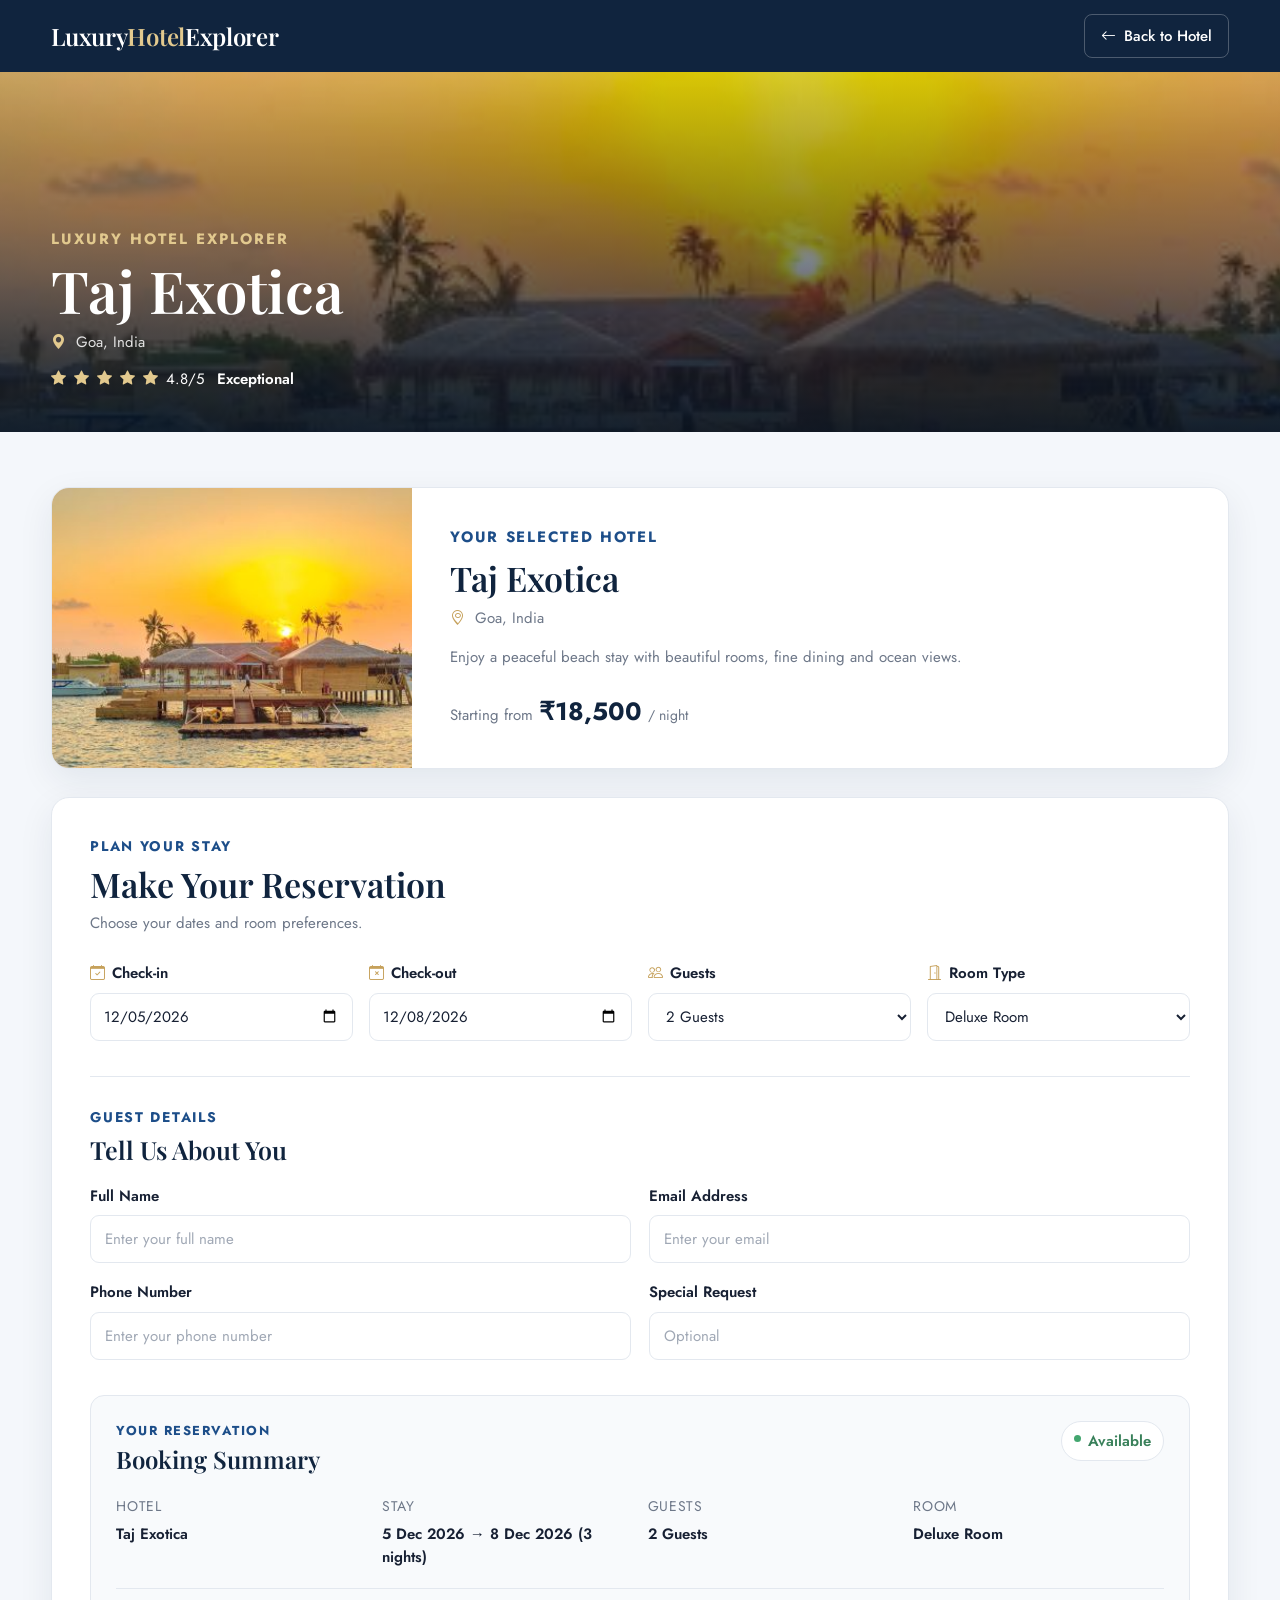
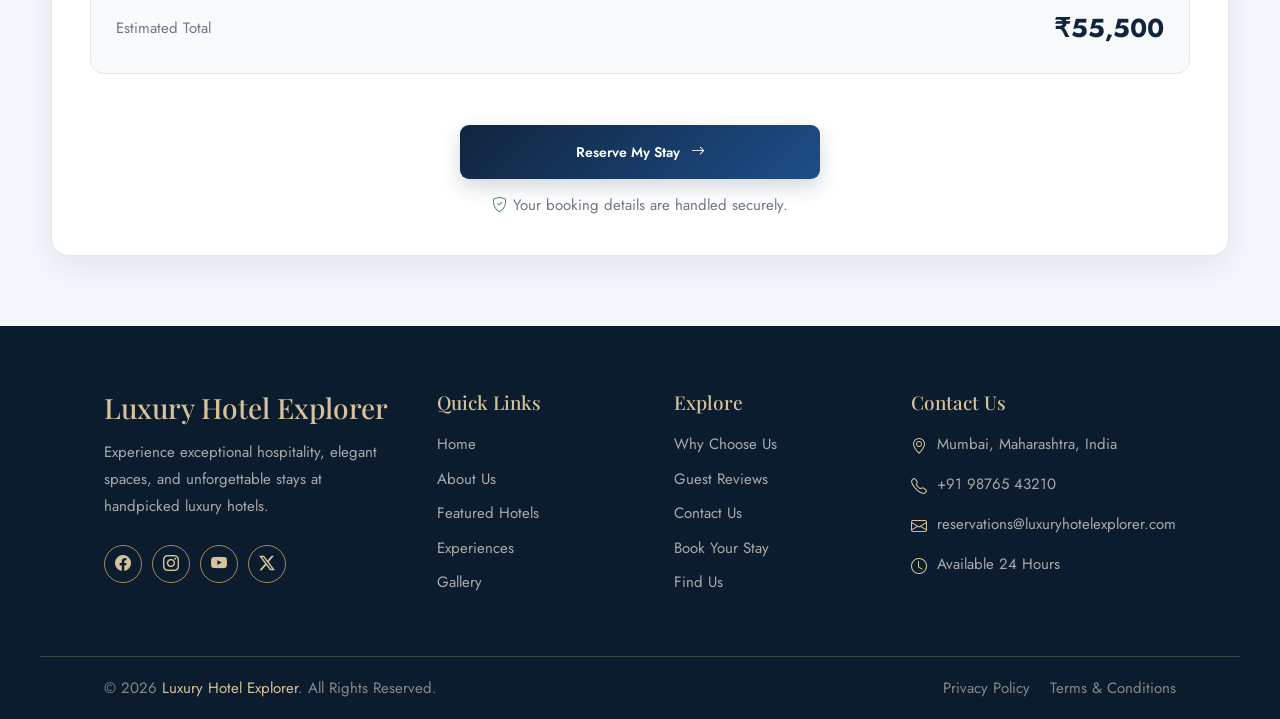
<file: booking.html>
<!DOCTYPE html>
<html lang="en">

<head>
    <meta charset="UTF-8">
    <meta name="viewport" content="width=device-width, initial-scale=1.0">

    <title>Luxury Hotel Explorer</title>

    <!-- Bootstrap -->
    <link href="https://cdn.jsdelivr.net/npm/bootstrap@5.3.3/dist/css/bootstrap.min.css" rel="stylesheet">

    <!-- Bootstrap Icons -->
    <link href="https://cdn.jsdelivr.net/npm/bootstrap-icons@1.11.3/font/bootstrap-icons.css" rel="stylesheet">

   <!-- fonts      -->
 <link rel="preconnect" href="https://fonts.googleapis.com">
<link rel="preconnect" href="https://fonts.gstatic.com" crossorigin>

<link href="https://fonts.googleapis.com/css2?family=Jost:wght@100;200;300;400;500;600;700;800;900&family=Playfair+Display:ital,wght@0,400;0,500;0,600;0,700;0,800;0,900;1,400;1,500;1,600;1,700;1,800;1,900&display=swap" rel="stylesheet">

    <!-- Main Website CSS -->
    <link rel="stylesheet" href="style.css">

    <!-- Booking Page CSS -->
    <link rel="stylesheet" href="booking.css">
</head>

<body>

<!-- =========================================================
     BOOKING PAGE
     ========================================================= -->

<div class="booking-page">

    <!-- HEADER -->
    <header class="booking-header" id="bookingHeader">

        <div class="booking-header-inner">

            <a href="index.html" class="booking-logo"> Luxury<span>Hotel</span>Explorer  </a>
            <a href="hotel-details.html?hotel=1" class="back-hotel" id="backHotel">
                <i class="bi bi-arrow-left"></i>
                Back to Hotel </a>
        </div>

    </header>


    <!-- HERO -->
    <section class="booking-hero">

    <div
        class="booking-hero-image"
        style="background-image: url('images/Taj-Exotica.jpg');">
    </div>

    <div class="booking-hero-overlay"></div>

    <div class="booking-hero-content">

        <span class="booking-eyebrow">
            Luxury Hotel Explorer
        </span>

        <h1 id="bookingHotelName"> </h1>

        <p>
            <i class="bi bi-geo-alt-fill"></i> <span id="bookingHotelLocation"></span> </p>

        <div class="booking-rating">

            <i class="bi bi-star-fill"></i>
            <i class="bi bi-star-fill"></i>
            <i class="bi bi-star-fill"></i>
            <i class="bi bi-star-fill"></i>
            <i class="bi bi-star-fill"></i>

            <span id="bookingHotelRating"></span>

            <strong>
                Exceptional
            </strong>

        </div>

    </div>

</section>


    <!-- MAIN BOOKING AREA -->
    <main class="booking-main">
        <div class="booking-container">
            <!-- HOTEL PREVIEW -->
            <section class="hotel-preview-card">

    <div class="hotel-preview-image">

        <img id="previewHotelImage" src="" alt="">
       </div>

    <div class="hotel-preview-content">

        <span class="preview-label"> YOUR SELECTED HOTEL  </span>
        <h2 id="previewHotelName"></h2>
        <p class="preview-location">
            <i class="bi bi-geo-alt"></i>
            <span id="previewHotelLocation"></span>
        </p>
        <p class="preview-description" id="previewHotelDescription">
            <!-- Enjoy a peaceful beach stay with beautiful rooms,
            fine dining and ocean views. -->
        </p>

        <div class="preview-price">
            <span> Starting from </span>
            <strong id="previewHotelPrice">
                <!-- ₹18,500 --> </strong>
            <small> / night</small>
        </div>
    </div>
</section>

            <!-- BOOKING FORM -->
            <section class="booking-card">
                <div class="booking-card-header">
                    <span> PLAN YOUR STAY </span>
                    <h2>Make Your Reservation </h2>
                    <p> Choose your dates and room preferences. </p>
                </div>

                <form action="" id="bookingForm" >
        <!-- BOOKING OPTIONS -->
                    <div class="booking-options">
         <!-- CHECK IN -->
                   <div class="booking-input">
                            <label for="checkIn"> <i class="bi bi-calendar-check"></i> Check-in </label>
                    <input type="date" id="checkIn" name="check_in" required>
                </div>
         <!-- CHECK OUT -->
                        <div class="booking-input">
                            <label for="checkOut"> <i class="bi bi-calendar-x"></i> Check-out </label>
                        <input type="date" id="checkOut" name="check_out" required>
                        </div>

                        <!-- GUESTS -->
                        <div class="booking-input">
                         <label for="guests"> <i class="bi bi-people"></i>  Guests </label>
                        <select id="guests" name="guests" required>
                               <option value="1"> 1 Guest</option>
                                <option value="2" selected> 2 Guests</option>
                                <option value="3">3 Guests</option>    
                                <option value="4">4 Guests </option>
                            </select>
                        </div>

                        <!-- ROOM -->
                        <div class="booking-input">
                            <label for="roomType"><i class="bi bi-door-open"></i> Room Type</label>
                            <select id="roomType" name="room_type" required>
                                <option value="Deluxe Room"> Deluxe Room </option>
                                <option value="Executive Room">Executive Room</option>
                                <option value="Luxury Suite"> Luxury Suite </option>
                            </select>
                        </div>

                    </div>


                    <!-- GUEST DETAILS -->
                    <div class="guest-details">
                        <div class="booking-card-header small">
                            <span> GUEST DETAILS </span>
                            <h3> Tell Us About You</h3>
                        </div>
                        <div class="guest-grid">
                            <div class="guest-input">
                                <label for="fullName">Full Name</label>
                                <input type="text" id="fullName" name="full_name" placeholder="Enter your full name" required>
                            </div>
                            <div class="guest-input">
                                <label for="email"> Email Address</label>
                                <input type="email" id="email" name="email" placeholder="Enter your email" required>
                            </div>
                            <div class="guest-input">
                                <label for="phone"> Phone Number </label>
                                <input type="tel" id="phone" name="phone" placeholder="Enter your phone number">
                            </div>
                            <div class="guest-input">
                                <label for="specialRequest"> Special Request </label>
                                <input type="text" id="specialRequest" name="special_request" placeholder="Optional">
                            </div>
                        </div>
                    </div>


                    <!-- SUMMARY -->
                    <div class="reservation-summary">

                        <div class="summary-header">

                            <div>

                                <span>
                                    YOUR RESERVATION
                                </span>

                                <h3>
                                    Booking Summary
                                </h3>

                            </div>

                            <div class="availability">

                                <span class="availability-dot"></span>

                                Available

                            </div>

                        </div>


                        <div class="summary-details">

                            <div class="summary-item">

                                <span>
                                    Hotel
                                </span>

                                <strong id="summaryHotelName">
                                    <!-- Taj Exotica -->
                                </strong>

                            </div>


                            <div class="summary-item">

                                <span>
                                    Stay
                                </span>

                                <strong id="summaryDates">
                                    Select your dates
                                </strong>

                            </div>


                            <div class="summary-item">

                                <span>
                                    Guests
                                </span>

                                <strong id="summaryGuests">
                                    2 Guests
                                </strong>

                            </div>


                            <div class="summary-item">

                                <span>
                                    Room
                                </span>

                                <strong id="summaryRoom">
                                    Deluxe Room
                                </strong>

                            </div>

                        </div>


                        <div class="summary-total">

                            <span>
                                Estimated Total
                            </span>

                            <strong id="summaryTotal">
                                ₹0
                            </strong>

                        </div>

                    </div>


                    <!-- ERROR -->
                    <div class="form-error" id="formError"></div>


                    <!-- RESERVE BUTTON -->
                    <div class="reserve-area">

                        <button
                            type="submit"
                            id="reserveBtn"
                            class="reserve-btn">

                            <span class="btn-text">
                                Reserve My Stay
                                <i class="bi bi-arrow-right"></i>
                            </span>

                            <span class="btn-loading">
                                Processing...
                            </span>

                            <span class="btn-done">
                                Reservation Sent
                                <i class="bi bi-check-circle"></i>
                            </span>

                        </button>

                    </div>


                    <p class="secure-note">
                        <i class="bi bi-shield-check"></i>
                        Your booking details are handled securely.
                    </p>

                </form>

            </section>


        </div>

    </main>


    <!-- CONFIRMATION -->
    <section
        class="confirmation-section"
        id="confirmationSection">

        <div class="confirmation-card">

            <div class="confirmation-icon">
                <i class="bi bi-check-lg"></i>
            </div>

            <span>
                RESERVATION RECEIVED
            </span>

            <h2>
                Your Stay Is Ready
            </h2>

            <p>
                Thank you, <strong id="confirmName">Guest</strong>.
                Your reservation request for
                <strong id="confirmHotelName"></strong>
                has been received.
            </p>

            <a
                href="index.html"
                class="confirmation-home">
                Back to Home
            </a>

        </div>

    </section>


<!-- FOOTER -->
<!-- <footer class="booking-footer">

    <div class="booking-footer-inner">

        <div class="footer-brand">
            <h3>Luxury Hotel Explorer</h3>
            <p>
                Discover exceptional stays, beautiful destinations,
                and unforgettable luxury experiences.
            </p>
        </div>


        <div class="footer-links">

            <a href="index.html">Home</a>
            <a href="hotels.html">Hotels</a>
            <a href="destinations.html">Destinations</a>
            <a href="experiences.html">Experiences</a>
            <a href="about.html">About</a>
            <a href="contact.html">Contact</a>

        </div>

    </div>

    <div class="footer-bottom">

        <p>
            © 2026 Luxury Hotel Explorer.
            All Rights Reserved.
        </p>

        <span>
            Luxury stays. Memorable journeys.
        </span>

    </div>

</footer> -->

<footer class="luxury-footer">
    <div class="luxury-footer-main">
        <div class="luxury-footer-brand">
            <h2>Luxury Hotel Explorer</h2>
            <p>Experience exceptional hospitality, elegant spaces, and unforgettable stays at handpicked luxury hotels.</p>
            <div class="luxury-footer-social">
                <a href="#"><i class="bi bi-facebook"></i></a>
                <a href="#"><i class="bi bi-instagram"></i></a>
                <a href="#"><i class="bi bi-youtube"></i></a>
                <a href="#"><i class="bi bi-twitter-x"></i></a>
            </div>
        </div>
        <div class="luxury-footer-column">
            <h3 style="color:#d7c29a">Quick Links</h3>
            <a href="#home">Home</a>
            <a href="#about">About Us</a>
            <a href="#featured">Featured Hotels</a>
            <a href="#experiences">Experiences</a>
            <a href="#gallery">Gallery</a>
        </div>
        <div class="luxury-footer-column">
            <h3 style="color:#d7c29a">Explore</h3>
            <a href="#why-us">Why Choose Us</a>
            <a href="#reviews">Guest Reviews</a>
            <a href="#contact">Contact Us</a>
            <a href="#booking">Book Your Stay</a>
            <a href="#location">Find Us</a>
        </div>
        <div class="luxury-footer-column luxury-footer-contact">
            <h3 style="color:#d7c29a">Contact Us</h3>
            <p><i class="bi bi-geo-alt"></i> Mumbai, Maharashtra, India</p>
            <p><i class="bi bi-telephone"></i> +91 98765 43210</p>
            <p><i class="bi bi-envelope"></i> reservations@luxuryhotelexplorer.com</p>
            <p><i class="bi bi-clock"></i> Available 24 Hours</p>
        </div>
    </div>
    <div class="luxury-footer-bottom">
        <p>© 2026 <span>Luxury Hotel Explorer</span>. All Rights Reserved.</p>
        <div>
            <a href="#">Privacy Policy</a>
            <a href="#">Terms & Conditions</a>
        </div>
    </div>
</footer>


</div>


<!-- BOOTSTRAP -->
<script src="https://cdn.jsdelivr.net/npm/bootstrap@5.3.3/dist/js/bootstrap.bundle.min.js"></script>


<!-- HOTEL PRICE FOR JAVASCRIPT -->
<!-- <script>
    const HOTEL_PRICE = 18500;
</script> -->
<script>
    const hotels = {
        1: {
            name: "Taj Exotica",
            location: "Goa, India",
            image: "images/Taj-Exotica.jpg",
            rating: "4.8/5",
            description: "Enjoy a peaceful beach stay with beautiful rooms, fine dining and ocean views.",
            price: 18500
        },

        2: {
            name: "The Leela Palace",
            location: "New Delhi, India",
            image: "images/Leela-Palace.jpg",
            rating: "4.9/5",
            description: "A beautiful luxury hotel with royal interiors, delicious food and excellent service.",
            price: 22000
        },

        3: {
            name: "The Oberoi",
            location: "Mumbai, India",
            image: "images/Oberoi.jpg",
            rating: "4.8/5",
            description: "A stylish city hotel offering comfortable rooms and a relaxing luxury experience.",
            price: 20500
        },

        4: {
            name: "ITC Grand Chola",
            location: "Chennai, India",
            image: "images/Grand-Chola.jpg",
            rating: "4.7/5",
            description: "Experience grand architecture, spacious rooms and world-class dining facilities.",
            price: 16500
        },

        5: {
            name: "Rambagh Palace",
            location: "Jaipur, India",
            image: "images/Rambagh-Palace.jpg",
            rating: "4.9/5",
            description: "Stay in a royal atmosphere surrounded by beautiful gardens and historic charm.",
            price: 25000
        },

        6: {
            name: "Taj Lake Palace",
            location: "Udaipur, India",
            image: "images/Taj-Lake-Palace.jpg",
            rating: "4.9/5",
            description: "Enjoy a peaceful luxury escape surrounded by water, heritage and beautiful views.",
            price: 28000
        },

         7: {
            name:"Park Hyatt Seoul",
            location:"Seoul, South Korea",
            image:"images/Park-Seoul.jpg",
            rating:"4.8/5",
            description:"Enjoy refined urban luxury with stunning city views, elegant rooms, exceptional dining, and relaxing experiences in the heart of Seoul.",
            price:"₹23,500",

        },

        8: {
            name:"Capella Bangkok",
            location:"Bangkok, Thailand",
            image:"images/Bangkok.jpg",
            rating:"4.7/5",
            description:"Experience riverside luxury with elegant rooms, beautiful Chao Phraya River views, fine dining, and personalized hospitality.",
            price:"₹32,000",
        },

        9: {
            name:"Raffles Singapore",
            location:"Singapore",
            image:"images/raffles.jpg",
            rating:"4.7/5",
            description:"Discover timeless luxury with elegant suites, historic charm, exceptional dining, and warm hospitality in the heart of Singapore.",
            price:"₹35,000",
        },

        10: {
            name:"Aman Tokyo",
            location:"Tokyo, Japan",
            image:"images/aman.jpg",
            rating:"4.8/5",
            description:"Enjoy serene Japanese-inspired luxury with spacious rooms, breathtaking city views, refined dining, and peaceful wellness experiences.",
            price:"₹45,000",
        },

        11: {
            name:"Soneva Fushi",
            location:"Baa Atoll, Maldives",
            image:"images/Baa Atoll.jpg",
            rating:"4.9/5",
            description:"Escape to a private island paradise with beautiful villas, pristine beaches, ocean adventures, and unforgettable tropical experiences.",
            price:"₹55,000",
        },

        12: {
            name:"Capella Ubud",
            location:"Ubud, Bali, Indonesia",
            image:"images/Capella.jpg",
            rating:"4.7/5",
            description:"Experience a unique jungle retreat surrounded by lush forests, luxurious tented stays, wellness experiences, and Balinese-inspired hospitality.",
            price:"₹38,000",
        },
    };

    const urlParams = new URLSearchParams(window.location.search);
    const hotelId = urlParams.get("hotel") || "1";
    const hotel = hotels[hotelId] || hotels[1];

    const HOTEL_PRICE = hotel.price;
</script>

<script>
    document.getElementById("bookingHotelName").textContent = hotel.name;
    document.getElementById("bookingHotelLocation").textContent = hotel.location;
    document.getElementById("bookingHotelRating").textContent = hotel.rating;

    document.getElementById("previewHotelImage").src = hotel.image;
    document.getElementById("previewHotelImage").alt = hotel.name;
    document.getElementById("previewHotelName").textContent = hotel.name;
    document.getElementById("previewHotelLocation").textContent = hotel.location;
    document.getElementById("previewHotelDescription").textContent = hotel.description;
    document.getElementById("previewHotelPrice").textContent =
        "₹" + hotel.price.toLocaleString("en-IN");

    document.getElementById("summaryHotelName").textContent = hotel.name;
    document.getElementById("confirmHotelName").textContent = hotel.name;

    document.getElementById("backHotel").href =
    "hotel-details.html?hotel=" + hotelId;
</script>


<!-- BOOKING JS -->
<script src="booking.js"></script>

</body>
</html>
</file>
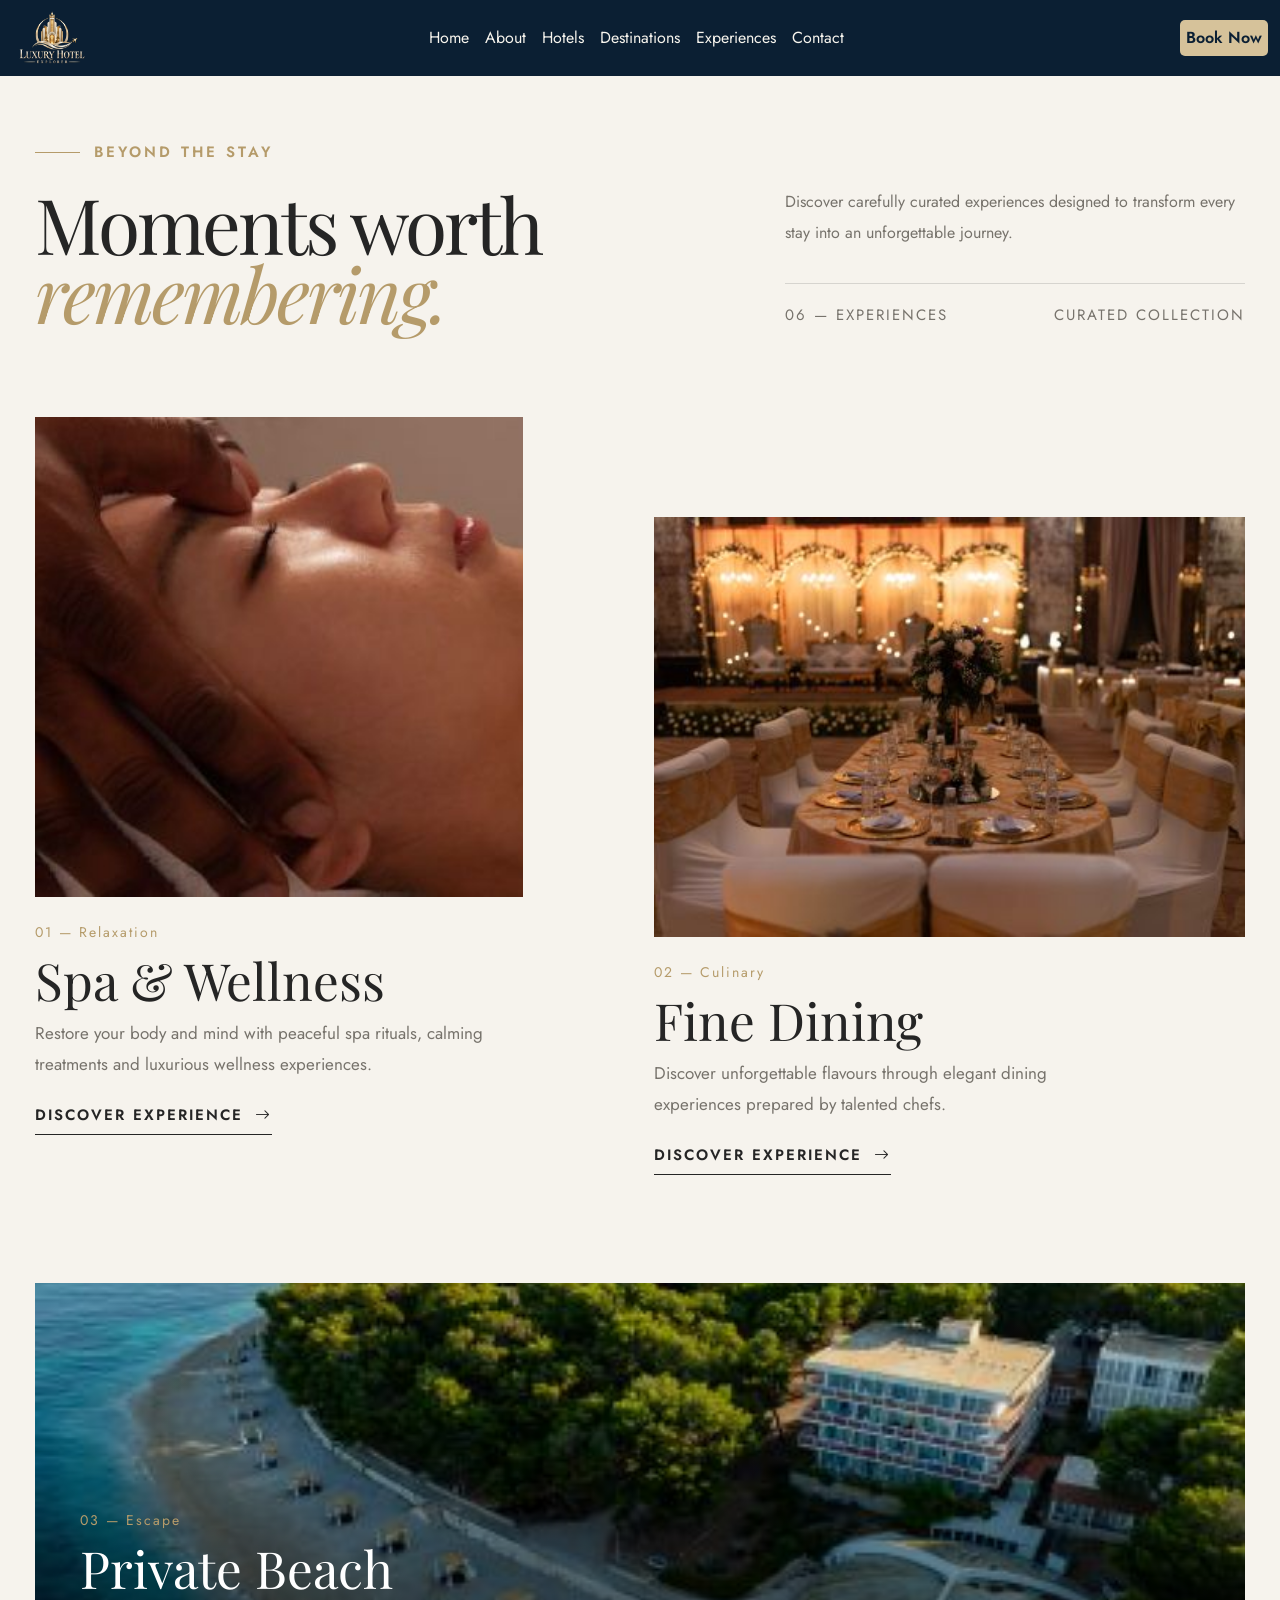
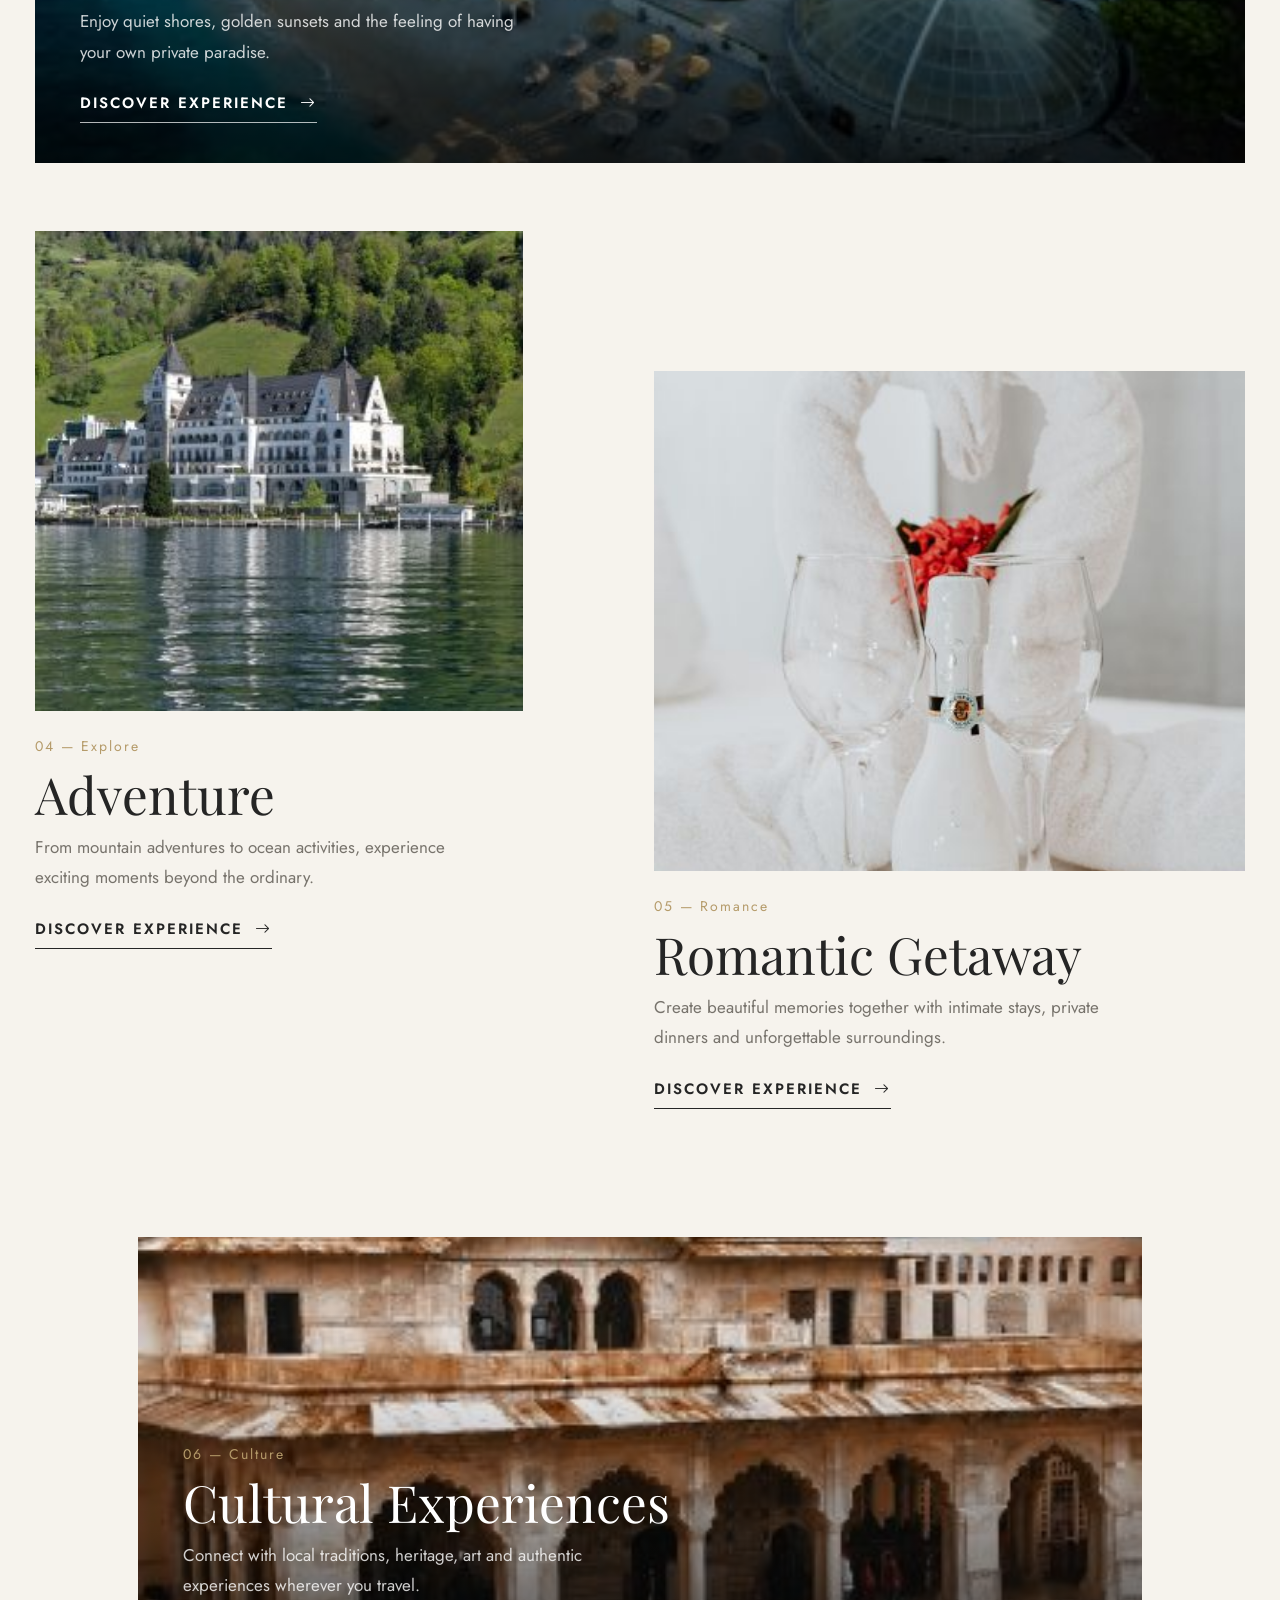
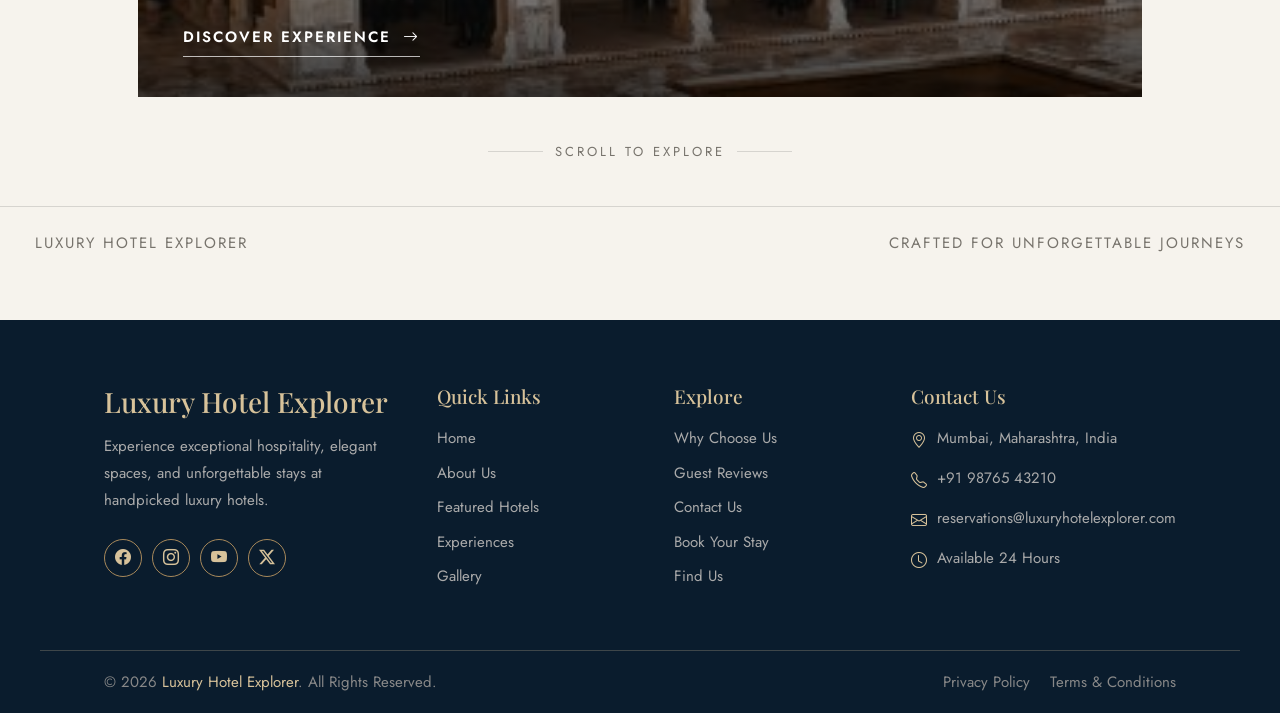
<file: experiences.html>
<!DOCTYPE html>
<html lang="en">

<head>

    <meta charset="UTF-8">
    <meta name="viewport" content="width=device-width, initial-scale=1.0">

    <title>Experiences | Luxury Hotel Explorer</title>

    <!-- Bootstrap CSS -->
    <link
        href="https://cdn.jsdelivr.net/npm/bootstrap@5.3.8/dist/css/bootstrap.min.css"
        rel="stylesheet"
    >

    <!-- Bootstrap Icons -->
    <link
        rel="stylesheet"
        href="https://cdn.jsdelivr.net/npm/bootstrap-icons@1.11.3/font/bootstrap-icons.css"
    >

    <!-- Google Fonts -->
      <link rel="preconnect" href="https://fonts.googleapis.com">
<link rel="preconnect" href="https://fonts.gstatic.com" crossorigin>

<link href="https://fonts.googleapis.com/css2?family=Jost:wght@100;200;300;400;500;600;700;800;900&family=Playfair+Display:ital,wght@0,400;0,500;0,600;0,700;0,800;0,900;1,400;1,500;1,600;1,700;1,800;1,900&display=swap" rel="stylesheet">


    <!-- Main CSS -->
    <link rel="stylesheet" href="style.css">

</head>

<body>


<!-- NAVBAR -->

<nav class="navbar navbar-expand-lg ">
  <div class="container-fluid">
    <!-- <a class="navbar-brand" href="index.html">Luxury Hotel Explorer</a> -->
     <img src="images/logo.png" alt="logo" width="80px" height="60px">
    <button class="navbar-toggler" type="button" data-bs-toggle="collapse" data-bs-target="#navbarSupportedContent" aria-controls="navbarSupportedContent" aria-expanded="false" aria-label="Toggle navigation">
      <span class="navbar-toggler-icon"></span>
    </button>
    <div class="collapse navbar-collapse" id="navbarSupportedContent">
      <ul class="navbar-nav mx-auto mb-2 mb-lg-0">
        <li class="nav-item">
          <a class="nav-link " aria-current="page" href="index.html">Home</a>
        </li>
        <li class="nav-item">
          <a class="nav-link " href="about.html">About</a>
        </li>
        <li class="nav-item">
          <a class="nav-link " href="hotels.html">Hotels</a>
        </li>
        <!-- <li class="nav-item dropdown">
          <a class="nav-link dropdown-toggle" href="#" role="button" data-bs-toggle="dropdown" aria-expanded="false">
            Dropdown
          </a>
          <ul class="dropdown-menu">
            <li><a class="dropdown-item" href="#">Action</a></li>
            <li><a class="dropdown-item" href="#">Another action</a></li>
            <li><hr class="dropdown-divider"></li>
            <li><a class="dropdown-item" href="#">Something else here</a></li>
          </ul>
        </li> -->
        <li class="nav-item">
          <a class="nav-link " href="destinations.html">Destinations</a>
        </li>
        <li class="nav-item">
          <a class="nav-link " href="experiences.html">Experiences</a>
        </li>
        <!-- <li class="nav-item">
          <a class="nav-link" href="about.html">About</a>
        </li> -->
        <li class="nav-item">
          <a class="nav-link " href="contact.html">Contact</a>
        </li>
      </ul>
      <a href="booking.html" class="btn book-btn book">Book Now</a>
      <!-- <form class="d-flex" role="search">
        <input class="form-control me-2" type="search" placeholder="Search" aria-label="Search"/>
        <button class="btn btn-outline-success" type="submit">Search</button>
      </form> -->
    </div>
  </div>
</nav>

<!-- EXPERIENCES SECTION -->


<section class="experience-section" id="experiences">
    <!-- CUSTOM CURSOR -->

    <div class="experience-cursor" id="experienceCursor">
            <div class="experience-cursor-inner">
              <span>View</span>
        </div>
    </div>
 <!-- HEADER -->

    <div class="experience-header">

        <div>

            <div class="experience-overline">
                Beyond the Stay
            </div>


            <h1 class="experience-title">

                Moments worth
                <em>remembering.</em>

            </h1>

        </div>


        <div>

            <p class="experience-intro">

                Discover carefully curated experiences designed
                to transform every stay into an unforgettable
                journey.

            </p>


            <div class="experience-index">

                <span>
                    06 — Experiences
                </span>

                <span>
                    Curated Collection
                </span>

            </div>

        </div>

    </div>

    <!-- EXPERIENCE GRID -->

    <div class="experience-grid">

    <!-- EXPERIENCE 01 -->
    <article class="experience-card experience-card-1">

        <div class="experience-media">
            <img
                src="images/spa.jpg"
                alt="Spa & Wellness"
                loading="lazy"
            >
        </div>

        <div class="experience-content">

            <div class="experience-number">
                01 — Relaxation
            </div>

            <h2 class="experience-name">
                Spa & Wellness
            </h2>

            <p class="experience-description">
                Restore your body and mind with peaceful spa rituals,
                calming treatments and luxurious wellness experiences.
            </p>

            <a href="contact.html" class="experience-link">
                Discover Experience
                <i class="bi bi-arrow-right"></i>
            </a>

        </div>

    </article>


    <!-- EXPERIENCE 02 -->
    <article class="experience-card experience-card-2">

        <div class="experience-media">
            <img
                src="images/dining.jpg"
                alt="Fine Dining"
                loading="lazy"
            >
        </div>

        <div class="experience-content">

            <div class="experience-number">
                02 — Culinary
            </div>

            <h2 class="experience-name">
                Fine Dining
            </h2>

            <p class="experience-description">
                Discover unforgettable flavours through elegant dining
                experiences prepared by talented chefs.
            </p>

            <a href="contact.html" class="experience-link">
                Discover Experience
                <i class="bi bi-arrow-right"></i>
            </a>

        </div>

    </article>


    <!-- EXPERIENCE 03 -->
    <article class="experience-card experience-card-3 experience-card--overlay">

        <div class="experience-media">

            <img
                src="images/beach.jpg"
                alt="Private Beach"
                loading="lazy"
            >

            <div class="experience-image-shade"></div>

        </div>

        <div class="experience-content">

            <div class="experience-number">
                03 — Escape
            </div>

            <h2 class="experience-name">
                Private Beach
            </h2>

            <p class="experience-description">
                Enjoy quiet shores, golden sunsets and the feeling
                of having your own private paradise.
            </p>

            <a href="contact.html" class="experience-link">
                Discover Experience
                <i class="bi bi-arrow-right"></i>
            </a>

        </div>

    </article>


    <!-- EXPERIENCE 04 -->
    <article class="experience-card experience-card-4">

        <div class="experience-media">
            <img
                src="images/adventure.jpg"
                alt="Adventure"
                loading="lazy"
            >
        </div>

        <div class="experience-content">

            <div class="experience-number">
                04 — Explore
            </div>

            <h2 class="experience-name">
                Adventure
            </h2>

            <p class="experience-description">
                From mountain adventures to ocean activities,
                experience exciting moments beyond the ordinary.
            </p>

            <a href="contact.html" class="experience-link">
                Discover Experience
                <i class="bi bi-arrow-right"></i>
            </a>

        </div>

    </article>


    <!-- EXPERIENCE 05 -->
    <article class="experience-card experience-card-5">

        <div class="experience-media">
            <img
                src="images/romantic.jpg"
                alt="Romantic Getaway"
                loading="lazy"
            >
        </div>

        <div class="experience-content">

            <div class="experience-number">
                05 — Romance
            </div>

            <h2 class="experience-name">
                Romantic Getaway
            </h2>

            <p class="experience-description">
                Create beautiful memories together with intimate stays,
                private dinners and unforgettable surroundings.
            </p>

            <a href="contact.html" class="experience-link">
                Discover Experience
                <i class="bi bi-arrow-right"></i>
            </a>

        </div>

    </article>


    <!-- EXPERIENCE 06 -->
    <article class="experience-card experience-card-6 experience-card--overlay">

        <div class="experience-media">

            <img
                src="images/culture.jpg"
                alt="Cultural Experiences"
                loading="lazy"
            >

            <div class="experience-image-shade"></div>

        </div>

        <div class="experience-content">

            <div class="experience-number">
                06 — Culture
            </div>

            <h2 class="experience-name">
                Cultural Experiences
            </h2>

            <p class="experience-description">
                Connect with local traditions, heritage, art and
                authentic experiences wherever you travel.
            </p>

            <a href="contact.html" class="experience-link">
                Discover Experience
                <i class="bi bi-arrow-right"></i>
            </a>

        </div>

    </article>

</div>



    <!-- SCROLL CUE -->

    <div class="experience-scroll-cue">

        <span class="experience-scroll-line"></span>

        Scroll to explore

        <span class="experience-scroll-line"></span>

    </div>



    <!-- FOOTNOTE -->

    <div class="experience-footnote">

        <span>
            Luxury Hotel Explorer
        </span>

        <span>
            Crafted for unforgettable journeys
        </span>

    </div>


</section>




     <!-- FOOTER -->
  <footer class="luxury-footer">
    <div class="luxury-footer-main">
        <div class="luxury-footer-brand">
            <h2>Luxury Hotel Explorer</h2>
            <p>Experience exceptional hospitality, elegant spaces, and unforgettable stays at handpicked luxury hotels.</p>
            <div class="luxury-footer-social">
                <a href="#"><i class="bi bi-facebook"></i></a>
                <a href="#"><i class="bi bi-instagram"></i></a>
                <a href="#"><i class="bi bi-youtube"></i></a>
                <a href="#"><i class="bi bi-twitter-x"></i></a>
            </div>
        </div>
        <div class="luxury-footer-column">
            <h3 style="color:#d7c29a">Quick Links</h3>
            <a href="#home">Home</a>
            <a href="#about">About Us</a>
            <a href="#featured">Featured Hotels</a>
            <a href="#experiences">Experiences</a>
            <a href="#gallery">Gallery</a>
        </div>
        <div class="luxury-footer-column">
            <h3 style="color:#d7c29a">Explore</h3>
            <a href="#why-us">Why Choose Us</a>
            <a href="#reviews">Guest Reviews</a>
            <a href="#contact">Contact Us</a>
            <a href="#booking">Book Your Stay</a>
            <a href="#location">Find Us</a>
        </div>
        <div class="luxury-footer-column luxury-footer-contact">
            <h3 style="color:#d7c29a">Contact Us</h3>
            <p><i class="bi bi-geo-alt"></i> Mumbai, Maharashtra, India</p>
            <p><i class="bi bi-telephone"></i> +91 98765 43210</p>
            <p><i class="bi bi-envelope"></i> reservations@luxuryhotelexplorer.com</p>
            <p><i class="bi bi-clock"></i> Available 24 Hours</p>
        </div>
    </div>
    <div class="luxury-footer-bottom">
        <p>© 2026 <span>Luxury Hotel Explorer</span>. All Rights Reserved.</p>
        <div>
            <a href="#">Privacy Policy</a>
            <a href="#">Terms & Conditions</a>
        </div>
    </div>
</footer>




<!-- Bootstrap JS -->

<script
    src="https://cdn.jsdelivr.net/npm/bootstrap@5.3.8/dist/js/bootstrap.bundle.min.js"
></script>


<!-- Main JavaScript -->

<script src="script.js"></script>


</body>

</html>
</file>
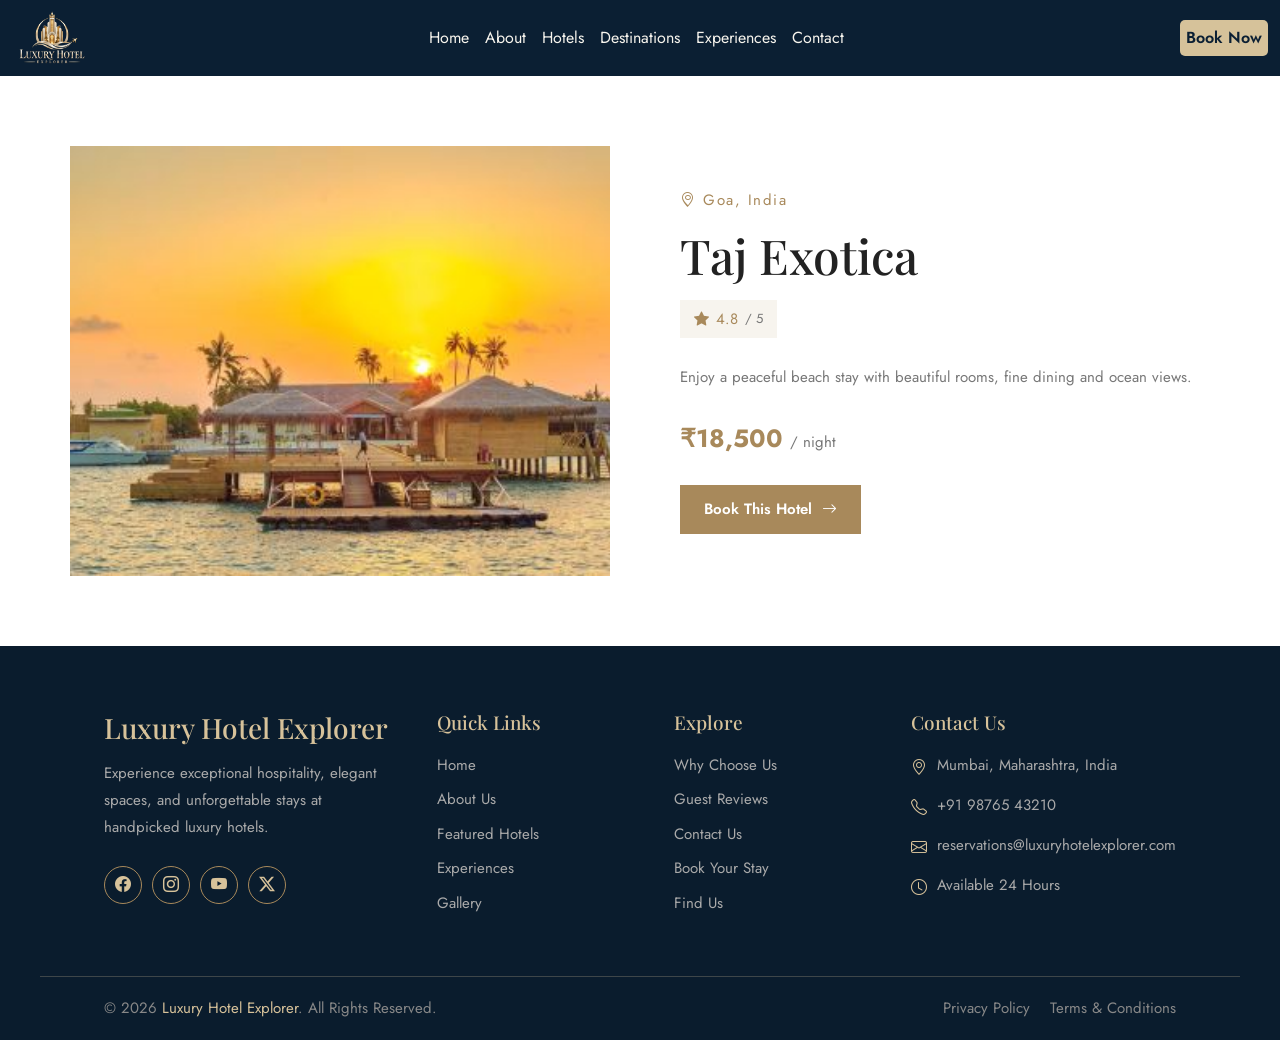
<file: hotel-details.html>
<!DOCTYPE html>
<html lang="en">
<head>
    <meta charset="UTF-8">
    <meta name="viewport" content="width=device-width, initial-scale=1.0">
    <title>Luxury Hotel Explorer</title>
    <link href="https://cdn.jsdelivr.net/npm/bootstrap@5.3.8/dist/css/bootstrap.min.css" rel="stylesheet">
    <link href="https://cdn.jsdelivr.net/npm/bootstrap-icons@1.11.3/font/bootstrap-icons.css" rel="stylesheet">
    <link rel="stylesheet" href="style.css">

    <!-- fonts      -->
 <link rel="preconnect" href="https://fonts.googleapis.com">
<link rel="preconnect" href="https://fonts.gstatic.com" crossorigin>

<link href="https://fonts.googleapis.com/css2?family=Jost:wght@100;200;300;400;500;600;700;800;900&family=Playfair+Display:ital,wght@0,400;0,500;0,600;0,700;0,800;0,900;1,400;1,500;1,600;1,700;1,800;1,900&display=swap" rel="stylesheet">

</head>
<body>
<nav class="navbar navbar-expand-lg ">
  <div class="container-fluid">
    <!-- <a class="navbar-brand" href="index.html">Luxury Hotel Explorer</a> -->
     <img src="images/logo.png" alt="logo" width="80px" height="60px">
    <button class="navbar-toggler" type="button" data-bs-toggle="collapse" data-bs-target="#navbarSupportedContent" aria-controls="navbarSupportedContent" aria-expanded="false" aria-label="Toggle navigation">
      <span class="navbar-toggler-icon"></span>
    </button>
    <div class="collapse navbar-collapse" id="navbarSupportedContent">
      <ul class="navbar-nav mx-auto mb-2 mb-lg-0">
        <li class="nav-item">
          <a class="nav-link" aria-current="page" href="index.html">Home</a>
        </li>
        <li class="nav-item">
          <a class="nav-link " href="about.html">About</a>
        </li>
        <li class="nav-item">
          <a class="nav-link " href="hotels.html">Hotels</a>
        </li>
        <!-- <li class="nav-item dropdown">
          <a class="nav-link dropdown-toggle" href="#" role="button" data-bs-toggle="dropdown" aria-expanded="false">
            Dropdown
          </a>
          <ul class="dropdown-menu">
            <li><a class="dropdown-item" href="#">Action</a></li>
            <li><a class="dropdown-item" href="#">Another action</a></li>
            <li><hr class="dropdown-divider"></li>
            <li><a class="dropdown-item" href="#">Something else here</a></li>
          </ul>
        </li> -->
        <li class="nav-item">
          <a class="nav-link " href="destinations.html">Destinations</a>
        </li>
        <li class="nav-item">
          <a class="nav-link " href="experiences.html">Experiences</a>
        </li>
        <!-- <li class="nav-item">
          <a class="nav-link" href="about.html">About</a>
        </li> -->
        <li class="nav-item">
          <a class="nav-link " href="contact.html">Contact</a>
        </li>
      </ul>
      <a href="booking.html" class="btn book-btn book">Book Now</a>
      <!-- <form class="d-flex" role="search">
        <input class="form-control me-2" type="search" placeholder="Search" aria-label="Search"/>
        <button class="btn btn-outline-success" type="submit">Search</button>
      </form> -->
    </div>
  </div>
</nav>

<!-- <section class="hotel-details">

    <div class="hotel-details-image">
        <img src="images/Taj-Exotica.jpg" alt="Taj Exotica">
    </div>

    <div class="hotel-details-info">

        <span class="hotel-details-location">
            <i class="bi bi-geo-alt"></i> Goa, India
        </span>

        <h1>Taj Exotica</h1>

        <div class="hotel-details-rating">
            <i class="bi bi-star-fill"></i>
            4.8 <small>/ 5</small>
        </div>

        <p>
            Enjoy a peaceful beach stay with beautiful rooms,
            fine dining and ocean views.
        </p>

        <div class="hotel-details-price">
            <strong>₹18,500</strong>
            <span>/ night</span>
        </div>

        <a href="booking.html" class="hotel-details-btn">
            Book This Hotel
            <i class="bi bi-arrow-right"></i>
        </a>

    </div>

</section> -->
<section class="hotel-details">

    <div class="hotel-details-image">
        <img id="hotelImage" src="" alt="">
    </div>

    <div class="hotel-details-info">

        <span class="hotel-details-location">
            <i class="bi bi-geo-alt"></i>
            <span id="hotelLocation"></span>
        </span>

        <h1 id="hotelName"></h1>

        <div class="hotel-details-rating">
            <i class="bi bi-star-fill"></i>
            <span id="hotelRating"></span>
            <small>/ 5</small>
        </div>

        <p id="hotelDescription"></p>

        <div class="hotel-details-price">
            <strong id="hotelPrice"></strong>
            <span>/ night</span>
        </div>

        <a href="#" id="bookHotelBtn" class="hotel-details-btn">
            Book This Hotel
            <i class="bi bi-arrow-right"></i>
        </a>

    </div>

</section>


<footer class="luxury-footer">
    <div class="luxury-footer-main">
        <div class="luxury-footer-brand">
            <h2>Luxury Hotel Explorer</h2>
            <p>Experience exceptional hospitality, elegant spaces, and unforgettable stays at handpicked luxury hotels.</p>
            <div class="luxury-footer-social">
                <a href="#"><i class="bi bi-facebook"></i></a>
                <a href="#"><i class="bi bi-instagram"></i></a>
                <a href="#"><i class="bi bi-youtube"></i></a>
                <a href="#"><i class="bi bi-twitter-x"></i></a>
            </div>
        </div>
        <div class="luxury-footer-column">
            <h3 style="color:#d7c29a">Quick Links</h3>
            <a href="#home">Home</a>
            <a href="#about">About Us</a>
            <a href="#featured">Featured Hotels</a>
            <a href="#experiences">Experiences</a>
            <a href="#gallery">Gallery</a>
        </div>
        <div class="luxury-footer-column">
            <h3 style="color:#d7c29a">Explore</h3>
            <a href="#why-us">Why Choose Us</a>
            <a href="#reviews">Guest Reviews</a>
            <a href="#contact">Contact Us</a>
            <a href="#booking">Book Your Stay</a>
            <a href="#location">Find Us</a>
        </div>
        <div class="luxury-footer-column luxury-footer-contact">
            <h3 style="color:#d7c29a">Contact Us</h3>
            <p><i class="bi bi-geo-alt"></i> Mumbai, Maharashtra, India</p>
            <p><i class="bi bi-telephone"></i> +91 98765 43210</p>
            <p><i class="bi bi-envelope"></i> reservations@luxuryhotelexplorer.com</p>
            <p><i class="bi bi-clock"></i> Available 24 Hours</p>
        </div>
    </div>
    <div class="luxury-footer-bottom">
        <p>© 2026 <span>Luxury Hotel Explorer</span>. All Rights Reserved.</p>
        <div>
            <a href="#">Privacy Policy</a>
            <a href="#">Terms & Conditions</a>
        </div>
    </div>
</footer>

<script src="https://cdn.jsdelivr.net/npm/bootstrap@5.3.8/dist/js/bootstrap.bundle.min.js"></script>
<script>
    const hotels = {
        1: {
            name: "Taj Exotica",
            location: "Goa, India",
            image: "images/Taj-Exotica.jpg",
            rating: "4.8",
            description: "Enjoy a peaceful beach stay with beautiful rooms, fine dining and ocean views.",
            price: "₹18,500"
        },

        2: {
            name: "The Leela Palace",
            location: "New Delhi, India",
            image: "images/Leela-Palace.jpg",
            rating: "4.9",
            description: "A beautiful luxury hotel with royal interiors, delicious food and excellent service.",
            price: "₹22,000"
        },

        3: {
            name: "The Oberoi",
            location: "Mumbai, India",
            image: "images/Oberoi.jpg",
            rating: "4.8",
            description: "A stylish city hotel offering comfortable rooms and a relaxing luxury experience.",
            price: "₹20,500"
        },

        4: {
            name: "ITC Grand Chola",
            location: "Chennai, India",
            image: "images/Grand-Chola.jpg",
            rating: "4.7",
            description: "Experience grand architecture, spacious rooms and world-class dining facilities.",
            price: "₹16,500"
        },

        5: {
            name: "Rambagh Palace",
            location: "Jaipur, India",
            image: "images/Rambagh-Palace.jpg",
            rating: "4.9",
            description: "Stay in a royal atmosphere surrounded by beautiful gardens and historic charm.",
            price: "₹25,000"
        },

        6: {
            name: "Taj Lake Palace",
            location: "Udaipur, India",
            image: "images/Taj-Lake-Palace.jpg",
            rating: "4.9",
            description: "Enjoy a peaceful luxury escape surrounded by water, heritage and beautiful views.",
            price: "₹28,000"
        },

       7: {
            name:"Park Hyatt Seoul",
            location:"Seoul, South Korea",
            image:"images/Park-Seoul.jpg",
            rating:"4.8/5",
            description:"Enjoy refined urban luxury with stunning city views, elegant rooms, exceptional dining, and relaxing experiences in the heart of Seoul.",
            price:"₹23,500",

        },

        8: {
            name:"Capella Bangkok",
            location:"Bangkok, Thailand",
            image:"images/Bangkok.jpg",
            rating:"4.7/5",
            description:"Experience riverside luxury with elegant rooms, beautiful Chao Phraya River views, fine dining, and personalized hospitality.",
            price:"₹32,000",
        },

        9: {
            name:"Raffles Singapore",
            location:"Singapore",
            image:"images/raffles.jpg",
            rating:"4.7/5",
            description:"Discover timeless luxury with elegant suites, historic charm, exceptional dining, and warm hospitality in the heart of Singapore.",
            price:"₹35,000",
        },

        10: {
            name:"Aman Tokyo",
            location:"Tokyo, Japan",
            image:"images/aman.jpg",
            rating:"4.8/5",
            description:"Enjoy serene Japanese-inspired luxury with spacious rooms, breathtaking city views, refined dining, and peaceful wellness experiences.",
            price:"₹45,000",
        },

        11: {
            name:"Soneva Fushi",
            location:"Baa Atoll, Maldives",
            image:"images/Baa Atoll.jpg",
            rating:"4.9/5",
            description:"Escape to a private island paradise with beautiful villas, pristine beaches, ocean adventures, and unforgettable tropical experiences.",
            price:"₹55,000",
        },

        12: {
            name:"Capella Ubud",
            location:"Ubud, Bali, Indonesia",
            image:"images/Capella.jpg",
            rating:"4.7/5",
            description:"Experience a unique jungle retreat surrounded by lush forests, luxurious tented stays, wellness experiences, and Balinese-inspired hospitality.",
            price:"₹38,000",
        },
    };


    const urlParams = new URLSearchParams(window.location.search);
    const hotelId = urlParams.get("hotel");

    const hotel = hotels[hotelId] || hotels[1];


    document.getElementById("hotelImage").src = hotel.image;
    document.getElementById("hotelImage").alt = hotel.name;

    document.getElementById("hotelName").textContent = hotel.name;
    document.getElementById("hotelLocation").textContent = hotel.location;
    document.getElementById("hotelRating").textContent = hotel.rating;
    document.getElementById("hotelDescription").textContent = hotel.description;
    document.getElementById("hotelPrice").textContent = hotel.price;

    document.getElementById("bookHotelBtn").href =
        "booking.html?hotel=" + hotelId;
</script>
</body>
</html>
</file>
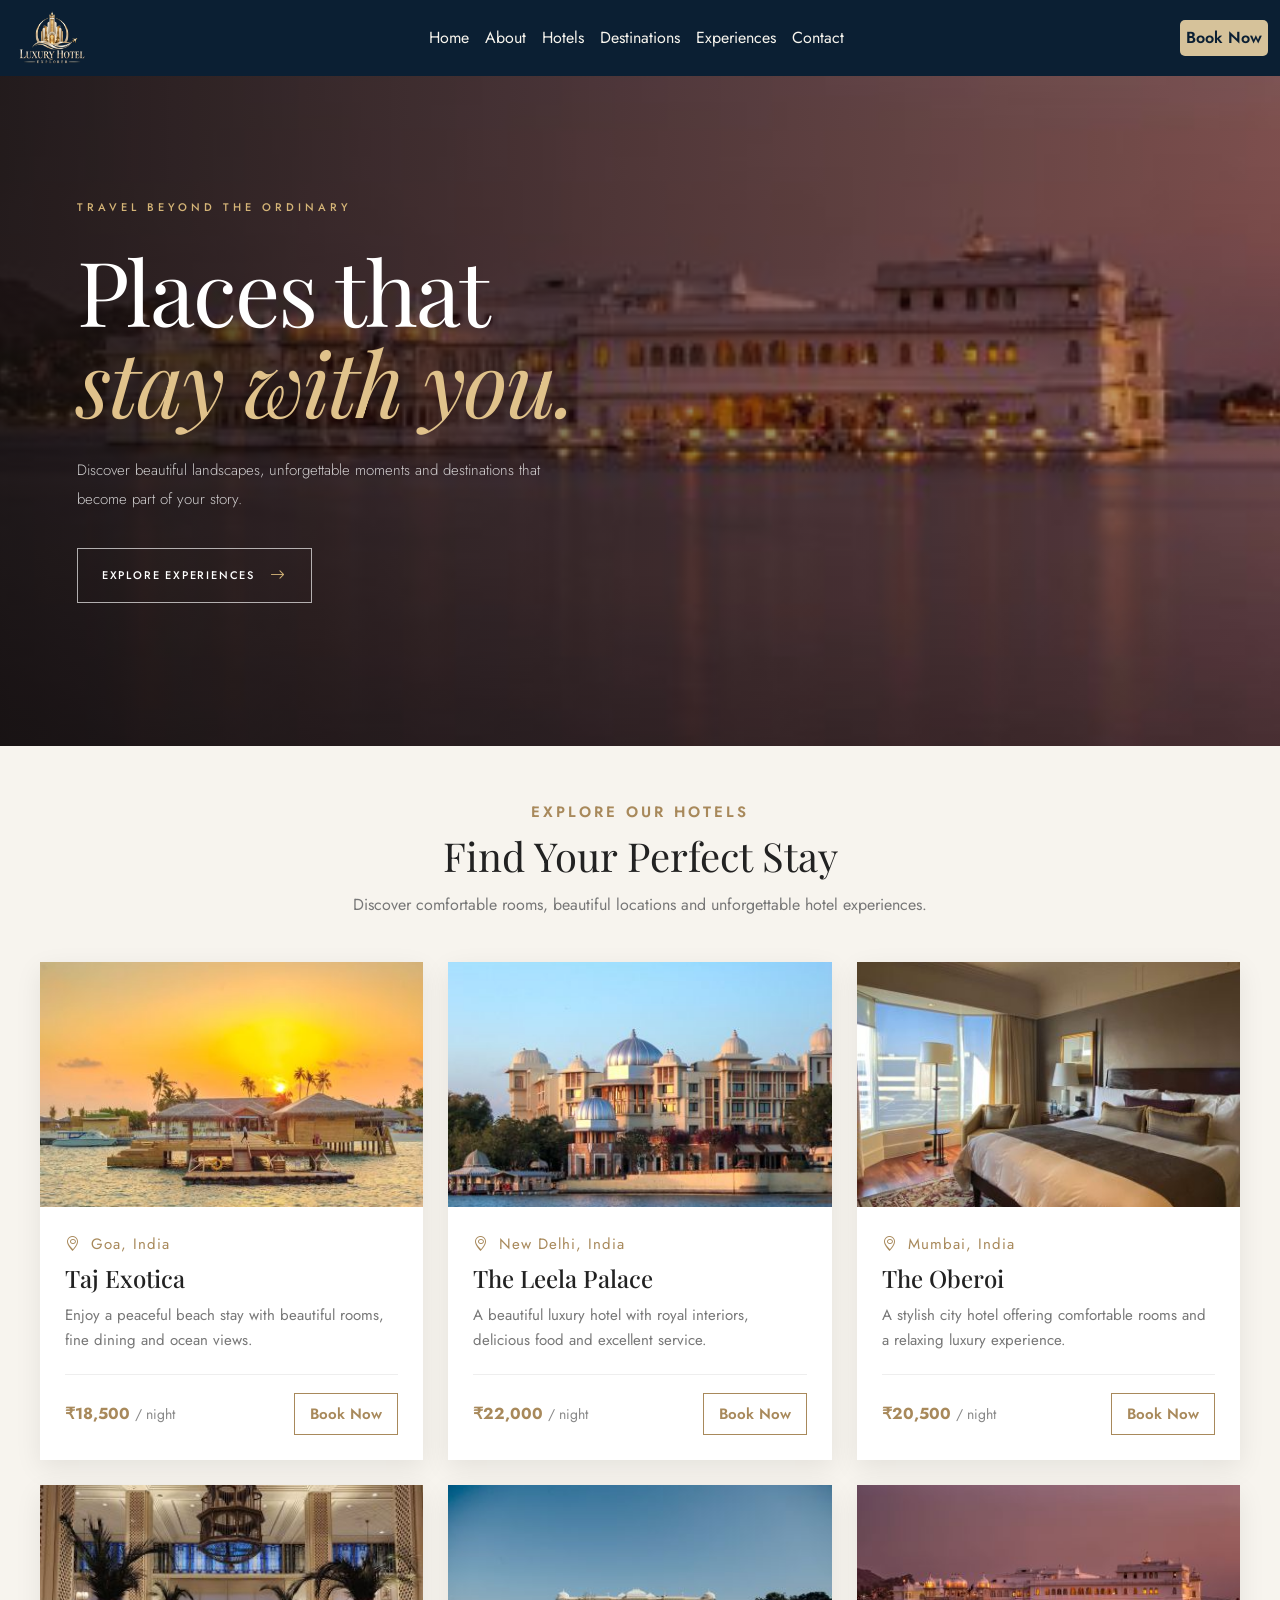
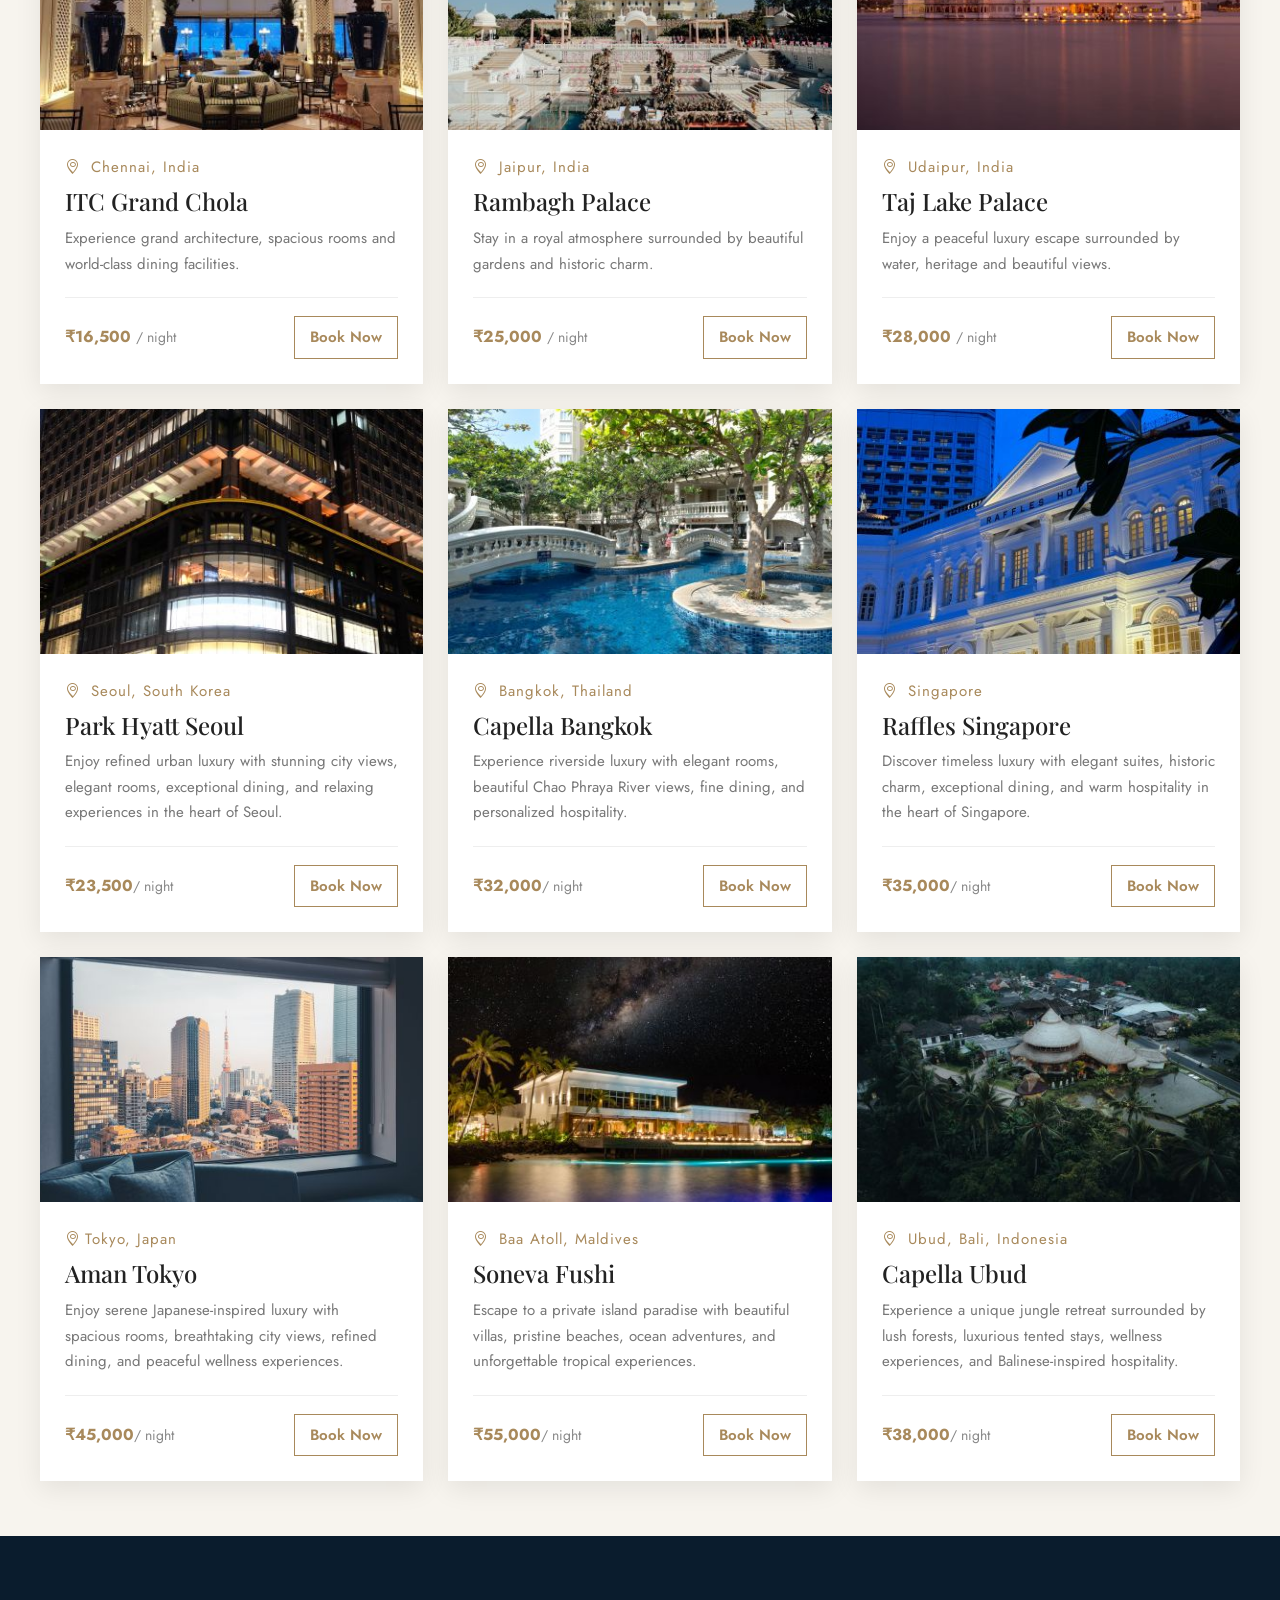
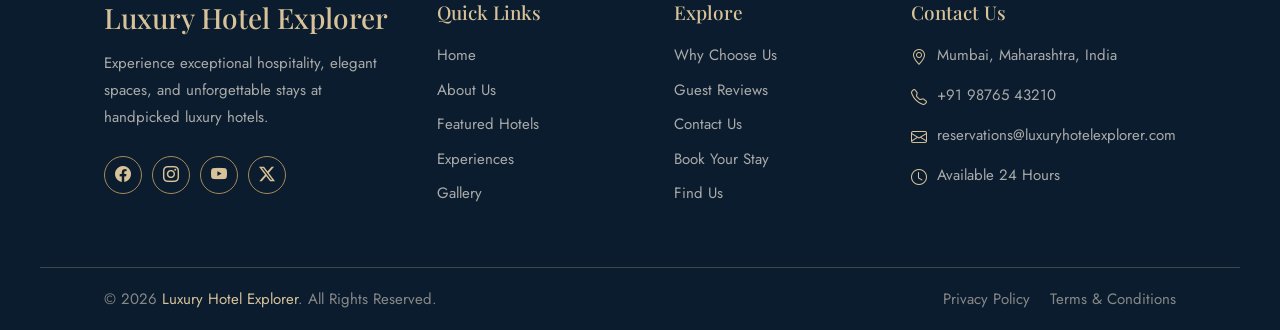
<file: hotels.html>
<!DOCTYPE html>
<html lang="en">
<head>
    <meta charset="UTF-8">
    <meta name="viewport" content="width=device-width, initial-scale=1.0">
    <title>Hotels - Luxury Hotel Explorer</title>

    <link href="https://cdn.jsdelivr.net/npm/bootstrap@5.3.8/dist/css/bootstrap.min.css" rel="stylesheet">
    <link href="https://cdn.jsdelivr.net/npm/bootstrap-icons@1.11.3/font/bootstrap-icons.css" rel="stylesheet">
    <link rel="stylesheet" href="style.css">
<!-- fonts      -->
 <link rel="preconnect" href="https://fonts.googleapis.com">
<link rel="preconnect" href="https://fonts.gstatic.com" crossorigin>

<link href="https://fonts.googleapis.com/css2?family=Jost:wght@100;200;300;400;500;600;700;800;900&family=Playfair+Display:ital,wght@0,400;0,500;0,600;0,700;0,800;0,900;1,400;1,500;1,600;1,700;1,800;1,900&display=swap" rel="stylesheet">


</head>

<body>
<nav class="navbar navbar-expand-lg ">
  <div class="container-fluid">
    <!-- <a class="navbar-brand" href="index.html">Luxury Hotel Explorer</a> -->
     <img src="images/logo.png" alt="logo" width="80px" height="60px">
    <button class="navbar-toggler" type="button" data-bs-toggle="collapse" data-bs-target="#navbarSupportedContent" aria-controls="navbarSupportedContent" aria-expanded="false" aria-label="Toggle navigation">
      <span class="navbar-toggler-icon"></span>
    </button>
    <div class="collapse navbar-collapse" id="navbarSupportedContent">
      <ul class="navbar-nav mx-auto mb-2 mb-lg-0">
        <li class="nav-item">
          <a class="nav-link " aria-current="page" href="index.html">Home</a>
        </li>
        <li class="nav-item">
          <a class="nav-link " href="about.html">About</a>
        </li>
        <li class="nav-item">
          <a class="nav-link " href="hotels.html">Hotels</a>
        </li>
        <!-- <li class="nav-item dropdown">
          <a class="nav-link dropdown-toggle" href="#" role="button" data-bs-toggle="dropdown" aria-expanded="false">
            Dropdown
          </a>
          <ul class="dropdown-menu">
            <li><a class="dropdown-item" href="#">Action</a></li>
            <li><a class="dropdown-item" href="#">Another action</a></li>
            <li><hr class="dropdown-divider"></li>
            <li><a class="dropdown-item" href="#">Something else here</a></li>
          </ul>
        </li> -->
        <li class="nav-item">
          <a class="nav-link " href="destinations.html">Destinations</a>
        </li>
        <li class="nav-item">
          <a class="nav-link " href="experiences.html">Experiences</a>
        </li>
        <!-- <li class="nav-item">
          <a class="nav-link" href="about.html">About</a>
        </li> -->
        <li class="nav-item">
          <a class="nav-link " href="contact.html">Contact</a>
        </li>
      </ul>
      <a href="booking.html" class="btn book-btn book">Book Now</a>
      <!-- <form class="d-flex" role="search">
        <input class="form-control me-2" type="search" placeholder="Search" aria-label="Search"/>
        <button class="btn btn-outline-success" type="submit">Search</button>
      </form> -->
    </div>
  </div>
</nav>


<!-- ============================================================
     SECTION 4 — CINEMATIC DESTINATION
     ============================================================ -->

<section class="destination-cinematic">

    <!-- BACKGROUND IMAGE -->
    <div class="destination-cinematic-image">
        <img
            src="images/Taj-Lake-Palace.jpg"
            alt="Luxury destination in Udaipur"
        >
    </div>

    <!-- DARK OVERLAY -->
    <div class="destination-cinematic-overlay"></div>


    <!-- CONTENT -->
    <div class="destination-cinematic-content">

        <p class="destination-cinematic-label">
            TRAVEL BEYOND THE ORDINARY
        </p>

        <h2>
            Places that<br>
            <em>stay with you.</em>
        </h2>

        <p class="destination-cinematic-description">
            Discover beautiful landscapes, unforgettable moments
            and destinations that become part of your story.
        </p>

        <a href="experiences.html" class="destination-cinematic-btn">
            <span>Explore Experiences</span>
            <i class="bi bi-arrow-right"></i>
        </a>

    </div>


    <!-- BOTTOM LOCATION -->
    <!-- <div class="destination-cinematic-location">

        <span class="location-line"></span>

        <span>Udaipur · Rajasthan · India</span>

    </div> -->

</section>




<section class="luxury-hotels">

    <div class="luxury-hotels-heading">

        <p>EXPLORE OUR HOTELS</p>

        <h1>Find Your Perfect Stay</h1>

        <span>
            Discover comfortable rooms, beautiful locations and unforgettable hotel experiences.
        </span>

    </div>


    <div class="luxury-hotel-grid">


        <!-- HOTEL 1 : TAJ EXOTICA -->
        <div class="luxury-hotel-card">

            <div class="luxury-hotel-image">

                <img src="images/Taj-Exotica.jpg" alt="Taj Exotica">

                <div class="luxury-hotel-overlay">

                    <a href="hotel-details.html?hotel=1">
                        View Details
                        <i class="bi bi-arrow-right"></i>
                    </a>

                </div>

            </div>


            <div class="luxury-hotel-info">

                <span class="luxury-hotel-location">
                    <i class="bi bi-geo-alt"></i> Goa, India
                </span>

                <h2>Taj Exotica</h2>

                <p>
                    Enjoy a peaceful beach stay with beautiful rooms, fine dining and ocean views.
                </p>

                <div class="luxury-hotel-bottom">

                    <strong>
                        ₹18,500 <small>/ night</small>
                    </strong>

                    <a href="booking.html?hotel=1">Book Now</a>

                </div>

            </div>

        </div>



        <!-- HOTEL 2 : THE LEELA PALACE -->
        <div class="luxury-hotel-card">

            <div class="luxury-hotel-image">

                <img src="images/Leela-Palace.jpg" alt="The Leela Palace">

                <div class="luxury-hotel-overlay">

                    <a href="hotel-details.html?hotel=2">
                        View Details
                        <i class="bi bi-arrow-right"></i>
                    </a>

                </div>

            </div>


            <div class="luxury-hotel-info">

                <span class="luxury-hotel-location">
                    <i class="bi bi-geo-alt"></i> New Delhi, India
                </span>

                <h2>The Leela Palace</h2>

                <p>
                    A beautiful luxury hotel with royal interiors, delicious food and excellent service.
                </p>

                <div class="luxury-hotel-bottom">

                    <strong>
                        ₹22,000 <small>/ night</small>
                    </strong>

                    <a href="booking.html?hotel=2">Book Now</a>

                </div>

            </div>

        </div>



        <!-- HOTEL 3 : THE OBEROI -->
        <div class="luxury-hotel-card">

            <div class="luxury-hotel-image">

                <img src="images/Oberoi.jpg" alt="The Oberoi">

                <div class="luxury-hotel-overlay">

                    <a href="hotel-details.html?hotel=3">
                        View Details
                        <i class="bi bi-arrow-right"></i>
                    </a>

                </div>

            </div>


            <div class="luxury-hotel-info">

                <span class="luxury-hotel-location">
                    <i class="bi bi-geo-alt"></i> Mumbai, India
                </span>

                <h2>The Oberoi</h2>

                <p>
                    A stylish city hotel offering comfortable rooms and a relaxing luxury experience.
                </p>

                <div class="luxury-hotel-bottom">

                    <strong>
                        ₹20,500 <small>/ night</small>
                    </strong>

                    <a href="booking.html?hotel=3">Book Now</a>

                </div>

            </div>

        </div>



        <!-- HOTEL 4 : ITC GRAND CHOLA -->
        <div class="luxury-hotel-card">

            <div class="luxury-hotel-image">

                <img src="images/Grand-Chola.jpg" alt="ITC Grand Chola">

                <div class="luxury-hotel-overlay">

                    <a href="hotel-details.html?hotel=4">
                        View Details
                        <i class="bi bi-arrow-right"></i>
                    </a>

                </div>

            </div>


            <div class="luxury-hotel-info">

                <span class="luxury-hotel-location">
                    <i class="bi bi-geo-alt"></i> Chennai, India
                </span>

                <h2>ITC Grand Chola</h2>

                <p>
                    Experience grand architecture, spacious rooms and world-class dining facilities.
                </p>

                <div class="luxury-hotel-bottom">

                    <strong>
                        ₹16,500 <small>/ night</small>
                    </strong>

                    <a href="booking.html?hotel=4">Book Now</a>

                </div>

            </div>

        </div>



        <!-- HOTEL 5 : RAMBAGH PALACE -->
        <div class="luxury-hotel-card">

            <div class="luxury-hotel-image">

                <img src="images/Rambagh-Palace.jpg" alt="Rambagh Palace">

                <div class="luxury-hotel-overlay">

                    <a href="hotel-details.html?hotel=5">
                        View Details
                        <i class="bi bi-arrow-right"></i>
                    </a>

                </div>

            </div>


            <div class="luxury-hotel-info">

                <span class="luxury-hotel-location">
                    <i class="bi bi-geo-alt"></i> Jaipur, India
                </span>

                <h2>Rambagh Palace</h2>

                <p>
                    Stay in a royal atmosphere surrounded by beautiful gardens and historic charm.
                </p>

                <div class="luxury-hotel-bottom">

                    <strong>
                        ₹25,000 <small>/ night</small>
                    </strong>

                    <a href="booking.html?hptel=5">Book Now</a>

                </div>

            </div>

        </div>



        <!-- HOTEL 6 : TAJ LAKE PALACE -->
        <div class="luxury-hotel-card">

            <div class="luxury-hotel-image">

                <img src="images/Taj-Lake-Palace.jpg" alt="Taj Lake Palace">

                <div class="luxury-hotel-overlay">

                    <a href="hotel-details.html?hotel=6">
                        View Details
                        <i class="bi bi-arrow-right"></i>
                    </a>

                </div>

            </div>


            <div class="luxury-hotel-info">

                <span class="luxury-hotel-location">
                    <i class="bi bi-geo-alt"></i> Udaipur, India
                </span>

                <h2>Taj Lake Palace</h2>

                <p>
                    Enjoy a peaceful luxury escape surrounded by water, heritage and beautiful views.
                </p>

                <div class="luxury-hotel-bottom">

                    <strong>
                        ₹28,000 <small>/ night</small>
                    </strong>

                    <a href="booking.html?hotel=6">Book Now</a>

                </div>

            </div>
        </div>

        <!-- HOTEL 7 :  -->
        <div class="luxury-hotel-card">

            <div class="luxury-hotel-image">

                <img src="images/Park-Seoul.jpg" alt="Park Hyatt Seoul">

                <div class="luxury-hotel-overlay">

                    <a href="hotel-details.html?hotel=7">
                        View Details
                        <i class="bi bi-arrow-right"></i>
                    </a>

                </div>

            </div>


            <div class="luxury-hotel-info">

                <span class="luxury-hotel-location">
                    <i class="bi bi-geo-alt"></i> Seoul, South Korea
                </span>

                <h2>Park Hyatt Seoul</h2>

                <p>Enjoy refined urban luxury with stunning city views, elegant rooms, exceptional dining, and relaxing experiences in the heart of Seoul.</p>
                
                <div class="luxury-hotel-bottom">

                    <strong>
                       ₹23,500<small>/ night</small>
                    </strong>

                    <a href="booking.html?hotel=7">Book Now</a>

                </div>

            </div>

    </div>
      <!-- HOTEL 8 :  -->
        <div class="luxury-hotel-card">

            <div class="luxury-hotel-image">

                <img src="images/Bangkok.jpg" alt="Capella Bangkok">

                <div class="luxury-hotel-overlay">

                    <a href="hotel-details.html?hotel=8">
                        View Details
                        <i class="bi bi-arrow-right"></i>
                    </a>

                </div>

            </div>


            <div class="luxury-hotel-info">

                <span class="luxury-hotel-location">
                    <i class="bi bi-geo-alt"></i> Bangkok, Thailand
                </span>

                <h2>Capella Bangkok</h2>

                <p>
                  Experience riverside luxury with elegant rooms, beautiful Chao Phraya River views, fine dining, and personalized hospitality.
                </p>

                <div class="luxury-hotel-bottom">

                    <strong>
                       ₹32,000<small>/ night</small>
                    </strong>

                    <a href="booking.html?hotel=8">Book Now</a>

                </div>

            </div>

    </div>
      <!-- HOTEL 9 :  -->
        <div class="luxury-hotel-card">

            <div class="luxury-hotel-image">

                <img src="images/raffles.jpg" alt="Raffles ">

                <div class="luxury-hotel-overlay">

                    <a href="hotel-details.html?hotel=9">
                        View Details
                        <i class="bi bi-arrow-right"></i>
                    </a>

                </div>

            </div>


            <div class="luxury-hotel-info">

                <span class="luxury-hotel-location">
                    <i class="bi bi-geo-alt"></i> Singapore
                </span>

                <h2>Raffles Singapore</h2>

                <p>
                    Discover timeless luxury with elegant suites, historic charm, exceptional dining, and warm hospitality in the heart of Singapore.
                </p>

                <div class="luxury-hotel-bottom">

                    <strong>
                       ₹35,000<small>/ night</small>
                    </strong>

                    <a href="booking.html?hotel=9">Book Now</a>

                </div>

            </div>

    </div>
      <!-- HOTEL 10 :  -->
        <div class="luxury-hotel-card">

            <div class="luxury-hotel-image">

                <img src="images/aman.jpg" alt="Aman Tokyo">

                <div class="luxury-hotel-overlay">

                    <a href="hotel-details.html?hotel=10">
                        View Details
                        <i class="bi bi-arrow-right"></i>
                    </a>

                </div>

            </div>


            <div class="luxury-hotel-info">

                <span class="luxury-hotel-location">
                    <i class="bi bi-geo-alt"></i>Tokyo, Japan
                </span>

                <h2>Aman Tokyo</h2>

                <p>
                  Enjoy serene Japanese-inspired luxury with spacious rooms, breathtaking city views, refined dining, and peaceful wellness experiences.
                </p>

                <div class="luxury-hotel-bottom">

                    <strong>
                       ₹45,000<small>/ night</small>
                    </strong>

                    <a href="booking.html?hotel=10">Book Now</a>

                </div>

            </div>

    </div>
      <!-- HOTEL 11 :  -->
        <div class="luxury-hotel-card">

            <div class="luxury-hotel-image">

                <img src="images/Baa Atoll.jpg" alt="Soneva Fushi">

                <div class="luxury-hotel-overlay">

                    <a href="hotel-details.html?hotel=11">
                        View Details
                        <i class="bi bi-arrow-right"></i>
                    </a>

                </div>

            </div>


            <div class="luxury-hotel-info">

                <span class="luxury-hotel-location">
                    <i class="bi bi-geo-alt"></i> Baa Atoll, Maldives
                </span>

                <h2>Soneva Fushi</h2>

                <p>
                   Escape to a private island paradise with beautiful villas, pristine beaches, ocean adventures, and unforgettable tropical experiences.
                </p>

                <div class="luxury-hotel-bottom">

                    <strong>
                       ₹55,000<small>/ night</small>
                    </strong>

                    <a href="booking.html?hotel=11">Book Now</a>

                </div>

            </div>

    </div>
      <!-- HOTEL 12 :  -->
        <div class="luxury-hotel-card">

            <div class="luxury-hotel-image">

                <img src="images/Capella.jpg" alt="Capella Ubud">

                <div class="luxury-hotel-overlay">

                    <a href="hotel-details.html?hotel=12">
                        View Details
                        <i class="bi bi-arrow-right"></i>
                    </a>

                </div>

            </div>


            <div class="luxury-hotel-info">

                <span class="luxury-hotel-location">
                    <i class="bi bi-geo-alt"></i> Ubud, Bali, Indonesia
                </span>

                <h2>Capella Ubud</h2>

                <p>
                   Experience a unique jungle retreat surrounded by lush forests, luxurious tented stays, wellness experiences, and Balinese-inspired hospitality.
                </p>

                <div class="luxury-hotel-bottom">

                    <strong>
                       ₹38,000<small>/ night</small>
                    </strong>

                    <a href="booking.html?hotel=12">Book Now</a>

                </div>

            </div>

    </div>

</section>


<footer class="luxury-footer">

    <div class="luxury-footer-main">

        <div class="luxury-footer-brand">

            <h2>Luxury Hotel Explorer</h2>

            <p>
                Experience exceptional hospitality, elegant spaces, and unforgettable stays at handpicked luxury hotels.
            </p>

            <div class="luxury-footer-social">

                <a href="#"><i class="bi bi-facebook"></i></a>
                <a href="#"><i class="bi bi-instagram"></i></a>
                <a href="#"><i class="bi bi-youtube"></i></a>
                <a href="#"><i class="bi bi-twitter-x"></i></a>

            </div>

        </div>


        <div class="luxury-footer-column">

            <h3 style="color:#d7c29a">Quick Links</h3>

            <a href="index.html">Home</a>
            <a href="about.html">About Us</a>
            <a href="hotels.html">Featured Hotels</a>
            <a href="experiences.html">Experiences</a>
            <a href="index.html">Gallery</a>

        </div>


        <div class="luxury-footer-column">

            <h3 style="color:#d7c29a">Explore</h3>

            <a href="index.html">Why Choose Us</a>
            <a href="index.html">Guest Reviews</a>
            <a href="contact.html">Contact Us</a>
            <a href="booking.html">Book Your Stay</a>
            <a href="index.html">Find Us</a>

        </div>


        <div class="luxury-footer-column luxury-footer-contact">

            <h3 style="color:#d7c29a">Contact Us</h3>

            <p>
                <i class="bi bi-geo-alt"></i> Mumbai, Maharashtra, India
            </p>

            <p>
                <i class="bi bi-telephone"></i> +91 98765 43210
            </p>

            <p>
                <i class="bi bi-envelope"></i> reservations@luxuryhotelexplorer.com
            </p>

            <p>
                <i class="bi bi-clock"></i> Available 24 Hours
            </p>

        </div>

    </div>


    <div class="luxury-footer-bottom">

        <p>
            © 2026 <span>Luxury Hotel Explorer</span>. All Rights Reserved.
        </p>

        <div>

            <a href="#">Privacy Policy</a>
            <a href="#">Terms & Conditions</a>

        </div>

    </div>

</footer>

<script src="https://cdn.jsdelivr.net/npm/bootstrap@5.3.8/dist/js/bootstrap.bundle.min.js"></script>

</body>
</html>
</file>
<file: style.css>
.navbar {
    background-color: #0b1f33 !important;
    display: flex;
    justify-content: space-around;
    position: sticky;
    top: 0;
    z-index: 1000;
}
.nav-link {
    color: #f8f5ee;
}
.nav-link:active {
    color: #d6c29a !important;
}
.nav-link:hover {
    color: #d6c29a !important;
}
.navbar .navbar-brand {
    color: #d6c29a !important;
}
.navbar-toggler {
    padding: var(--bs-navbar-toggler-padding-y) var(--bs-navbar-toggler-padding-x);
    font-size: var(--bs-navbar-toggler-font-size);
    line-height: 1;
    color: var(--bs-navbar-color);
    background-color: #d6c29ae0;
    border: var(--bs-border-width) solid var(--bs-navbar-toggler-border-color);
    border-radius: var(--bs-navbar-toggler-border-radius);
    transition: var(--bs-navbar-toggler-transition);
}
/* Book Now Button */
.book{
    background-color: #d6c29a;
    color: #0b1f33;
    padding: 5px ;
    border-radius: 5px;
    font-weight: 600;
    text-decoration: none;
    transition: 0.3s ease;
}

.book:hover {
    background-color: #f8f5ee;
    color: #0b1f33;
    transform: scale(1.1);
}


/* =========================================================
   HOTEL HERO CAROUSEL
   ========================================================= */

.hotel-hero {
    position: relative;
    width: 100%;
    height: 655px;
    overflow: hidden;
    background: #0b1f33;
}


/* SLIDER */

.hotel-slider {
    position: relative;
    width: 100%;
    height: 100%;
    margin: 0;
    padding: 0;
    list-style: none;
}


/* EACH SLIDE */

.hotel-slide {
    position: absolute;
    top: 50%;
    transform: translateY(-50%);

    width: 200px;
    height: 300px;

    list-style: none;

    background-position: center;
    background-size: cover;

    border-radius: 20px;

    box-shadow: 0 20px 30px rgba(0, 0, 0, 0.35);

    transition:
        left 0.75s ease,
        top 0.75s ease,
        width 0.75s ease,
        height 0.75s ease,
        border-radius 0.75s ease,
        opacity 0.75s ease;
}


/* MAIN IMAGE */

.hotel-slide:nth-child(1),
.hotel-slide:nth-child(2) {
    left: 0;
    top: 0;

    width: 100%;
    height: 100%;

    transform: none;

    border-radius: 0;

    box-shadow: none;
}


/* IMAGE DARK OVERLAY */

.hotel-slide:nth-child(1)::before,
.hotel-slide:nth-child(2)::before {
    content: "";
    position: absolute;

    inset: 0;

    background:
        linear-gradient(
            90deg,
            rgba(0, 0, 0, 0.72),
            rgba(0, 0, 0, 0.35),
            rgba(0, 0, 0, 0.15)
        );

    z-index: 0;
}


/* PREVIEW CARDS */

.hotel-slide:nth-child(3) {
    left: 50%;
}

.hotel-slide:nth-child(4) {
    left: calc(50% + 220px);
}

.hotel-slide:nth-child(5) {
    left: calc(50% + 440px);
}

.hotel-slide:nth-child(6) {
    left: calc(50% + 660px);

    opacity: 0;
}


/* CONTENT */

.hotel-content {
    width: min(600px, 45vw);

    position: absolute;

    top: 50%;
    left: 10%;

    transform: translateY(-50%);

    color: white;

    z-index: 2;

    opacity: 0;

    display: none;

    text-shadow: 0 3px 10px rgba(0, 0, 0, 0.55);
}


/* SHOW CONTENT OF CURRENT SLIDE */

.hotel-slide:nth-child(2) .hotel-content {
    display: block;

    animation:
        hotelContentShow 0.8s ease-in-out 0.25s forwards;
}


/* SMALL HEADING */

.hotel-subtitle {
    color: #d6c29a;
      font-family: "Jost", sans-serif;
    font-size: 16px;

    font-weight: 600;

    letter-spacing: 3px;

    margin-bottom: 15px;
}


/* MAIN HEADING */

.hotel-content h1 {
    font-size: 55px;
font-family: "Playfair Display", serif;
    line-height: 1.08;

    font-weight: 700;

    margin: 0 0 20px;
}


/* DESCRIPTION */

.hotel-description {
    max-width: 520px;
    font-size: 18px;
      font-family: "Jost", sans-serif;
    line-height: 1.7;

    margin-bottom: 30px;
}


/* BUTTONS */

.hotel-btn {
    display: inline-block;

    padding: 13px 25px;

    margin-right: 10px;

    border-radius: 6px;

    text-decoration: none;

    font-weight: 600;

    transition: 0.3s ease;
}


/* GOLD BUTTON */

.primary-btn {
    background-color: #d6c29a;

    color: #0b1f33;

    border: 2px solid #d6c29a;
}


/* OUTLINE BUTTON */

.secondary-btn {
    background-color: transparent;

    color: white;

    border: 2px solid white;
}


/* HOVER */

.primary-btn:hover {
    background-color: white;

    border-color: white;

    color: #0b1f33;

    transform: translateY(-3px);
}


.secondary-btn:hover {
    background-color: #d6c29a;

    border-color: #d6c29a;

    color: #0b1f33;

    transform: translateY(-3px);
}


/* CONTENT ANIMATION */

@keyframes hotelContentShow {

    0% {
        opacity: 0;

        filter: blur(8px);

        transform:
            translateY(calc(-50% + 60px));
    }

    100% {
        opacity: 1;

        filter: blur(0);

        transform: translateY(-50%);
    }

}


/* NAVIGATION */

.hotel-navigation {
    position: absolute;

    bottom: 30px;

    left: 50%;

    transform: translateX(-50%);

    display: flex;

    gap: 12px;

    z-index: 10;
}


/* ARROWS */

.hotel-arrow {
    width: 48px;
    height: 48px;
    border-radius: 50%;
    border: 2px solid rgba(255, 255, 255, 0.8);
    background: rgba(11, 31, 51, 0.65);
    color: white;
    font-size: 20px;
    cursor: pointer;
    transition: 0.3s ease;
}


/* ARROW HOVER */

.hotel-arrow:hover {
    background: #d6c29a;

    color: #0b1f33;

    border-color: #d6c29a;

    transform: scale(1.1);
}


/* TABLET */

@media (max-width: 900px) {

    .hotel-slide {
        width: 160px;
        height: 270px;
    }

    .hotel-slide:nth-child(3) {
        left: 50%;
    }

    .hotel-slide:nth-child(4) {
        left: calc(50% + 170px);
    }

    .hotel-slide:nth-child(5) {
        left: calc(50% + 340px);
    }

    .hotel-slide:nth-child(6) {
        left: calc(50% + 510px);
    }

    .hotel-content {
        left: 7%;
        width: 60vw;
    }

    .hotel-content h1 {
        font-size: 42px;
    }

    .hotel-description {
        font-size: 16px;
    }
}


/* MOBILE */

@media (max-width: 650px) {

    .hotel-hero {
        height: 600px;
    }

    .hotel-slide {
        width: 130px;
        height: 220px;
    }

    .hotel-slide:nth-child(3) {
        left: 50%;
    }

    .hotel-slide:nth-child(4) {
        left: calc(50% + 140px);
    }

    .hotel-slide:nth-child(5) {
        left: calc(50% + 280px);
    }

    .hotel-slide:nth-child(6) {
        left: calc(50% + 420px);
    }

    .hotel-content {
        left: 7%;
        width: 85vw;
    }

    .hotel-subtitle {
        font-size: 16px;
        letter-spacing: 2px;
    }

    .hotel-content h1 {
        font-size: 34px;
    }

    .hotel-description {
        font-size: 16px;
        line-height: 1.5;
    }

.hotel-btn {
      padding: 10px 15px;
        font-size: 16px;
        margin-bottom: 8px;
}

    .hotel-navigation {
        bottom: 20px;
    }

    .hotel-arrow {
        width: 42px;
        height: 42px;
        font-size: 17px;
    }
}

/* about us */
/* ABOUT SECTION */
/* ============================================================
   ABOUT EDITORIAL
   ============================================================ */

.about-editorial {
    --about-bg: #f6f2e9;
    --about-dark: #25231f;
    --about-soft: #706b62;
    --about-gold: #a88955;
    --about-line: rgba(37,35,31,.18);
    position: relative;
    padding: 60px 0;
    background: var(--about-bg);
    color: var(--about-dark);
    overflow: hidden;
}

.about-editorial-container {
    width: min(1380px, 90%);
    margin: auto;
}

.about-editorial-top {
    display: flex;
    align-items: center;
    gap: 25px;
    margin-bottom: 80px;
    font-family: "Jost", sans-serif;
    font-size: 16px;
    letter-spacing: 3px;
    text-transform: uppercase;
    color: var(--about-soft);
}

.about-editorial-top span:first-child {
    font-family: "Jost", sans-serif;
    font-size: 15px;
    font-style: italic;
    text-transform: none;
    letter-spacing: 0;
    color: var(--about-dark);
}

.about-editorial-top-line {
    flex: 1;
    height: 1px;
    background: var(--about-line);
    transform: scaleX(0);
    transform-origin: left;
    animation: aboutLineDraw 1.5s ease forwards;
    font-family: "Jost", sans-serif;
}

@keyframes aboutLineDraw {
    to {
        transform: scaleX(1);
    }
}

.about-editorial-grid {
    display: grid;
    grid-template-columns: 1fr 1.05fr .95fr;
    gap: 65px;
    align-items: start;
}

/* INTRO */

.about-editorial-intro {
    position: relative;
    padding-top: 75px;
}

.about-editorial-vertical {
    position: absolute;
    left: 0;
    top: 75px;
    display: flex;
    flex-direction: column;
    align-items: center;
    gap: 18px;
    writing-mode: vertical-rl;
    font-family: "Jost", sans-serif;
    font-size: 14px;
    font-weight: 600;
    letter-spacing: 3px;
    color: var(--about-gold);
}

.about-editorial-vertical span {
    width: 1px;
    height: 65px;
    background: var(--about-gold);
}

.about-editorial-est {
    margin: 0 0 25px 55px;
    font-family: "Jost", sans-serif;
    font-size: 14px;
    letter-spacing: 3px;
    color: var(--about-soft);
}

.about-editorial-title {
    margin: 0 0 0 55px;
    font-family: "Playfair Display", serif;
    font-size: clamp(48px, 4.5vw, 72px);
    font-weight: 400;
    line-height: .98;
    letter-spacing: -2px;
}

.about-editorial-title span {
    display: block;
    overflow: hidden;
    opacity: 0;
    transform: translateY(100%);
    animation: aboutTextReveal .9s cubic-bezier(.22,.61,.21,1) forwards;
}

.about-editorial-title span:nth-child(1) {
    animation-delay: .2s;
}

.about-editorial-title span:nth-child(2) {
    animation-delay: .35s;
}

.about-editorial-title span:nth-child(3) {
    animation-delay: .5s;
}

.about-editorial-title span:nth-child(4) {
    animation-delay: .65s;
}

@keyframes aboutTextReveal {
    to {
        opacity: 1;
        transform: translateY(0);
    }
}

.about-editorial-title em {
    color: var(--about-gold);
    font-style: italic;
}

.about-editorial-deco {
    width: 70px;
    height: 1px;
    margin: 45px 0 0 55px;
    background: var(--about-gold);
}

/* IMAGE */

.about-editorial-image-area {
    position: relative;
}

.about-editorial-image {
    position: relative;
    z-index: 2;
    height: 500px;
    overflow: hidden;
    clip-path: inset(100% 0 0 0);
    animation: aboutImageReveal 1.4s cubic-bezier(.65,0,.35,1) .35s forwards;
}

@keyframes aboutImageReveal {
    to {
        clip-path: inset(0);
    }
}

.about-editorial-image img {
    width: 100%;
    height: 100%;
    display: block;
    object-fit: cover;
    filter: saturate(.8);
    transform: scale(1.18);
    animation: aboutImageZoom 1.8s cubic-bezier(.22,.61,.21,1) .35s forwards;
    transition: transform 1s ease;
}

.about-editorial-image-area:hover .about-editorial-image img {
    transform: scale(1.08);
}

@keyframes aboutImageZoom {
    to {
        transform: scale(1);
    }
}

.about-editorial-frame {
    position: absolute;
    z-index: 1;
    top: 25px;
    left: 25px;
    right: -25px;
    bottom: -25px;
    border: 1px solid rgba(168,137,85,.55);
}

.about-editorial-badge {
    position: absolute;
    z-index: 4;
    left: -30px;
    top: 60px;
    width: 105px;
    height: 105px;
    display: flex;
    align-items: center;
    justify-content: center;
    flex-direction: column;
    gap: 9px;
    background: var(--about-bg);
    border: 1px solid rgba(168,137,85,.6);
    font-family:"Jost", sans-serif;
    font-size: 15px;
    font-weight: 600;
    line-height: 1.6;
    letter-spacing: 2px;
    text-align: center;
    opacity: 0;
    transform: translateX(-25px) rotate(-5deg);
    animation: aboutBadgeIn .8s ease 1.1s forwards;
}

.about-editorial-badge span {
    width: 25px;
    height: 1px;
    background: var(--about-gold);
}

@keyframes aboutBadgeIn {
    to {
        opacity: 1;
        transform: translateX(0) rotate(0);
    }
}

.about-editorial-caption {
    margin-top: 30px;
    font-family: "Jost", sans-serif;
    font-size: 13px;
    letter-spacing: 2px;
    color: var(--about-soft);
}

/* CONTENT */

.about-editorial-content {
    margin-top: -55px;
}

.about-editorial-kicker {
    display: flex;
    align-items: center;
    gap: 12px;
    margin-bottom: 25px;
    font-family: "Jost", sans-serif;
    font-size: 16px;
    font-weight: 600;
    letter-spacing: 3px;
    color: var(--about-gold);
}

.about-editorial-kicker span {
    width: 35px;
    height: 1px;
    background: var(--about-gold);
}

.about-editorial-text {
    margin: 0 0 20px;
    font-family: "Jost", sans-serif;
    font-size: 15px;
    font-weight: 300;
    line-height: 1.9;
    color: var(--about-soft);
}

.about-editorial-text.first:first-letter {
    float: left;
    padding: 4px 8px 0 0;
    font-family: "Playfair Display", serif;
    font-size: 55px;
    line-height: .8;
    font-style: italic;
    color: var(--about-gold);
}

.about-editorial-link {
    display: inline-flex;
    align-items: center;
    gap: 20px;
    margin-top: 15px;
    padding-bottom: 9px;
    border-bottom: 1px solid var(--about-dark);
    color: var(--about-dark);
    text-decoration: none;
    font-family: "Jost", sans-serif;
    font-size: 15px;
    font-weight: 600;
    letter-spacing: 2px;
    text-transform: uppercase;
    transition: .35s ease;
}

.about-editorial-link i {
    font-size: 20px;
    font-style: normal;
    transition: transform .35s ease;
}

.about-editorial-link:hover {
    color: var(--about-gold);
    border-color: var(--about-gold);
}

.about-editorial-link:hover i {
    transform: translate(7px,-3px);
}

/* STATS */

.about-editorial-stats {
    margin-top: 50px;
    border-top: 1px solid var(--about-line);
}

.about-editorial-stat {
    display: flex;
    gap: 20px;
    padding: 18px 0;
    border-bottom: 1px solid var(--about-line);
    transition: padding-left .4s ease;
}

.about-editorial-stat:hover {
    padding-left: 10px;
}

.about-editorial-stat strong {
    font-family: "Playfair Display", serif;
    font-size: 15px;
    font-weight: 400;
    color: var(--about-gold);
}

.about-editorial-stat h3 {
    margin: 0 0 4px;
    font-family: "Playfair Display", serif;
    font-size: 20px;
    font-weight: 400;
}

.about-editorial-stat p {
    margin: 0;
    font-family:"Jost", sans-serif;
    font-size: 15px;
    line-height: 1.5;
    color: var(--about-soft);
}

/* TABLET */

@media (max-width: 1000px) {
    .about-editorial {
        padding: 90px 0;
    }

    .about-editorial-grid {
        grid-template-columns: 1fr 1fr;
        gap: 50px;
    }

    .about-editorial-intro {
        grid-column: 1 / -1;
        padding-top: 0;
    }

    .about-editorial-vertical {
        position: static;
        flex-direction: row;
        writing-mode: horizontal-tb;
        margin-bottom: 25px;
    }

    .about-editorial-vertical span {
        width: 45px;
        height: 1px;
    }

    .about-editorial-est,
    .about-editorial-title,
    .about-editorial-deco {
        margin-left: 0;
    }

    .about-editorial-content {
        margin-top: 0;
    }

    .about-editorial-image {
        height: 560px;
    }
}

/* MOBILE */

@media (max-width: 680px) {
    .about-editorial {
        padding: 70px 0;
    }

    .about-editorial-container {
        width: 88%;
    }

    .about-editorial-top {
        margin-bottom: 50px;
        gap: 12px;
    }

    .about-editorial-top span:first-child {
        font-size: 14px;
    }

    .about-editorial-grid {
        display: block;
    }

    .about-editorial-intro {
        margin-bottom: 50px;
    }

    .about-editorial-title {
        font-size: 50px;
    }

    .about-editorial-image {
        height: 500px;
    }

    .about-editorial-frame {
        top: 15px;
        left: 15px;
        right: -15px;
        bottom: -15px;
    }

    .about-editorial-badge {
        left: -10px;
        top: 35px;
        width: 90px;
        height: 90px;
    }

    .about-editorial-caption {
        margin-top: 22px;
    }

    .about-editorial-content {
        margin-top: 55px;
    }

    .about-editorial-stat h3 {
        font-size: 18px;
    }
}

/* ============================================================
   FEATURED HOTELS — CINEMATIC EDITORIAL SHOWCASE
   ============================================================ */

.featured-showcase {
    --fs-ivory: #f4efe5;
    --fs-charcoal: #221e17;
--fs-charcoal-60: #221e17;
--fs-charcoal-38: #221e17;
    --fs-gold: #a6854f;
    --fs-gold-deep: #8a6d3d;
    --fs-line: rgba(34, 30, 23, 0.16);
    --fs-line-strong: rgba(34, 30, 23, 0.34);
    --fs-serif: "Playfair Display", serif;
    --fs-sans: "Jost", sans-serif;
    --fs-ease-out: cubic-bezier(0.22, 1, 0.36, 1);
    --fs-ease-wipe: cubic-bezier(0.77, 0, 0.175, 1);

    position: relative;
    box-sizing: border-box;
    background: var(--fs-ivory);
    color: var(--fs-charcoal);
    font-family: "Jost", sans-serif;
    font-weight: 400;
    line-height: 1.5;
    padding: clamp(-23.5rem, -1vw, 8.5rem) clamp(1.25rem, 4.5vw, 4.5rem);
    overflow: hidden;
    -webkit-font-smoothing: antialiased;
}

.featured-showcase *,
.featured-showcase *::before,
.featured-showcase *::after {
    box-sizing: border-box;
}

.featured-showcase button {
    -webkit-tap-highlight-color: transparent;
    font-family: "Jost", sans-serif;
}

.featured-showcase-inner {
    max-width: 1380px;
    margin: 0 auto;
}

/* Header */

.featured-showcase-header {
    display: flex;
    align-items: center;
    justify-content: space-between;
    gap: 2rem;
    padding-bottom: 1.4rem;
    border-bottom: 1px solid var(--fs-line);
    margin-bottom: clamp(2.75rem, 5.5vw, 1rem);
}

.featured-showcase-eyebrow {
    display: flex;
    align-items: center;
    gap: 1.1rem;
    margin: 0;
}

.featured-showcase-eyebrow-rule {
    width: 46px;
    height: 1px;
    background: var(--fs-gold);
    transform-origin: left center;
}

.featured-showcase-eyebrow-text {
    font-size: 0.66rem;
    font-weight: 500;
    letter-spacing: 0.34em;
    text-transform: uppercase;
    color: var(--fs-charcoal-60);
}

.featured-showcase-counter {
    display: flex;
    align-items: baseline;
    gap: 0.6rem;
    margin: 0;
    font-family: "Jost", sans-serif;
    font-size: 1.35rem;
    line-height: 1;
}

.featured-showcase-counter-window {
    display: inline-block;
    overflow: hidden;
}

.featured-showcase-counter-current {
    display: inline-block;
}

.featured-showcase-counter-slash {
    color: var(--fs-gold);
    font-style: italic;
    font-size: 1.1rem;
}

.featured-showcase-counter-total {
    color: var(--fs-charcoal-38);
}

/* Stage */

.featured-showcase-stage {
    display: grid;
    grid-template-columns: minmax(0, 0.88fr) minmax(0, 1.12fr);
    grid-template-areas: "editorial media";
    align-items: stretch;
}

/* Editorial */

.featured-showcase-editorial {
    grid-area: editorial;
    position: relative;
    z-index: 2;
    display: flex;
    flex-direction: column;
    min-width: 0;
    padding-right: clamp(0rem, 3vw, 3.5rem);
}

.featured-showcase-index {
    display: flex;
    align-items: center;
    gap: 0.9rem;
    margin: 0 0 clamp(1.2rem, 2vw, 1.8rem);
}

.featured-showcase-index-rule {
    width: 34px;
    height: 1px;
    background: var(--fs-gold);
}

.featured-showcase-index-label {
    font-size: 0.66rem;
    font-weight: 500;
    letter-spacing: 0.3em;
    text-transform: uppercase;
    color: var(--fs-gold-deep);
}

.featured-showcase-index-value {
    color: var(--fs-charcoal);
    display: inline-block;
}

.featured-showcase-title {
    margin: 0 0 clamp(1.8rem, 3.2vw, 3rem);
    margin-right: min(-2.5rem, -9vw);
    font-family: "Playfair Display", serif;
    font-weight: 500;
    font-size: clamp(2.8rem, 7.2vw, 7.4rem);
    line-height: 0.98;
    letter-spacing: -0.015em;
    pointer-events: none;
}

.featured-showcase-line {
    display: block;
    overflow: hidden;
    padding-bottom: 0.06em;
    margin-bottom: -0.06em;
}

.featured-showcase-line-inner {
    display: inline-block;
    will-change: transform;
}

.featured-showcase-line-inner--italic {
    font-style: italic;
    font-weight: 400;
    color: var(--fs-gold-deep);
}

/* Meta */

.featured-showcase-meta {
    margin: 0;
}

.featured-showcase-meta-row {
    display: flex;
    align-items: baseline;
    justify-content: space-between;
    gap: 1.5rem;
    padding: 1rem 0;
    border-top: 1px solid var(--fs-line);
}

.featured-showcase-meta-row:last-child {
    border-bottom: 1px solid var(--fs-line);
}

.featured-showcase-meta-label {
    font-size: 0.62rem;
    font-weight: 500;
    letter-spacing: 0.3em;
    text-transform: uppercase;
    color: var(--fs-charcoal-38);
}

.featured-showcase-meta-value {
    margin: 0;
    font-family:"Jost", sans-serif;
    font-style: italic;
    font-size: clamp(1.25rem, 1.6vw, 1.55rem);
    line-height: 1.15;
}

/* Price */

.featured-showcase-rate {
    margin-top: auto;
    padding-top: clamp(1.6rem, 2.6vw, 2.4rem);
    display: flex;
    align-items: center;
    justify-content: space-between;
    gap: 1.5rem;
}

.featured-showcase-price {
    margin: 0;
    display: flex;
    align-items: baseline;
    gap: 0.7rem;
    flex-wrap: wrap;
}

.featured-showcase-price-amount {
    display: inline-block;
    font-family: "Jost", sans-serif;
    font-weight: 500;
    font-size: clamp(2rem, 2.8vw, 2.85rem);
    line-height: 1;
}

.featured-showcase-price-per {
    font-size: 0.66rem;
    letter-spacing: 0.26em;
    text-transform: uppercase;
    color: var(--fs-charcoal-60);
}

/* Next button */

.featured-showcase-next {
    flex: 0 0 auto;
    width: clamp(3rem, 3.6vw, 3.6rem);
    aspect-ratio: 1;
    border-radius: 50%;
    border: 1px solid var(--fs-line-strong);
    background: transparent;
    cursor: pointer;
    display: grid;
    place-items: center;
    transition:
        background-color 0.4s var(--fs-ease-out),
        border-color 0.4s var(--fs-ease-out);
}

.featured-showcase-next svg {
    width: 42%;
    height: auto;
    fill: none;
    stroke: var(--fs-charcoal);
    stroke-width: 1.3;
    stroke-linecap: round;
    stroke-linejoin: round;
    transition:
        stroke 0.4s,
        transform 0.4s var(--fs-ease-out);
}

.featured-showcase-next:hover {
    background: var(--fs-charcoal);
    border-color: var(--fs-charcoal);
}

.featured-showcase-next:hover svg {
    stroke: var(--fs-ivory);
    transform: translateX(2px);
}

.featured-showcase-next:focus-visible {
    outline: 1px solid var(--fs-gold);
    outline-offset: 4px;
}

/* Media */

.featured-showcase-media {
    grid-area: media;
    position: relative;
    min-width: 0;
    cursor: grab;
    user-select: none;
    -webkit-user-select: none;
    touch-action: pan-y;
    outline: none;
}

.featured-showcase-media:focus-visible {
    outline: 1px solid var(--fs-gold);
    outline-offset: 6px;
}

.featured-showcase-media.featured-showcase--grabbing {
    cursor: grabbing;
}

.featured-showcase-draggable {
    height: 100%;
    will-change: transform;
}

.featured-showcase-frame {
    position: relative;
    overflow: hidden;
    height: clamp(440px, 64vh, 640px);
    border: 1px solid var(--fs-line);
    background: #e9e2d3;
}

.featured-showcase-slide {
    position: absolute;
    inset: 0;
}

.featured-showcase-slide--active {
    z-index: 2;
}

.featured-showcase-parallax {
    position: absolute;
    inset: 0;
    transform: scale(1.045);
}

.featured-showcase-frame img {
    width: 100%;
    height: 100%;
    object-fit: cover;
    display: block;
    -webkit-user-drag: none;
}

/* Image overlay */

/* .featured-showcase-frame::after {
    content: "";
    position: absolute;
    inset: 0;
    z-index: 4;
    pointer-events: none;
    background: linear-gradient(
        90deg,
        rgba(244, 239, 229, 0.9) 0%,
        rgba(244, 239, 229, 0) 26%
    );
} */

.featured-showcase-coords {
    position: absolute;
    z-index: 5;
    top: 1.4rem;
    right: 1.35rem;
    writing-mode: vertical-rl;
    font-size: 0.6rem;
    letter-spacing: 0.32em;
    text-transform: uppercase;
    color: rgba(250, 247, 240, 0.88);
    text-shadow: 0 1px 10px rgba(20, 16, 10, 0.35);
}

/* Footer */

.featured-showcase-footer {
    display: flex;
    align-items: center;
    gap: clamp(1.5rem, 3.5vw, 3rem);
    margin-top: clamp(-6.5rem, 2.5vw, 4rem);
    padding-top: 1.6rem;
    border-top: 1px solid var(--fs-line);
}

.featured-showcase-hint {
    display: inline-flex;
    align-items: center;
    gap: 0.9rem;
    margin: 0;
}

.featured-showcase-hint-text {
    font-size: 0.66rem;
    font-weight: 500;
    letter-spacing: 0.32em;
    text-transform: uppercase;
    color: var(--fs-charcoal-60);
    white-space: nowrap;
}

.featured-showcase-hint-arrow {
    width: 42px;
    height: 8px;
    fill: none;
    stroke: var(--fs-gold-deep);
    stroke-width: 1.2;
    stroke-linecap: round;
    stroke-linejoin: round;
    animation: featured-showcase-nudge 2s var(--fs-ease-out) infinite;
}

@keyframes featured-showcase-nudge {
    0%,
    100% {
        transform: translateX(0);
        opacity: 0.6;
    }

    50% {
        transform: translateX(7px);
        opacity: 1;
    }
}

/* Progress */

.featured-showcase-progress {
    --featured-showcase-progress: 0.25;
    position: relative;
    flex: 1 1 auto;
    height: 11px;
}

.featured-showcase-progress::before {
    content: "";
    position: absolute;
    left: 0;
    right: 0;
    top: 50%;
    height: 1px;
    background: var(--fs-line);
}

.featured-showcase-progress-fill {
    position: absolute;
    left: 0;
    top: calc(50% - 0.5px);
    width: 100%;
    height: 1px;
    background: var(--fs-gold);
    transform-origin: left center;
    transform: scaleX(var(--featured-showcase-progress));
    transition: transform 1.1s var(--fs-ease-out);
}

.featured-showcase-progress-head {
    position: absolute;
    top: 50%;
    left: calc(var(--featured-showcase-progress) * 100%);
    width: 7px;
    height: 7px;
    background: var(--fs-gold-deep);
    transform: translate(-50%, -50%) rotate(45deg);
    transition: left 1.1s var(--fs-ease-out);
}

/* Navigation */

.featured-showcase-nav {
    display: flex;
    gap: clamp(1.1rem, 2.4vw, 2.1rem);
    flex: 0 0 auto;
}

.featured-showcase-nav-btn {
    position: relative;
    background: none;
    border: 0;
    padding: 0.45rem 0;
    cursor: pointer;
    font-size: 0.78rem;
    font-weight: 400;
    letter-spacing: 0.2em;
    color: var(--fs-charcoal-38);
    transition: color 0.35s;
}

.featured-showcase-nav-btn::after {
    content: "";
    position: absolute;
    left: 0;
    right: 0;
    bottom: 0;
    height: 1px;
    background: var(--fs-gold-deep);
    transform: scaleX(0);
    transform-origin: left center;
    transition: transform 0.55s var(--fs-ease-out);
}

.featured-showcase-nav-btn:hover {
    color: var(--fs-charcoal-60);
}

.featured-showcase-nav-btn:focus-visible {
    outline: 1px solid var(--fs-gold);
    outline-offset: 3px;
}

.featured-showcase-nav-btn--active {
    color: var(--fs-charcoal);
}

.featured-showcase-nav-btn--active::after {
    transform: scaleX(1);
}

/* Entrance animation */

.featured-showcase--armed .featured-showcase-eyebrow-rule {
    transform: scaleX(0);
}

.featured-showcase--armed .featured-showcase-frame {
    clip-path: inset(0 0 100% 0);
}

.featured-showcase--armed .featured-showcase-frame img {
    transform: scale(1.08);
}

/* .featured-showcase--armed .featured-showcase-line-inner {
    transform: translateY(118%);
} */

.featured-showcase--armed :is(
    .featured-showcase-eyebrow-text,
    .featured-showcase-counter,
    .featured-showcase-index,
    .featured-showcase-meta-row,
    .featured-showcase-rate,
    .featured-showcase-footer,
    .featured-showcase-coords
) {
    opacity: 0;
    transform: translateY(20px);
}

.featured-showcase--armed.featured-showcase--in
    .featured-showcase-frame {
    clip-path: inset(0 0 0 0);
    transition: clip-path 1.25s var(--fs-ease-wipe) 0.15s;
}

.featured-showcase--armed.featured-showcase--in :is(
    .featured-showcase-eyebrow-text,
    .featured-showcase-counter,
    .featured-showcase-index,
    .featured-showcase-meta-row,
    .featured-showcase-rate,
    .featured-showcase-footer,
    .featured-showcase-coords
) {
    opacity: 1;
    transform: none;
    transition:
        opacity 1s var(--fs-ease-out),
        transform 1s var(--fs-ease-out);
}

.featured-showcase--armed.featured-showcase--in
    .featured-showcase-eyebrow-rule {
    transform: scaleX(1);
    transition: transform 1.2s var(--fs-ease-out) 0.2s;
}

.featured-showcase--armed.featured-showcase--in
    .featured-showcase-eyebrow-text {
    transition-delay: 0.3s;
}

.featured-showcase--armed.featured-showcase--in
    .featured-showcase-counter {
    transition-delay: 0.45s;
}

.featured-showcase--armed.featured-showcase--in
    .featured-showcase-index {
    transition-delay: 0.55s;
}

.featured-showcase--armed.featured-showcase--in
    .featured-showcase-meta-row:nth-child(1) {
    transition-delay: 0.75s;
}

.featured-showcase--armed.featured-showcase--in
    .featured-showcase-meta-row:nth-child(2) {
    transition-delay: 0.87s;
}

.featured-showcase--armed.featured-showcase--in
    .featured-showcase-rate {
    transition-delay: 1s;
}

.featured-showcase--armed.featured-showcase--in
    .featured-showcase-footer {
    transition-delay: 1.15s;
}

.featured-showcase--armed.featured-showcase--in
    .featured-showcase-coords {
    transition-delay: 1.35s;
}

/* Tablet */

@media (max-width: 1023px) {

    .featured-showcase-stage {
        grid-template-columns: 1fr;
        grid-template-areas:
            "media"
            "editorial";
    }

    .featured-showcase-frame {
        height: clamp(340px, 52vh, 520px);
    }

    .featured-showcase-editorial {
        padding-right: 0;
        padding-bottom: 0.5rem;
    }

    .featured-showcase-title {
        margin: -0.58em 0 clamp(1.5rem, 4vw, 2.2rem);
    }

    .featured-showcase-frame::after {
        background: linear-gradient(
            0deg,
            rgba(244, 239, 229, 0.88) 0%,
            rgba(244, 239, 229, 0) 30%
        );
    }

    .featured-showcase-rate {
        margin-top: 1.8rem;
    }
}

/* Mobile */

@media (max-width: 720px) {

    .featured-showcase-footer {
        flex-wrap: wrap;
        gap: 1.3rem 2rem;
    }

    .featured-showcase-progress {
        order: 3;
        flex-basis: 100%;
    }

    .featured-showcase-nav {
        margin-left: auto;
        gap: 1.4rem;
    }

    .featured-showcase-title {
        font-size: clamp(5rem, 15vw, 5rem);
    }
}

/* Small Mobile */

@media (max-width: 480px) {

    .featured-showcase {
        padding-left: 1rem;
        padding-right: 1rem;
    }

    .featured-showcase-header {
        margin-bottom: 2rem;
    }

    .featured-showcase-meta-row {
        flex-direction: column;
        align-items: flex-start;
        gap: 0.3rem;
    }

    .featured-showcase-hint {
        width: 100%;
    }

    .featured-showcase-frame {
        height: 400px;
    }

    .featured-showcase-price-amount {
        font-size: 2rem;
    }
}

/* Reduced motion */

@media (prefers-reduced-motion: reduce) {

    .featured-showcase *,
    .featured-showcase *::before,
    .featured-showcase *::after {
        transition-duration: 0.01ms !important;
        transition-delay: 0ms !important;
        animation-duration: 0.01ms !important;
        animation-delay: 0ms !important;
        animation-iteration-count: 1 !important;
    }

    .featured-showcase--armed :is(
        .featured-showcase-eyebrow-text,
        .featured-showcase-counter,
        .featured-showcase-index,
        .featured-showcase-meta-row,
        .featured-showcase-rate,
        .featured-showcase-footer,
        .featured-showcase-coords
    ) {
        opacity: 1;
        transform: none;
    }

    .featured-showcase--armed .featured-showcase-frame {
        clip-path: none;
    }

    .featured-showcase--armed .featured-showcase-frame img,
    .featured-showcase--armed .featured-showcase-line-inner,
    .featured-showcase--armed .featured-showcase-eyebrow-rule {
        transform: none;
    }

    .featured-showcase-hint-arrow {
        animation: none;
    }
}

/* why-us */
#why-us{
    padding: 70px ;
    background-color: #f8f7f4;
}
.why{
    color: #a88955;
    font-weight: bold;
    letter-spacing: 2px;
}
.us{
    font-weight: 600;
    margin-bottom: 15px;
}
.us span{
    color:#a88955;
}
.card-1{
    /* background-color:#ab916a; */
    padding: 30px ;
    /* border-left:#c9a227 ; */
    border-radius: 15px;
    height: 100%;
    box-shadow: 5px 5px 20px #a17d47;
    transition: 0.3s;
  
}
.card-1:hover{
    transform: translateY(-8px);
    box-shadow: 5px 10px 25px  #a8895b;
    border-color:#a88955;
    background-color:#ab916a;;
}
.card-1 i{
    font-size: 35px;
    font-weight: 500;
    color: black;
}
.card-1 h4{
    font-weight: 600;
    color: black;
}
.card-1 p{
    color: black;
    line-height: 1.6;
}


/* Why Choose Us - Mobile Responsive */
@media (max-width: 576px) {

    #why-us {
        padding: 50px 15px;
    }

    #why-us .row {
        margin-left: 0;
        margin-right: 0;
    }

    #why-us .col {
        padding-left: 0;
        padding-right: 0;
    }

    .card-1 {
        width: 100%;
        padding: 25px 20px;
        box-sizing: border-box;
    }

}


/* HOTEL EXPERIENCES */
.luxury-experiences{
    width:100%;
    padding:35px 5%;
    box-sizing:border-box;
    background:#f7f4ee;
}

/* HEADING */
.luxury-experience-heading{
    max-width:700px;
    margin:0 auto 45px;
    text-align:center;
}
.luxury-experience-heading p{
    margin:0 0 8px;
    font-size:16px;
    letter-spacing:3px;
    font-weight:600;
    color:#a8895b;
}
.luxury-experience-heading h2{
    margin:0 0 12px;
    font-family:"Playfair Display",serif;
    font-size:40px;
    font-weight:400;
    color:#222;
}
.luxury-experience-heading span{
    display:block;
    font-size:16px;
    line-height:1.6;
    color:#777;
}

/* GRID */
.luxury-experience-grid{
    max-width:1150px;
    margin:auto;
    display:grid;
    grid-template-columns:repeat(3,1fr);
    gap:25px;
}

/* CARD */
.luxury-experience-card{
    position:relative;
    min-height:280px;
    padding:35px 28px;
    box-sizing:border-box;
    background:#fff;
    border-radius:10px;
    overflow:hidden;
    box-shadow:0 8px 25px rgba(0,0,0,.07);
}

/* CONTENT */
.luxury-experience-content{
    position:relative;
    z-index:20;
}

/* CIRCLE */
.luxury-circle{
    position:absolute;
    top:0;
    right:0;
    width:145px;
    height:145px;
    transform:translate(45%,-45%);
    background:#a8895b;
    border:6px solid #d7c29a;
    border-radius:50%;
    opacity:.55;
    z-index:10;
    transition:all .6s ease;
}

/* CIRCLE HOVER */
.luxury-experience-card:hover .luxury-circle{
    width:100%;
    height:100%;
    transform:none;
    border:0;
    border-radius:0;
    opacity:1;
}

/* ICON */
.luxury-experience-icon{
    display:inline-flex;
    align-items:center;
    justify-content:center;
    width:65px;
    height:65px;
    margin-bottom:22px;
    background:#a8895b;
    border-radius:8px;
    color:#fff;
    font-size:28px;
    transition:all .3s ease;
}
.luxury-experience-card:hover .luxury-experience-icon{
    background:#fff;
    color:#a8895b;
}

/* TITLE */
.luxury-experience-card h3{
    margin:0 0 15px;
    font-family:"Playfair Display",serif;
    font-size:22px;
    font-weight:600;
    color:#222;
    transition:color .3s ease;
}
.luxury-experience-card:hover h3{
    color:#fff;
}

/* DESCRIPTION */
.luxury-experience-card p{
    margin:0 0 18px;
    font-family:"Jost", sans-serif;
    font-size:16px;
    line-height:1.7;
    color:#666;
    transition:color .3s ease;
}
.luxury-experience-card:hover p{
    color:#fff;
}

/* LINK */
.luxury-experience-card a{
    position:relative;
    font-size:15px;
    font-weight:500;
    color:#333;
    text-decoration:none;
    transition:color .3s ease;
}
.luxury-experience-card:hover a{
    color:#fff;
}
.luxury-experience-card a::after{
    content:"";
    position:absolute;
    left:0;
    right:0;
    bottom:-4px;
    height:1px;
    background:#a8895b;
    transition:background .3s ease;
}
.luxury-experience-card:hover a::after{
    background:#fff;
}

/* TABLET */
@media screen and (max-width:900px){
    .luxury-experience-grid{
        grid-template-columns:repeat(2,1fr);
    }
}

/* MOBILE */
@media screen and (max-width:600px){
    .luxury-experiences{
        padding:55px 20px;
    }
    .luxury-experience-heading h2{
        font-size:32px;
    }
    .luxury-experience-heading span{
        font-size:14px;
    }
    .luxury-experience-grid{
        grid-template-columns:1fr;
        gap:20px;
    }
    .luxury-experience-card{
        min-height:260px;
    }
}
/* reviews */
/* GUEST REVIEWS */
.luxury-reviews{
    width:100%;
    padding:55px 5%;
    box-sizing:border-box;
    background:#f7f4ee;
}

/* HEADING */
.luxury-review-heading{
    max-width:700px;
    margin:0 auto 45px;
    text-align:center;
}
.luxury-review-heading p{
    margin:0 0 8px;
    font-size:16px;
    letter-spacing:3px;
    font-weight:600;
    color:#a8895b;
}
.luxury-review-heading h2{
    margin:0 0 12px;
    font-family:"Playfair Display",serif;
    font-size:40px;
    font-weight:400;
    color:#222;
}
.luxury-review-heading span{
    font-size:16px;
    line-height:1.6;
    color:#777;
}

/* GRID */
.luxury-review-grid{
    max-width:1250px;
    margin:auto;
    display:grid;
    grid-template-columns:repeat(4,1fr);
    gap:20px;
}

/* CARD */
.luxury-review-card{
    position:relative;
    min-height:330px;
    padding:30px;
    box-sizing:border-box;
    background:#0b1f33;
    text-align:center;
    overflow:hidden;
    box-shadow:0 10px 35px #0b1f33(0,0,0,.12);
}

/* GOLD HOVER LAYER */
.luxury-review-layer{
    position:absolute;
    top:calc(100% - 3px);
    left:0;
    width:100%;
    height:100%;
    background:linear-gradient(135deg,#a8895b,#d7c29a);
    z-index:1;
    transition:.6s ease;
}
.luxury-review-card:hover .luxury-review-layer{
    top:0;
}

/* CONTENT */
.luxury-review-content{
    position:relative;
    z-index:2;
}

/* STARS */
.luxury-review-stars{
    margin-bottom:15px;
    color:#d7c29a;
    font-size:16px;
    letter-spacing:3px;
}

/* REVIEW TEXT */
.luxury-review-content p{
    min-height:95px;
    margin:0 0 20px;
    font-family:"Jost", sans-serif;
    font-size:15px;
    line-height:1.7;
    color:#fff;
}

/* IMAGE */
.luxury-review-image{
    width:100px;
    height:100px;
    margin:0 auto 15px;
    border:4px solid #fff;
    border-radius:50%;
    overflow:hidden;
    box-shadow:0 8px 25px rgba(0,0,0,.2);
}
.luxury-review-image img{
    width:100%;
    height:100%;
    object-fit:cover;
}

/* DETAILS */
.luxury-review-details h3{
    margin:0 0 5px;
    font-family:"Playfair Display",serif;
    font-size:21px;
    color:#fff;
}
.luxury-review-details span{
    font-size:14px;
    color:#d7c29a;
    transition:.3s ease;
}
.luxury-review-card:hover .luxury-review-details span{
    color:#fff;
}

/* TABLET */
@media screen and (max-width:900px){
    .luxury-review-grid{
        grid-template-columns:repeat(2,1fr);
    }
}

/* MOBILE */
@media screen and (max-width:600px){
    .luxury-reviews{
        padding:55px 20px;
    }
    .luxury-review-heading h2{
        font-size:32px;
    }
    .luxury-review-grid{
        grid-template-columns:1fr;
        gap:20px;
    }
}

/* HOTEL GALLERY */
.luxury-gallery{
    width:100%;
    padding:70px 5%;
    box-sizing:border-box;
    background:#fff;
}

/* HEADING */
.luxury-gallery-heading{
    max-width:700px;
    margin:0 auto 45px;
    text-align:center;
}
.luxury-gallery-heading p{
    margin:0 0 8px;
    font-size:15px;
    letter-spacing:3px;
    font-weight:600;
    color:#a8895b;
}
.luxury-gallery-heading h2{
    margin:0 0 12px;
    font-family:"Playfair Display",serif;
    font-size:40px;
    font-weight:400;
    color:#222;
}
.luxury-gallery-heading span{
    font-size:16px;
    line-height:1.6;
    color:#777;
}

/* GRID */
.luxury-gallery-grid{
    max-width:1200px;
    margin:auto;
    display:grid;
    grid-template-columns:repeat(3,1fr);
    grid-auto-rows:260px;
    gap:18px;
}

/* IMAGE ITEM */
.luxury-gallery-item{
    position:relative;
    overflow:hidden;
    border-radius:8px;
    cursor:pointer;
}
.luxury-gallery-item img{
    width:100%;
    height:100%;
    display:block;
    object-fit:cover;
    transition:transform .6s ease;
}
.luxury-gallery-item:hover img{
    transform:scale(1.1);
}

/* OVERLAY */
.luxury-gallery-overlay{
    position:absolute;
    left:0;
    bottom:0;
    width:100%;
    padding:25px;
    box-sizing:border-box;
    background:linear-gradient(transparent,rgba(34,34,34,.9));
    transform:translateY(100%);
    transition:transform .5s ease;
}
.luxury-gallery-item:hover .luxury-gallery-overlay{
    transform:translateY(0);
}

/* TEXT */
.luxury-gallery-overlay h3{
    margin:0 0 5px;
    font-family:"Playfair Display",serif;
    font-size:22px;
    font-weight:500;
    color:#fff;
}
.luxury-gallery-overlay span{
    font-size:16px;
    letter-spacing:1px;
    color:#d7c29a;
}

/* TABLET */
@media screen and (max-width:900px){
    .luxury-gallery-grid{
        grid-template-columns:repeat(2,1fr);
        grid-auto-rows:240px;
    }
}

/* MOBILE */
@media screen and (max-width:600px){
    .luxury-gallery{
        padding:55px 20px;
    }
    .luxury-gallery-heading h2{
        font-size:32px;
    }
    .luxury-gallery-heading span{
        font-size:16px;
    }
    .luxury-gallery-grid{
        grid-template-columns:1fr;
        grid-auto-rows:250px;
        gap:15px;
    }
}



/* CONTACT SECTION */
.luxury-contact{
    width:100%;
    padding:70px 5%;
    box-sizing:border-box;
    background:#f7f4ee;
}

/* HEADING */
.luxury-contact-heading{
    max-width:700px;
    margin:0 auto 45px;
    text-align:center;
}
.luxury-contact-heading p{
    margin:0 0 8px;
    font-size:15px;
    letter-spacing:3px;
    font-weight:600;
    color:#a8895b;
}
.luxury-contact-heading h2{
    margin:0 0 12px;
    font-family:"Playfair Display",serif;
    font-size:40px;
    font-weight:400;
    color:#222;
}
.luxury-contact-heading span{
    font-size:16px;
    line-height:1.6;
    color:#777;
}

/* WRAPPER */
.luxury-contact-wrapper{
    max-width:1150px;
    margin:auto;
    display:grid;
    grid-template-columns:0.9fr 1.1fr;
    background:#fff;
    box-shadow:0 10px 35px rgba(0,0,0,.08);
}

/* CONTACT INFO */
.luxury-contact-info{
    padding:45px 40px;
    background:#222;
}
.luxury-contact-info h3{
    margin:0 0 12px;
    font-family:"Playfair Display",serif;
    font-size:28px;
    font-weight:500;
    color:#d7c29a;
}
.luxury-contact-intro{
    margin:0 0 35px;
    font-size:15px;
    line-height:1.7;
    color:#ccc;
}

/* DETAILS */
.luxury-contact-detail{
    display:flex;
    align-items:center;
    gap:16px;
    margin-bottom:25px;
}
.luxury-contact-icon{
    display:flex;
    align-items:center;
    justify-content:center;
    width:45px;
    height:45px;
    flex-shrink:0;
    border:1px solid #a8895b;
    border-radius:50%;
    color:#d7c29a;
    font-size:18px;
}
.luxury-contact-detail h4{
    margin:0 0 4px;
    font-size:15px;
    font-weight:600;
    color:#fff;
}
.luxury-contact-detail p{
    margin:0;
    font-size:15px;
    color:#aaa;
}

/* FORM */
.luxury-contact-form{
    padding:45px 40px;
    background:#fff;
}
.luxury-contact-form h3{
    margin:0 0 25px;
    font-family:"Playfair Display",serif;
    font-size:28px;
    font-weight:500;
    color:#222;
}

/* FORM ROW */
.luxury-contact-row{
    display:grid;
    grid-template-columns:1fr 1fr;
    gap:18px;
}
.luxury-contact-field{
    margin-bottom:18px;
}
.luxury-contact-field label{
    display:block;
    margin-bottom:7px;
    font-size:14px;
    font-weight:600;
    color:#555;
}
.luxury-contact-field input,
.luxury-contact-field textarea{
    width:100%;
    padding:13px 15px;
    box-sizing:border-box;
    border:1px solid #ddd;
    outline:none;
    background:#fafafa;
    font-family:"Jost", sans-serif;
    font-size:14px;
    color:#222;
    transition:.3s ease;
}
.luxury-contact-field textarea{
    resize:none;
}
.luxury-contact-field input:focus,
.luxury-contact-field textarea:focus{
    border-color:#a8895b;
    background:#fff;
}

/* BUTTON */
.luxury-contact-btn{
    padding:13px 24px;
    border:1px solid #a8895b;
    background:#a8895b;
    color:#fff;
    font-size:15px;
    font-weight:600;
    cursor:pointer;
    transition:.3s ease;
}
.luxury-contact-btn:hover{
    background:#222;
    border-color:#222;
}
.luxury-contact-btn i{
    margin-left:8px;
}

/* TABLET */
@media screen and (max-width:900px){
    .luxury-contact-wrapper{
        grid-template-columns:1fr;
    }
}

/* MOBILE */
@media screen and (max-width:600px){
    .luxury-contact{
        padding:55px 20px;
    }
    .luxury-contact-heading h2{
        font-size:32px;
    }
    .luxury-contact-heading span{
        font-size:15px;
    }
    .luxury-contact-info,
    .luxury-contact-form{
        padding:35px 25px;
    }
    .luxury-contact-row{
        grid-template-columns:1fr;
        gap:0;
    }
}


/* BOOKING CTA */
.luxury-booking{
    position:relative;
    width:100%;
    min-height:430px;
    display:flex;
    align-items:center;
    justify-content:center;
    padding:60px 5%;
    box-sizing:border-box;
    background-image:url("images/bg-backside.jpg");
    background-size:cover;
    background-position:center;
    overflow:hidden;
}
.luxury-booking-overlay{
    position:absolute;
    inset:0;
    background:rgba(34,34,34,.68);
}
.luxury-booking-content{
    position:relative;
    z-index:2;
    max-width:750px;
    text-align:center;
}
.luxury-booking-content p{
    margin:0 0 10px;
    font-size:15px;
    letter-spacing:3px;
    font-weight:600;
    color:#d7c29a;
}
.luxury-booking-content h2{
    margin:0 0 15px;
    font-family:"Playfair Display",serif;
    font-size:46px;
    font-weight:400;
    color:#fff;
}
.luxury-booking-content span{
    display:block;
    margin-bottom:30px;
    font-size:16px;
    line-height:1.7;
    color:#eee;
}
.luxury-booking-btn{
    display:inline-flex;
    align-items:center;
    padding:14px 28px;
    border:1px solid #d7c29a;
    background:#a8895b;
    color:#fff;
    font-size:15px;
    font-weight:600;
    text-decoration:none;
    transition:.3s ease;
}
.luxury-booking-btn:hover{
    background:#fff;
    border-color:#fff;
    color:#222;
}
.luxury-booking-btn i{
    margin-left:9px;
}
@media screen and (max-width:600px){
    .luxury-booking{
        min-height:380px;
        padding:50px 20px;
    }
    .luxury-booking-content h2{
        font-size:34px;
    }
    .luxury-booking-content span{
        font-size:15px;
    }
}


/* LOCATION SECTION */
.luxury-location{
    width:100%;
    padding:46px 5%;
    box-sizing:border-box;
    background:#fff;
}
.luxury-location-heading{
    max-width:700px;
    margin:0 auto 45px;
    text-align:center;
}
.luxury-location-heading p{
    margin:0 0 8px;
    font-size:15px;
    letter-spacing:3px;
    font-weight:600;
    color:#a8895b;
}
.luxury-location-heading h2{
    margin:0 0 12px;
    font-family:"Playfair Display",serif;
    font-size:40px;
    font-weight:400;
    color:#222;
}
.luxury-location-heading span{
    font-size:16px;
    line-height:1.6;
    color:#777;
}
.luxury-location-wrapper{
    max-width:1200px;
    min-height:480px;
    margin:auto;
    display:grid;
    grid-template-columns:1.7fr 1fr;
    box-shadow:0 10px 35px rgba(0,0,0,.1);
}
.luxury-location-map{
    min-height:480px;
    overflow:hidden;
}
.luxury-location-map iframe{
    width:100%;
    height:100%;
    min-height:480px;
    display:block;
    border:0;
}
.luxury-location-info{
    padding:45px 38px;
    box-sizing:border-box;
    background:#222;
}
.luxury-location-small{
    margin:0 0 8px;
    font-size:14px;
    letter-spacing:2px;
    font-weight:600;
    color:#d7c29a;
}
.luxury-location-info h3{
    margin:0 0 15px;
    font-family:"Playfair Display",serif;
    font-size:30px;
    font-weight:400;
    color:#fff;
}
.luxury-location-text{
    margin:0 0 30px;
    font-size:15px;
    line-height:1.7;
    color:#aaa;
}
.luxury-location-detail{
    display:flex;
    align-items:center;
    gap:15px;
    margin-bottom:22px;
}
.luxury-location-detail>i{
    display:flex;
    align-items:center;
    justify-content:center;
    width:42px;
    height:42px;
    flex-shrink:0;
    border:1px solid #a8895b;
    border-radius:50%;
    color:#d7c29a;
    font-size:17px;
}
.luxury-location-detail h4{
    margin:0 0 4px;
    font-size:15px;
    color:#fff;
}
.luxury-location-detail span{
    font-size:15px;
    color:#999;
}
.luxury-location-btn{
    display:inline-flex;
    align-items:center;
    margin-top:8px;
    padding:12px 20px;
    border:1px solid #a8895b;
    background:#a8895b;
    color:#fff;
    text-decoration:none;
    font-size:15px;
    font-weight:600;
    transition:.3s ease;
}
.luxury-location-btn:hover{
    background:#fff;
    border-color:#fff;
    color:#222;
}
.luxury-location-btn i{
    margin-left:8px;
}
@media screen and (max-width:900px){
    .luxury-location-wrapper{
        grid-template-columns:1fr;
    }
    .luxury-location-map{
        min-height:400px;
    }
    .luxury-location-map iframe{
        min-height:400px;
    }
}
@media screen and (max-width:600px){
    .luxury-location{
        padding:55px 20px;
    }
    .luxury-location-heading h2{
        font-size:32px;
    }
    .luxury-location-map{
        min-height:330px;
    }
    .luxury-location-map iframe{
        min-height:330px;
    }
    .luxury-location-info{
        padding:35px 25px;
    }
}


 /* FOOTER */
.luxury-footer{
    width:100%;
    background:#0a1c2d;
    color:#fff;
}
.luxury-footer-main{
    max-width:1200px;
    margin:auto;
    padding:65px 5% 50px;
    display:grid;
    grid-template-columns:1.5fr 1fr 1fr 1.3fr;
    gap:45px;
    box-sizing:border-box;
}
.luxury-footer-brand h2{
    margin:0 0 15px;
    font-family:"Playfair Display",serif;
    font-size:28px;
    font-weight:500;
    color:#d7c29a;
}
.luxury-footer-brand p{
    max-width:330px;
    margin:0 0 25px;
    font-size:15px;
    line-height:1.8;
    color:#aaa;
}
.luxury-footer-social{
    display:flex;
    gap:10px;
}
.luxury-footer-social a{
    display:flex;
    align-items:center;
    justify-content:center;
    width:38px;
    height:38px;
    border:1px solid #a8895b;
    border-radius:50%;
    color:#d7c29a;
    text-decoration:none;
    font-size:16px;
    transition:.3s ease;
}
.luxury-footer-social a:hover{
    background:#a8895b;
    color:#fff;
    transform:translateY(-4px);
}
.luxury-footer-column h3{
    margin:0 0 20px;
    font-family:"Playfair Display",serif;
    font-size:19px;
    font-weight:500;
    color:#fff;
}
.luxury-footer-column>a{
    display:block;
    width:max-content;
    margin-bottom:12px;
    color:#aaa;
    text-decoration:none;
    font-size:15px;
    transition:.3s ease;
}
.luxury-footer-column>a:hover{
    color:#d7c29a;
    transform:translateX(5px);
}
.luxury-footer-contact p{
    display:flex;
    align-items:flex-start;
    gap:10px;
    margin:0 0 14px;
    font-size:15px;
    line-height:1.5;
    color:#aaa;
}
.luxury-footer-contact p i{
    margin-top:2px;
    color:#d7c29a;
    font-size:16px;
}
.luxury-footer-bottom{
    max-width:1200px;
    margin:auto;
    padding:20px 5%;
    border-top:1px solid rgba(215,194,154,.25);
    display:flex;
    align-items:center;
    justify-content:space-between;
    gap:20px;
    box-sizing:border-box;
}
.luxury-footer-bottom p{
    margin:0;
    font-size:15px;
    color:#888;
}
.luxury-footer-bottom p span{
    color:#d7c29a;
}
.luxury-footer-bottom div{
    display:flex;
    gap:20px;
}
.luxury-footer-bottom a{
    color:#888;
    text-decoration:none;
    font-size:15px;
    transition:.3s ease;
}
.luxury-footer-bottom a:hover{
    color:#d7c29a;
}
@media screen and (max-width:900px){
    .luxury-footer-main{
        grid-template-columns:1fr 1fr;
        gap:40px 30px;
    }
}
@media screen and (max-width:600px){
    .luxury-footer-main{
        grid-template-columns:1fr;
        padding:50px 25px 35px;
        gap:35px;
    }
    .luxury-footer-brand p{
        max-width:100%;
    }
    .luxury-footer-bottom{
        padding:20px 25px;
        flex-direction:column;
        text-align:center;
    }
    .luxury-footer-bottom div{
        flex-wrap:wrap;
        justify-content:center;
        gap:12px;
    }
}


/* hotels-page-css-start-here */
/* HOTEL LISTING */
.luxury-hotels{
    width:100%;
    padding:55px 0%;
    background:#f7f4ee;
    box-sizing:border-box;
}
.luxury-hotels-heading{
    max-width:700px;
    margin:0 auto 45px;
    text-align:center;
}
.luxury-hotels-heading p{
    margin:0 0 8px;
    color:#a8895b;
    font-size:15px;
    letter-spacing:3px;
    font-weight:600;
}
.luxury-hotels-heading h1{
    margin:0 0 12px;
    color:#222;
    font-family:"Playfair Display",serif;
    font-size:40px;
    font-weight:400;
}
.luxury-hotels-heading span{
    color:#777;
    font-size:16px;
    line-height:1.6;
}
.luxury-hotel-grid{
    max-width:1200px;
    margin:auto;
    display:grid;
    grid-template-columns:repeat(3,1fr);
    gap:25px;
}
.luxury-hotel-card{
    background:#fff;
    overflow:hidden;
    box-shadow:0 8px 25px rgba(0,0,0,.08);
    transition:.3s ease;
}
.luxury-hotel-card:hover{
    transform:translateY(-7px);
    box-shadow:0 15px 35px rgba(0,0,0,.13);
}
.luxury-hotel-image{
    position:relative;
    height:245px;
    overflow:hidden;
}
.luxury-hotel-image img{
    width:100%;
    height:100%;
    display:block;
    object-fit:cover;
    transition:.5s ease;
}
.hotel-details-image img{
    width:100%;
    height:700px;
    object-fit:contain;
    display:block;
}

.luxury-hotel-card:hover .luxury-hotel-image img{
    transform:scale(1.08);
}
.luxury-hotel-overlay{
    position:absolute;
    left:0;
    bottom:0;
    width:100%;
    padding:25px;
    box-sizing:border-box;
    background:linear-gradient(transparent,rgba(34,34,34,.9));
    transform:translateY(100%);
    transition:.4s ease;
}
.luxury-hotel-card:hover .luxury-hotel-overlay{
    transform:translateY(0);
}
.luxury-hotel-overlay a{
    display:inline-flex;
    align-items:center;
    padding:10px 18px;
    background:#a8895b;
    color:#fff;
    text-decoration:none;
    font-size:15px;
    font-weight:600;
}
.luxury-hotel-overlay a i{
    margin-left:8px;
}
.luxury-hotel-info{
    padding:25px;
}
.luxury-hotel-location{
    color:#a8895b;
    font-size:15px;
    letter-spacing:1px;
}
.luxury-hotel-location i{
    margin-right:4px;
}
.luxury-hotel-info h2{
    margin:8px 0 10px;
    color:#222;
    font-family:"Playfair Display",serif;
    font-size:24px;
    font-weight:500;
}
.luxury-hotel-info p{
    margin:0 0 20px;
    color:#777;
    font-size:15px;
    line-height:1.7;
}
.luxury-hotel-bottom{
    display:flex;
    align-items:center;
    justify-content:space-between;
    padding-top:18px;
    border-top:1px solid #eee;
}
.luxury-hotel-bottom strong{
    color:#a8895b;
    font-size:16px;
}
.luxury-hotel-bottom small{
    color:#888;
    font-size:14px;
    font-weight:400;
}
.luxury-hotel-bottom a{
    padding:9px 15px;
    border:1px solid #a8895b;
    color:#a8895b;
    text-decoration:none;
    font-size:15px;
    font-weight:600;
    transition:.3s ease;
}
.luxury-hotel-bottom a:hover{
    background:#a8895b;
    color:#fff;
}
@media screen and (max-width:900px){
    .luxury-hotel-grid{
        grid-template-columns:repeat(2,1fr);
    }
}
@media screen and (max-width:600px){
    .luxury-hotels{
        padding:55px 20px;
    }
    .luxury-hotels-heading h1{
        font-size:32px;
    }
    .luxury-hotel-grid{
        grid-template-columns:1fr;
    }
    .luxury-hotel-image{
        height:230px;
    }
}

/* HOTEL DETAILS */
.hotel-details{
    max-width:1200px;
    margin:70px auto;
    padding:0 30px;
    display:grid;
    grid-template-columns:1fr 1fr;
    gap:60px;
    align-items:center;
}
.hotel-details-image{
    width:100%;
    height:430px;
    overflow:hidden;
    position:relative;
}
.hotel-details-image img{
    width:100%;
    height:100%;
    display:block;
    object-fit:cover;
}
.hotel-details-info{
    padding:20px 10px;
}
.hotel-details-location{
    color:#a8895b;
    font-size:15px;
    letter-spacing:1.5px;
}
.hotel-details-info h1{
    margin:15px 0;
    color:#222;
    font-family:"Playfair Display",serif;
    font-size:48px;
    font-weight:500;
}
.hotel-details-rating{
    display:inline-flex;
    align-items:center;
    gap:7px;
    margin-bottom:25px;
    padding:8px 14px;
    background:#f7f4ee;
    color:#a8895b;
    font-size:15px;
}
.hotel-details-rating small{
    color:#777;
}
.hotel-details-info p{
    margin:0 0 28px;
    color:#777;
    font-size:15px;
    line-height:1.9;
}
.hotel-details-price{
    display:flex;
    align-items:end;
    gap:7px;
    margin-bottom:28px;
}
.hotel-details-price strong{
    color:#a8895b;
    font-size:25px;
}
.hotel-details-price span{
    color:#777;
    font-size:15px;
    padding-bottom:4px;
}
.hotel-details-btn{
    display:inline-flex;
    align-items:center;
    gap:10px;
    padding:13px 24px;
    background:#a8895b;
    color:#fff;
    text-decoration:none;
    font-size:15px;
    font-weight:600;
    transition:.3s ease;
}
.hotel-details-btn:hover{
    background:#222;
    color:#fff;
}
@media screen and (max-width:700px){
    .hotel-details{
        grid-template-columns:1fr;
        gap:35px;
        margin:40px auto;
        padding:0 20px;
    }
    .hotel-details-image{
        height:300px;
    }
    .hotel-details-info h1{
        font-size:36px;
    }
}

/* destination-page-start-here */
/* DESTINATIONS */
.destination-section{
    --d-gold:#A8895B;
    --d-cream:#F7F4EE;
    --d-ink:#222222;
    --d-muted:#6E675C;
    background:var(--d-cream);
    padding:80px 5%;
    overflow:hidden;
}

.destination-container{
    max-width:1200px;
    margin:auto;
}

.destination-masthead{
    display:flex;
    justify-content:space-between;
    padding-bottom:20px;
    border-bottom:1px solid #d8d2c8;
    color:var(--d-muted);
    font-size:14px;
    letter-spacing:2px;
    text-transform:uppercase;
}

.destination-head{
    display:grid;
    grid-template-columns:1fr 1fr;
    gap:80px;
    padding:60px 0 80px;
    align-items:end;
}

.destination-overline{
    margin:0 0 12px;
    color:var(--d-gold);
    font-size:14px;
    letter-spacing:3px;
    text-transform:uppercase;
}

.destination-title{
    margin:0;
    color:var(--d-ink);
    font-family:"Playfair Display",serif;
    font-size:58px;
    line-height:1;
    font-weight:400;
}

.destination-title em{
    color:var(--d-gold);
    font-weight:400;
}

.destination-intro{
    max-width:450px;
    margin:0;
    color:var(--d-muted);
    font-size:17px;
    line-height:1.9;
}

.destination-grid{
    display:grid;
    grid-template-columns:repeat(12,1fr);
    column-gap:35px;
    row-gap:100px;
    align-items:start;
}

.destination-item{
    margin:0;
    position:relative;
}

.destination-item--1{
    grid-column:1 / span 7;
}

.destination-item--2{
    grid-column:9 / span 4;
    margin-top:90px;
}

.destination-item--3{
    grid-column:2 / span 4;
}

.destination-item--4{
    grid-column:7 / span 6;
    margin-top:90px;
}

.destination-item--5{
    grid-column:1 / span 7;
}

.destination-item--6{
    grid-column:9 / span 4;
    margin-top:110px;
}

.destination-media{
    position:relative;
    overflow:visible;
}

.destination-imgwrap{
    display:block;
    overflow:hidden;
    aspect-ratio:4 / 5;
    background:#ddd;
}

.destination-item--2 .destination-imgwrap,
.destination-item--3 .destination-imgwrap,
.destination-item--6 .destination-imgwrap{
    aspect-ratio:3 / 4;
}

.destination-item--4 .destination-imgwrap,
.destination-item--5 .destination-imgwrap{
    aspect-ratio:16 / 9;
}

.destination-img{
    width:100%;
    height:100%;
    display:block;
    object-fit:cover;
    filter:saturate(.85);
    transition:transform .7s ease,filter .7s ease;
}

.destination-item:hover .destination-img{
    transform:scale(1.06);
    filter:saturate(1);
}

.destination-index{
    position:absolute;
    left:-35px;
    top:-25px;
    z-index:2;
    color:rgba(168,137,91,.35);
    font-family:"Playfair Display",serif;
    font-size:45px;
}

.destination-frame{
    position:absolute;
    left:12px;
    top:12px;
    width:100%;
    height:100%;
    border:1px solid rgba(168,137,91,.5);
    pointer-events:none;
    z-index:0;
}

.destination-imgwrap{
    position:relative;
    z-index:1;
}

.destination-caption{
    padding:25px 5px 0;
}

.destination-rule{
    display:block;
    width:45px;
    height:1px;
    margin-bottom:18px;
    background:var(--d-gold);
}

.destination-caption-top{
    display:flex;
    justify-content:space-between;
    align-items:baseline;
    gap:20px;
}

.destination-name{
    margin:0;
    color:var(--d-ink);
    font-family:"Playfair Display",serif;
    font-size:27px;
    font-weight:500;
}

.destination-place{
    color:var(--d-gold);
    font-size:15px;
    letter-spacing:1.5px;
    text-transform:uppercase;
}

.destination-text{
    max-width:500px;
    margin:12px 0 18px;
    color:var(--d-muted);
    font-size:16px;
    line-height:1.8;
}

.destination-cta{
    display:inline-flex;
    align-items:center;
    gap:10px;
    color:var(--d-ink);
    text-decoration:none;
    font-size:15px;
    letter-spacing:1px;
    text-transform:uppercase;
    transition:.3s ease;
}

.destination-cta i{
    color:var(--d-gold);
    transition:.3s ease;
}

.destination-cta:hover{
    color:var(--d-gold);
}

.destination-cta:hover i{
    transform:translateX(5px);
}

.destination-more{
    display:flex;
    align-items:center;
    gap:25px;
    margin-top:100px;
}

.destination-more-line{
    flex:1;
    height:1px;
    background:#d8d2c8;
}

.destination-more-link{
    color:var(--d-ink);
    text-decoration:none;
    font-size:15px;
    letter-spacing:1.5px;
    text-transform:uppercase;
}

.destination-more-link i{
    margin-left:8px;
    color:var(--d-gold);
}

.destination-item{
    opacity:0;
    transform:translateY(40px);
    transition:opacity .8s ease,transform .8s ease;
}

.destination-item.destination-in{
    opacity:1;
    transform:translateY(0);
}

@media screen and (max-width:900px){

    .destination-head{
        grid-template-columns:1fr;
        gap:25px;
    }

    .destination-title{
        font-size:48px;
    }

    .destination-grid{
        grid-template-columns:1fr 1fr;
        gap:60px 25px;
    }

    .destination-item--1,
    .destination-item--2,
    .destination-item--3,
    .destination-item--4,
    .destination-item--5,
    .destination-item--6{
        grid-column:auto;
        margin-top:0;
    }

}

@media screen and (max-width:600px){

    .destination-section{
        padding:55px 20px;
    }

    .destination-masthead span:last-child{
        display:none;
    }

    .destination-head{
        padding:45px 0 55px;
    }

    .destination-title{
        font-size:40px;
    }

    .destination-grid{
        grid-template-columns:1fr;
        gap:60px;
    }

    .destination-index{
        left:-10px;
        top:-25px;
    }

    .destination-caption-top{
        display:block;
    }

    .destination-place{
        display:block;
        margin-top:5px;
    }

    .destination-more{
        margin-top:65px;
    }

}
.destination-story-image-box {
    height: 500px !important;
    aspect-ratio: auto !important;
}

.destination-story-image-box img {
    width: 100% !important;
    height: 500px !important;
    object-fit: cover !important;
}

/* experience-start-here */

   /* EXPERIENCES SECTION */


.experience-section {
    position: relative;
    padding: 65px 0;
    background: #f6f3ed;
    color: #252525;
    overflow: hidden;
}

/* HEADER */

.experience-header {
    max-width: 1400px;
    margin: 0 auto 90px;
    padding: 0 35px;
    display: grid;
    grid-template-columns: 1.5fr 1fr;
    gap: 60px;
    align-items: end;
}

.experience-overline {
    display: flex;
    align-items: center;
    gap: 14px;
    margin-bottom: 25px;
    font-family: "Jost", sans-serif;
    font-size: 15px;
    font-weight: 600;
    letter-spacing: 3px;
    text-transform: uppercase;
    color: #b59b6a;
}

.experience-overline::before {
    content: "";
    width: 45px;
    height: 1px;
    background: #b59b6a;
}

.experience-title {
    margin: 0;
    max-width: 750px;
    font-family: "Playfair Display", serif;
    font-size: clamp(55px, 6vw, 105px);
    font-weight: 400;
    line-height: 0.9;
    letter-spacing: -3px;
}

.experience-title em {
    font-style: italic;
    color: #b59b6a;
}

.experience-intro {
    max-width: 470px;
    margin: 0;
    font-family: "Jost", sans-serif;
    font-size: 16px;
    line-height: 1.9;
    color: #77736c;
}

.experience-index {
    margin-top: 35px;
    padding-top: 20px;
    border-top: 1px solid rgba(37, 37, 37, 0.15);
    display: flex;
    justify-content: space-between;
    font-family: "Jost", sans-serif;
    font-size: 15px;
    letter-spacing: 2px;
    text-transform: uppercase;
    color: #77736c;
}

/* GRID */

.experience-grid {
    max-width: 1400px;
    margin: 0 auto;
    padding: 0 35px;
    display: grid;
    grid-template-columns: repeat(12, 1fr);
    gap: 28px;
}

/* CARDS */

.experience-card {
    position: relative;
    opacity: 0;
    transform: translateY(60px);
    transition: opacity 1s ease, transform 1s ease;
}

.experience-card.is-visible {
    opacity: 1;
    transform: translateY(0);
}

.experience-card-1 {
    grid-column: 1 / 6;
}

.experience-card-2 {
    grid-column: 7 / 13;
    margin-top: 100px;
}

.experience-card-3 {
    grid-column: 1 / 13;
    margin-top: 80px;
}

.experience-card-4 {
    grid-column: 1 / 6;
    margin-top: 40px;
}

.experience-card-5 {
    grid-column: 7 / 13;
    margin-top: 180px;
}

.experience-card-6 {
    grid-column: 2 / 12;
    margin-top: 100px;
}

/* IMAGE */

.experience-media {
    position: relative;
    width: 100%;
    overflow: hidden;
    background: #ebe6dc;
}

.experience-media img {
    width: 100%;
    height: 100%;
    display: block;
    object-fit: contain;
    transition: transform 1.2s cubic-bezier(.2, .7, .2, 1);
}

.experience-card:hover .experience-media img {
    transform: scale(1.02);
}

/* IMAGE HEIGHTS */

.experience-card-1 .experience-media {
    height: 480px;
}

.experience-card-2 .experience-media {
    height: 420px;
}

.experience-card-3 .experience-media {
    height: 480px;
}

.experience-card-4 .experience-media {
    height: 480px;
}

.experience-card-5 .experience-media {
    height: 500px;
}

.experience-card-6 .experience-media {
    height: 460px;
}

/* OVERLAY */

.experience-card--overlay .experience-media::after {
    content: "";
    position: absolute;
    inset: 0;
    background: linear-gradient(
        to top,
        rgba(0, 0, 0, 0.75),
        rgba(0, 0, 0, 0.05) 70%
    );
    pointer-events: none;
}

/* CONTENT */

.experience-content {
    padding-top: 25px;
}

.experience-number {
    margin-bottom: 12px;
    font-family: "Jost", sans-serif;
    font-size: 14px;
    letter-spacing: 2px;
    color: #b59b6a;
}

.experience-name {
    margin: 0 0 12px;
    font-family: "Playfair Display", serif;
    font-size: clamp(34px, 4vw, 52px);
    font-weight: 400;
    line-height: 1;
}

.experience-description {
    max-width: 450px;
    margin: 0;
    font-family: "Jost", sans-serif;
    font-size: 17px;
    line-height: 1.8;
    color: #77736c;
}

/* LINK */

.experience-link {
    display: inline-flex;
    align-items: center;
    gap: 12px;
    margin-top: 25px;
    padding-bottom: 7px;
    border-bottom: 1px solid #252525;
    color: #252525;
    text-decoration: none;
    font-family: "Jost", sans-serif;
    font-size: 15px;
    font-weight: 600;
    letter-spacing: 2px;
    text-transform: uppercase;
    transition: gap 0.3s ease, color 0.3s ease;
}

.experience-link:hover {
    gap: 20px;
    color: #b59b6a;
    border-color: #b59b6a;
}

/* OVERLAY CONTENT */

.experience-card--overlay .experience-content {
    position: absolute;
    left: 45px;
    right: 45px;
    bottom: 40px;
    z-index: 5;
    color: #ffffff;
}

.experience-card--overlay .experience-description {
    color: rgba(255, 255, 255, 0.8);
}

.experience-card--overlay .experience-link {
    color: #ffffff;
    border-color: rgba(255, 255, 255, 0.7);
}

.experience-card--overlay .experience-link:hover {
    color: #e4cf9f;
    border-color: #e4cf9f;
}

/* SCROLL CUE */

.experience-scroll-cue {
    margin-top: 45px;
    display: flex;
    justify-content: center;
    align-items: center;
    gap: 12px;
    font-family: "Jost", sans-serif;
    font-size: 13px;
    letter-spacing: 3px;
    text-transform: uppercase;
    color: #77736c;
}

.experience-scroll-line {
    width: 55px;
    height: 1px;
    background: rgba(37, 37, 37, 0.15);
}

/* FOOTNOTE */

.experience-footnote {
    max-width: 1400px;
    margin: 45px auto 0;
    padding: 25px 35px 0;
    border-top: 1px solid rgba(37, 37, 37, 0.15);
    display: flex;
    justify-content: space-between;
}

.experience-footnote span {
    font-family: "Jost", sans-serif;
    font-size: 15px;
    letter-spacing: 2px;
    text-transform: uppercase;
    color: #77736c;
}

/* CUSTOM CURSOR */

.experience-cursor {
    position: fixed;
    top: 0;
    left: 0;
    width: 1px;
    height: 1px;
    z-index: 99999;
    pointer-events: none;
}

.experience-cursor-inner {
    width: 75px;
    height: 75px;
    border-radius: 50%;
    background: rgba(181, 155, 106, 0.95);
    display: flex;
    align-items: center;
    justify-content: center;
    transform: translate(-50%, -50%) scale(0);
    transition: transform 0.25s ease;
}

.experience-cursor-inner span {
    color: #ffffff;
    font-family: "Jost", sans-serif;
    font-size: 14px;
    letter-spacing: 1px;
    text-transform: uppercase;
}

.experience-cursor.active .experience-cursor-inner {
    transform: translate(-50%, -50%) scale(1);
}

/* TABLET */

@media (max-width: 991px) {
    .experience-section {
        padding: 90px 0;
    }

    .experience-header {
        grid-template-columns: 1fr;
        gap: 35px;
        margin-bottom: 60px;
    }

    .experience-grid {
        grid-template-columns: repeat(2, 1fr);
    }

    .experience-card-1,
    .experience-card-2,
    .experience-card-4,
    .experience-card-5 {
        grid-column: auto;
        margin-top: 0;
    }

    .experience-card-3,
    .experience-card-6 {
        grid-column: 1 / -1;
        margin-top: 40px;
    }

    .experience-card-1 .experience-media,
    .experience-card-4 .experience-media {
        height: 500px;
    }

    .experience-card-2 .experience-media,
    .experience-card-5 .experience-media {
        height: 450px;
    }

    .experience-card-3 .experience-media,
    .experience-card-6 .experience-media {
        height: 500px;
    }
}

/* MOBILE */

@media (max-width: 767px) {
    .experience-section {
        padding: 70px 0;
    }

    .experience-header {
        display: block;
        padding: 0 20px;
        margin-bottom: 50px;
    }

    .experience-title {
        font-size: 58px;
        letter-spacing: -2px;
        margin-bottom: 35px;
    }

    .experience-intro {
        font-size: 15px;
    }

    .experience-grid {
        display: block;
        padding: 0 20px;
    }

    .experience-card-1,
    .experience-card-2,
    .experience-card-3,
    .experience-card-4,
    .experience-card-5,
    .experience-card-6 {
        margin-top: 0;
        margin-bottom: 70px;
    }

    .experience-card-1 .experience-media,
    .experience-card-2 .experience-media,
    .experience-card-3 .experience-media,
    .experience-card-4 .experience-media,
    .experience-card-5 .experience-media,
    .experience-card-6 .experience-media {
        /* height: 480px; */
        aspect-ratio: 16/10;
    }

    .experience-card--overlay .experience-content {
        left: 25px;
        right: 25px;
        bottom: 25px;
    }

    .experience-name {
        font-size: 42px;
    }

    .experience-description {
        font-size: 15px;
    }

    .experience-footnote {
        margin-top: 50px;
        padding: 20px;
        flex-direction: column;
        gap: 10px;
    }

    .experience-cursor {
        display: none;
    }
}

/* SMALL MOBILE */

@media (max-width: 480px) {
    .experience-title {
        font-size: 48px;
    }

    .experience-card-1 .experience-media,
    .experience-card-2 .experience-media,
    .experience-card-3 .experience-media,
    .experience-card-4 .experience-media,
    .experience-card-5 .experience-media,
    .experience-card-6 .experience-media {
        height: 420px;
        
    }

    .experience-name {
        font-size: 38px;
    }
}

/* EXPERIENCES IMAGE FIX */
.experience-card {
    opacity: 1 !important;
    transform: translateY(0) !important;
}

.experience-media {
    overflow: hidden;
}

.experience-media img {
    display: block !important;
    width: 100% !important;
    height: 100% !important;
    object-fit: cover !important;
}

/* about us */
   /* ABOUT PAGE */


.about-hero {
    min-height: 720px;
    padding: 77px 7%;
    background: #f5f3ef;
    overflow: hidden;
}

.about-container {
    max-width: 1400px;
    margin: auto;
    display: grid;
    grid-template-columns: 0.9fr 1.1fr;
    align-items: center;
    gap: 70px;
}

/* CONTENT */

.about-content {
    max-width: 560px;
}

.about-label {
    display: inline-block;
    margin-bottom: 25px;
    font-family: 'Jost', sans-serif;
    font-size: 15px;
    letter-spacing: 4px;
    font-weight: 600;
    color: #a5864f;
}

.about-content h1 {
    margin: 0;
    font-family: "Playfair Display", serif;
    font-size: clamp(55px, 6vw, 92px);
    line-height: 0.95;
    font-weight: 500;
    color: #182638;
}

.about-content h1 span {
    color: #a5864f;
    font-style: italic;
}

.about-content p {
    max-width: 500px;
    margin: 35px 0;
    font-family: 'Jost', sans-serif;
    font-size: 17px;
    line-height: 1.8;
    font-weight: 300;
    color: #626b76;
}

/* BUTTON */

.about-btn {
    display: inline-flex;
    align-items: center;
    gap: 15px;
    padding: 15px 25px;
    background: #182638;
    color: #fff;
    text-decoration: none;
    font-family: 'Jost', sans-serif;
    font-size: 15px;
    letter-spacing: 1px;
    transition: 0.4s ease;
}

.about-btn i {
    transition: 0.4s ease;
}

.about-btn:hover {
    background: #a5864f;
    color: #fff;
}

.about-btn:hover i {
    transform: translateX(6px);
}

/* 
   IMAGE COMPOSITION */


.about-images {
    position: relative;
    min-height: 590px;
}

.about-image {
    position: absolute;
    overflow: hidden;
}

.about-image img {
    width: 100%;
    height: 100%;
    object-fit: cover;
    display: block;
    transition: transform 0.8s ease;
}

.about-image:hover img {
    transform: scale(1.06);
}

/* MAIN IMAGE */

.about-image-main {
    width: 65%;
    height: 500px;
    right: 8%;
    top: 35px;
}

/* SMALL IMAGE 1 */

.about-image-one {
    width: 40%;
    height: 245px;
    left: 0;
    top: 0;
    border: 10px solid #f5f3ef;
    z-index: 2;
}

/* SMALL IMAGE 2 */

.about-image-two {
    width: 38%;
    height: 220px;
    left: 8%;
    bottom: 15px;
    border: 10px solid #f5f3ef;
    z-index: 3;
}


/* NUMBER */

.about-number {
    position: absolute;
    right: 0;
    bottom: 0;
    width: 115px;
    height: 115px;
    background: #a5864f;
    color: #fff;
    z-index: 5;
    display: flex;
    flex-direction: column;
    align-items: center;
    justify-content: center;
}

.about-number span {
    font-family: "Playfair Display", serif;
    font-size: 38px;
    line-height: 1;
}

.about-number small {
    margin-top: 8px;
    font-family: 'Jost', sans-serif;
    font-size: 14px;
    letter-spacing: 2px;
}


/* =========================================================
   STORY SECTION
========================================================= */

.about-intro {
    padding: 60px 7%;
    /* background: #f6f2e9; */
}

.about-intro-container {
    max-width: 1200px;
    margin: auto;
    display: grid;
    grid-template-columns: 1fr 1fr;
    gap: 100px;
}

.about-intro-heading span {
    font-family: 'Jost', sans-serif;
    font-size: 15px;
    letter-spacing: 4px;
    color: #a5864f;
    font-weight: 600;
}

.about-intro-heading h2 {
    margin-top: 20px;
    font-family: "Playfair Display", serif;
    font-size: 58px;
    line-height: 1;
    font-weight: 500;
    color: #182638;
}

.about-intro-text {
    padding-top: 25px;
}

.about-intro-text p {
    font-family: 'Jost', sans-serif;
    font-size: 20px;
    line-height: 1.9;
    color: #69717b;
    font-weight: 300;
    margin-bottom: 25px;
}

.about-text-link {
    display: inline-flex;
    align-items: center;
    gap: 12px;
    margin-top: 15px;
    color: #182638;
    text-decoration: none;
    font-family: 'Jost', sans-serif;
    font-size: 15px;
    letter-spacing: 1px;
    border-bottom: 1px solid #a5864f;
    padding-bottom: 8px;
}

.about-text-link i {
    transition: 0.3s ease;
}

.about-text-link:hover {
    color: #a5864f;
}

.about-text-link:hover i {
    transform: translate(4px, -4px);
}



   /* STATS */


.about-stats {
    max-width: 1200px;
    margin: 0 auto 60px;
    padding: 60px 7%;
    background: #182638;
    display: grid;
    grid-template-columns: repeat(4, 1fr);
    text-align: center;
}

.about-stat {
    border-right: 1px solid rgba(255,255,255,0.15);
}

.about-stat:last-child {
    border-right: none;
}

.about-stat h3 {
    margin: 0;
    font-family: "Playfair Display", serif;
    font-size: 52px;
    font-weight: 500;
    color: #fff;
}

.about-stat h3 span {
    color: #c6a15b;
}

.about-stat p {
    margin: 5px 0 0;
    font-family: 'Jost', sans-serif;
    font-size: 15px;
    letter-spacing: 2px;
    text-transform: uppercase;
    color: #b8bec6;
}


   /* RESPONSIVE */


@media (max-width: 992px) {

    .about-container {
        grid-template-columns: 1fr;
    }

    .about-content {
        max-width: 700px;
    }

    .about-images {
        min-height: 550px;
    }

    .about-intro-container {
        gap: 50px;
    }

    .about-intro-heading h2 {
        font-size: 48px;
    }

}


@media (max-width: 768px) {

    .about-hero {
        padding: 70px 6%;
    }

    .about-content h1 {
        font-size: 58px;
    }

    .about-images {
        min-height: 470px;
    }

    .about-image-main {
        width: 68%;
        height: 400px;
        right: 2%;
    }

    .about-image-one {
        width: 45%;
        height: 190px;
    }

    .about-image-two {
        width: 43%;
        height: 175px;
        left: 5%;
    }

    .about-number {
        width: 90px;
        height: 90px;
    }

    .about-number span {
        font-size: 30px;
    }

    .about-intro {
        padding: 80px 6%;
    }

    .about-intro-container {
        grid-template-columns: 1fr;
        gap: 20px;
    }

    .about-intro-heading h2 {
        font-size: 45px;
    }

    .about-stats {
        margin: 0 6% 70px;
        grid-template-columns: repeat(2, 1fr);
        gap: 30px;
    }

    .about-stat {
        border-right: none;
    }

}


@media (max-width: 480px) {

    .about-content h1 {
        font-size: 48px;
    }

    .about-content p {
        font-size: 15px;
    }

    .about-images {
        min-height: 390px;
    }

    .about-image-main {
        height: 330px;
    }

    .about-image-one {
        height: 150px;
    }

    .about-image-two {
        height: 145px;
    }

    .about-intro-heading h2 {
        font-size: 40px;
    }

    .about-stats {
        padding: 45px 20px;
    }

    .about-stat h3 {
        font-size: 40px;
    }

}




   /* CONTACT PAGE */


.contact-section {
    padding: 70px 7%;
    background: #f5f3ef;
    overflow: hidden;
}

.contact-container {
    max-width: 1250px;
    margin: auto;
    display: grid;
    grid-template-columns: 0.9fr 1.1fr;
    gap: 90px;
    align-items: start;
}


   /* CONTACT INFORMATION */


.contact-info {
    padding-top: 20px;
}

.contact-label {
    display: inline-block;
    margin-bottom: 25px;
    font-family: 'Jost', sans-serif;
    font-size: 15px;
    letter-spacing: 4px;
    font-weight: 600;
    color: #a5864f;
}

.contact-info h1 {
    margin: 0;
    font-family: "Playfair Display", serif;
    font-size: clamp(55px, 6vw, 82px);
    line-height: 0.95;
    font-weight: 500;
    color: #182638;
}

.contact-info h1 span {
    display: block;
    color: #a5864f;
    font-style: italic;
}

.contact-intro {
    max-width: 470px;
    margin: 30px 0 45px;
    font-family: 'Jost', sans-serif;
    font-size: 18px;
    line-height: 1.8;
    font-weight: 300;
    color: #68717c;
}


   /* CONTACT DETAILS */


.contact-details {
    display: flex;
    flex-direction: column;
    gap: 25px;
}

.contact-detail {
    display: flex;
    align-items: center;
    gap: 18px;
}

.contact-icon {
    width: 48px;
    height: 48px;
    flex-shrink: 0;
    display: flex;
    align-items: center;
    justify-content: center;
    background: #182638;
    color: #c6a15b;
    font-size: 18px;
}

.contact-detail h3 {
    margin: 0 0 4px;
    font-family: 'Jost', sans-serif;
    font-size: 17px;
    letter-spacing: 1px;
    text-transform: uppercase;
    color: #182638;
}

.contact-detail p {
    margin: 0;
    font-family: 'Jost', sans-serif;
    font-size: 14px;
    color: #737b84;
}


   /* SOCIAL */


.contact-social {
    margin-top: 55px;
}

.contact-social > span {
    font-family: 'Jost', sans-serif;
    font-size: 14px;
    letter-spacing: 3px;
    color: #a5864f;
}

.contact-social-links {
    display: flex;
    gap: 10px;
    margin-top: 15px;
}

.contact-social-links a {
    width: 40px;
    height: 40px;
    display: flex;
    align-items: center;
    justify-content: center;
    border: 1px solid #d4cfc5;
    color: #182638;
    text-decoration: none;
    transition: 0.3s ease;
}

.contact-social-links a:hover {
    background: #182638;
    color: #c6a15b;
    border-color: #182638;
    transform: translateY(-4px);
}


   /* CONTACT FORM */


.contact-form-wrapper {
    padding: 50px;
    background: #fff;
    box-shadow: 0 25px 70px rgba(24, 38, 56, 0.08);
}

.contact-form-heading span {
    font-family: 'Jost', sans-serif;
    font-size: 15px;
    letter-spacing: 3px;
    color: #a5864f;
}

.contact-form-heading h2 {
    margin: 12px 0 35px;
    font-family: "Playfair Display", serif;
    font-size: 42px;
    line-height: 1.1;
    font-weight: 500;
    color: #182638;
}


/* INPUT ROW */

.contact-input-row {
    display: grid;
    grid-template-columns: 1fr 1fr;
    gap: 20px;
}


/* INPUT GROUP */

.contact-input-group {
    margin-bottom: 23px;
}

.contact-input-group label {
    display: block;
    margin-bottom: 8px;
    font-family: 'Jost', sans-serif;
    font-size: 17px;
    letter-spacing: 1px;
    color: #182638;
}

.contact-input-group input,
.contact-input-group textarea {
    width: 100%;
    padding: 14px 0;
    border: none;
    border-bottom: 1px solid #d9d9d9;
    outline: none;
    background: transparent;
    font-family: 'Jost', sans-serif;
    font-size: 17px;
    color: #182638;
    transition: 0.3s ease;
}

.contact-input-group textarea {
    resize: vertical;
    min-height: 120px;
}

.contact-input-group input::placeholder,
.contact-input-group textarea::placeholder {
    color: #a5a9ae;
    font-weight: 300;
}

.contact-input-group input:focus,
.contact-input-group textarea:focus {
    border-bottom-color: #a5864f;
}


/* SUBMIT BUTTON */

.contact-submit {
    width: 100%;
    margin-top: 5px;
    padding: 17px 25px;
    border: none;
    background: #182638;
    color: #fff;
    display: flex;
    align-items: center;
    justify-content: space-between;
    font-family: 'Jost', sans-serif;
    font-size: 15px;
    letter-spacing: 1.5px;
    cursor: pointer;
    transition: 0.4s ease;
}

.contact-submit i {
    font-size: 17px;
    transition: 0.3s ease;
}

.contact-submit:hover {
    background: #a5864f;
}

.contact-submit:hover i {
    transform: translateX(6px);
}


/* SUCCESS MESSAGE */

.contact-success {
    display: none;
    margin: 18px 0 0;
    padding: 12px;
    background: #edf7ef;
    color: #3f7049;
    font-family: 'Jost', sans-serif;
    font-size: 15px;
}

.contact-success.show {
    display: block;
}



   /* RESPONSIVE */


@media (max-width: 992px) {

    .contact-container {
        grid-template-columns: 1fr;
        gap: 60px;
    }

    .contact-info {
        max-width: 700px;
    }

}


@media (max-width: 768px) {

    .contact-section {
        padding: 20px 6%;
    }

    .contact-info h1 {
        font-size: 58px;
    }

    .contact-form-wrapper {
        padding: 35px 25px;
    }

    .contact-form-heading h2 {
        font-size: 36px;
    }

    .contact-input-row {
        grid-template-columns: 1fr;
        gap: 0;
    }

}


@media (max-width: 480px) {

    .contact-info h1 {
        font-size: 48px;
    }

    .contact-form-wrapper {
        padding: 30px 20px;
    }

    .contact-form-heading h2 {
        font-size: 32px;
    }

    .contact-detail p {
        font-size: 13px;
    }

}

/* ============================================================
   DESTINATION HERO
   ============================================================ */

.destination-hero {
    position: relative;
    min-height: 90vh;
    overflow: hidden;
    background: #151310;
}

/* Background image */

.destination-hero-image {
    position: absolute;
    inset: 0;
}

.destination-hero-image img {
    width: 100%;
    height: 100%;
    display: block;
    object-fit: cover;
    object-position: center;
    transform: scale(1.02);
}

/* Dark overlay */

.destination-hero-overlay {
    position: absolute;
    inset: 0;
    background:
        linear-gradient(
            90deg,
            rgba(15, 14, 12, 0.72) 0%,
            rgba(15, 14, 12, 0.42) 45%,
            rgba(15, 14, 12, 0.18) 100%
        );
}

/* Content */

.destination-hero-content {
    position: relative;
    z-index: 2;
    min-height: 82vh;
    max-width: 1250px;
    margin: 0 auto;
    padding: 120px 6% 100px;

    display: flex;
    flex-direction: column;
    justify-content: center;
    align-items: flex-start;
}

.destination-hero-label {
    margin: 0 0 22px;

    font-family: "Jost", sans-serif;
    font-size: 12px;
    font-weight: 500;
    letter-spacing: 4px;
    text-transform: uppercase;

    color: #d4b477;
}

.destination-hero-title {
    max-width: 800px;
    margin: 0;

    font-family: "Playfair Display", serif;
    font-size: clamp(58px, 8vw, 110px);
    font-weight: 400;
    line-height: 0.98;
    letter-spacing: -2px;

    color: #ffffff;
}

.destination-hero-title em {
    font-style: italic;
    font-weight: 400;
    color: #e0c28b;
}

.destination-hero-description {
    max-width: 500px;
    margin: 30px 0 35px;

    font-family: "Jost", sans-serif;
    font-size: 16px;
    font-weight: 300;
    line-height: 1.8;

    color: rgba(255, 255, 255, 0.82);
}

/* Button */

.destination-hero-btn {
    display: inline-flex;
    align-items: center;
    gap: 13px;

    padding: 14px 24px;

    border: 1px solid rgba(255, 255, 255, 0.55);

    font-family: "Jost", sans-serif;
    font-size: 12px;
    font-weight: 500;
    letter-spacing: 1.8px;
    text-transform: uppercase;

    color: #ffffff;
    text-decoration: none;

    transition: all 0.35s ease;
}

.destination-hero-btn i {
    font-size: 14px;
    color: #d4b477;
    transition: transform 0.35s ease;
}

.destination-hero-btn:hover {
    background: #ffffff;
    color: #151310;
    border-color: #ffffff;
}

.destination-hero-btn:hover i {
    transform: translateY(4px);
}

/* Scroll indicator */

.destination-hero-scroll {
    position: absolute;
    z-index: 3;
    right: 5%;
    bottom: 38px;

    display: flex;
    align-items: center;
    gap: 12px;

    font-family: "Jost", sans-serif;
    font-size: 10px;
    letter-spacing: 2px;
    text-transform: uppercase;

    color: rgba(255, 255, 255, 0.7);
}

.destination-hero-scroll i {
    color: #d4b477;
    animation: destinationScroll 1.8s ease-in-out infinite;
}

@keyframes destinationScroll {

    0%,
    100% {
        transform: translateY(0);
    }

    50% {
        transform: translateY(6px);
    }
}

/* ============================================================
   DESTINATION HERO — MOBILE
   ============================================================ */

@media (max-width: 768px) {

    .destination-hero,
    .destination-hero-content {
        min-height: 78vh;
    }

    .destination-hero-content {
        padding: 100px 25px 90px;
    }

    .destination-hero-title {
        font-size: clamp(48px, 14vw, 72px);
        letter-spacing: -1px;
    }

    .destination-hero-description {
        max-width: 390px;
        font-size: 14px;
    }

    .destination-hero-scroll {
        right: 25px;
        bottom: 25px;
    }

}

@media (max-width: 480px) {

    .destination-hero-overlay {
        background:
            linear-gradient(
                90deg,
                rgba(15, 14, 12, 0.78) 0%,
                rgba(15, 14, 12, 0.48) 100%
            );
    }

    .destination-hero-content {
        padding: 90px 20px 80px;
    }

    .destination-hero-title {
        font-size: 48px;
        line-height: 1;
    }

    .destination-hero-description {
        font-size: 13px;
        line-height: 1.7;
    }

    .destination-hero-scroll span {
        display: none;
    }

}

/* ============================================================
   SECTION 2 — FEATURED DESTINATIONS
   ============================================================ */

.featured-destinations {
    padding: 0px 0;
    background: #f6f2e9;
}


.featured-destinations-container {
    width: min(1200px, 88%);
    margin: 0 auto;
}


/* ============================================================
   HEADING
   ============================================================ */

.featured-destinations-heading {
    max-width: 720px;
     margin: 0 auto 55px;
    text-align: center;
}


.featured-destinations-label {
    margin: 0 0 15px;

    font-family: "Jost", sans-serif;

    font-size: 11px;
    font-weight: 500;

    letter-spacing: 3px;

    color: #a88955;
}


.featured-destinations-heading h2 {
    max-width: 640px;

    margin: 0 auto;

    font-family: "Playfair Display", serif;

    font-size: clamp(42px, 5vw, 68px);

    font-weight: 400;

    line-height: 1.08;
    white-space: nowrap;
    color: #25231f;
}


.featured-destinations-heading h2 em {
    display: block;

    color: #a88955;

    font-style: italic;
}


.featured-destinations-intro {
    max-width: 560px;

    margin: 22px auto 0;

    font-family: "Jost", sans-serif;

    font-size: 15px;

    line-height: 1.8;

    color: #706b62;
}


/* ============================================================
   GRID LAYOUT
   ============================================================ */

.featured-destinations-grid {
    display: grid;

    grid-template-columns: 1.25fr 0.75fr;

    grid-template-rows: 280px 280px;

    gap: 25px;
}


/* ============================================================
   CARD
   ============================================================ */

.featured-destination-card {
    position: relative;

    display: block;
   cursor: default;
    overflow: hidden;

    text-decoration: none;

    background: #25231f;
}


/* LARGE LEFT IMAGE */

.featured-card-1 {
    grid-column: 1;
    grid-row: 1 / span 2;
}


/* TOP RIGHT */

.featured-card-2 {
    grid-column: 2;
    grid-row: 1;
}


/* BOTTOM RIGHT */

.featured-card-3 {
    grid-column: 2;
    grid-row: 2;
}


/* WIDE IMAGE BELOW */

.featured-card-4 {
    grid-column: 1 / span 2;

    min-height: 300px;

    margin-top: 25px;
}


/* ============================================================
   IMAGE
   ============================================================ */

.featured-destination-card img {
    width: 100%;
    height: 100%;

    position: absolute;

    inset: 0;

    object-fit: cover;

    transition: transform .7s ease;
}

.featured-card-4 img {
    object-position: center;
}

.featured-destination-card:hover img {
    transform: scale(1.07);
}


/* ============================================================
   OVERLAY
   ============================================================ */

.featured-destination-overlay {
    position: absolute;

    inset: 0;

    background:
        linear-gradient(
            to top,
            rgba(0,0,0,.72),
            rgba(0,0,0,.05) 65%
        );
}


/* ============================================================
   CONTENT
   ============================================================ */

.featured-destination-content {
    position: absolute;

    z-index: 2;

    left: 28px;
    right: 28px;
    bottom: 25px;

    display: flex;

    align-items: flex-end;

    justify-content: space-between;

    gap: 20px;
}


.featured-destination-content > span {
    position: absolute;

    top: -5px;
    right: 0;

    font-family: "Jost", sans-serif;

    font-size: 10px;

    letter-spacing: 2px;

    color: rgba(255,255,255,.7);
}


.featured-destination-content h3 {
    margin: 0 0 5px;

    font-family: "Playfair Display", serif;

    font-size: 32px;

    font-weight: 400;

    color: #ffffff;
}


.featured-destination-content p {
    margin: 0;

    font-family: "Jost", sans-serif;

    font-size: 11px;

    letter-spacing: 2px;

    text-transform: uppercase;

    color: #d7c29a;
}


/* ============================================================
   RESPONSIVE
   ============================================================ */

@media (max-width: 768px) {

    .featured-destinations {
        padding: 0px 0;
    }


    .featured-destinations-grid {
        grid-template-columns: 1fr;

        grid-template-rows: 450px 300px 300px 350px;

        gap: 20px;
    }


    .featured-card-1,
    .featured-card-2,
    .featured-card-3,
    .featured-card-4 {
        grid-column: auto;
        grid-row: auto;

        min-height: auto;

        margin-top: 0;
    }


    .featured-destination-content h3 {
        font-size: 28px;
    }

}


@media (max-width: 500px) {

    .featured-destinations-container {
        width: 90%;
    }


    .featured-destinations-heading {
        margin-bottom: 40px;
    }


    .featured-destinations-heading h2 {
        font-size: 42px;
    }


    .featured-destinations-intro {
        font-size: 14px;
    }


    .featured-destinations-grid {
        grid-template-rows: 400px 270px 270px 320px;
    }


    .featured-destination-content {
        left: 20px;
        right: 20px;
        bottom: 20px;
    }

}

/* ============================================================
   SECTION 3 — DESTINATION STORY SLIDER
   ============================================================ */

.destination-story-section {
    position: relative;
    padding: 45px 0;
    /* background: #f6f2e9; */
    overflow: hidden;
    background: #f5f3ef;
}


.destination-story-wrapper {
    /* width: min(1250px, 88%); */
    width: 88%;
    max-width: 1250px;
    margin: 0 auto;

    display: grid;
    grid-template-columns: 1.05fr 0.95fr;

    align-items: center;
    gap: 100px;
}


/* ============================================================
   LEFT IMAGE
   ============================================================ */

.destination-story-visual {
    position: relative;
}


.destination-story-image-box {
    position: relative;

    width: 100%;
    height: 680px;

    overflow: hidden;

    background: #ddd;
}


.destination-story-image-box img {
    width: 100%;
    height: 100%;

    display: block;

    object-fit: cover;

    transform: scale(1.02);

    transition:
        opacity .6s ease,
        transform .75s cubic-bezier(.22,.61,.36,1);
}


/* IMAGE EXIT */

.destination-story-image-box.is-changing img {
    opacity: 0;

    transform:
        translateX(-45px)
        scale(1.04);
}


/* ============================================================
   RIGHT CONTENT
   ============================================================ */

.destination-story-info {
    position: relative;

    padding: 20px 0;

    transition:
        opacity .4s ease,
        transform .5s ease;
}


/* CONTENT EXIT */

.destination-story-info.is-changing {
    opacity: 0;

    transform: translateY(25px);
}


/* ============================================================
   OVERLINE
   ============================================================ */

.story-overline {
    margin: 0 0 32px;

    font-family: "Jost", sans-serif;

    font-size: 11px;
    font-weight: 500;

    letter-spacing: 4px;

    color: #a88955;
}


/* ============================================================
   TITLE
   ============================================================ */

.destination-story-info h2 {
    margin: 0;

    font-family: "Playfair Display", serif;

    font-size: clamp(48px, 5vw, 72px);

    font-weight: 400;

    line-height: 1.05;

    letter-spacing: -1.5px;

    color: #25231f;
}


.destination-story-info h2 em {
    font-style: italic;

    color: #a88955;
}


/* ============================================================
   LOCATION
   ============================================================ */

.story-location {
    margin: 12px 0 25px;

    font-family: "Jost", sans-serif;

    font-size: 13px;
    font-weight: 500;

    letter-spacing: 2px;

    color: #706b62;
}


/* ============================================================
   DESCRIPTION
   ============================================================ */

.story-description {
    max-width: 540px;

    margin: 0 0 18px;

    font-family: "Jost", sans-serif;

    font-size: 15px;
    font-weight: 300;

    line-height: 1.9;

    color: #706b62;
}


.story-description-two {
    margin-bottom: 35px;
}


/* ============================================================
   DETAILS
   ============================================================ */

.story-details {
    display: grid;

    grid-template-columns:
        repeat(3, 1fr);

    gap: 30px;

    padding: 25px 0;

    border-top: 1px solid rgba(37,35,31,.16);
    border-bottom: 1px solid rgba(37,35,31,.16);
}


.story-details div {
    display: flex;

    flex-direction: column;

    gap: 10px;
}


.story-details span {
    font-family: "Jost", sans-serif;

    font-size: 9px;
    font-weight: 500;

    letter-spacing: 2px;

    color: #a88955;
}


.story-details strong {
    font-family: "Playfair Display", serif;

    font-size: 17px;
    font-weight: 400;

    color: #25231f;
}


/* ============================================================
   EXPLORE BUTTON
   ============================================================ */

.story-explore-btn {
    display: inline-flex;

    align-items: center;
    justify-content: center;

    gap: 14px;

    min-width: 210px;

    margin-top: 40px;

    padding: 16px 25px;

    border: 1px solid #25231f;

    background: transparent;

    text-decoration: none;

    font-family: "Jost", sans-serif;

    font-size: 11px;
    font-weight: 500;

    letter-spacing: 1.5px;

    color: #25231f;

    transition:
        background .35s ease,
        color .35s ease;
}


.story-explore-btn i {
    color: #a88955;

    transition: transform .35s ease;
}


.story-explore-btn:hover {
    background: #25231f;

    color: #fff;
}


.story-explore-btn:hover i {
    transform: translateX(5px);
}


/* ============================================================
   SMALL NEXT ARROW
   ============================================================ */

.story-next-arrow {
    width: 48px;
    height: 48px;

    margin-left: 18px;

    border: 1px solid rgba(37,35,31,.35);

    background: transparent;

    display: inline-flex;

    align-items: center;
    justify-content: center;

    cursor: pointer;

    vertical-align: middle;

    transition:
        background .3s ease,
        color .3s ease,
        transform .3s ease;
}


.story-next-arrow i {
    font-size: 16px;

    transition:
        transform .3s ease;
}


.story-next-arrow:hover {
    background: #25231f;

    color: #fff;

    transform: translateX(3px);
}


.story-next-arrow:hover i {
    transform: translateX(4px);
}


/* ============================================================
   RESPONSIVE
   ============================================================ */

@media (max-width: 1000px) {

    .destination-story-wrapper {
        grid-template-columns: 1fr;

        gap: 60px;
    }

    .destination-story-image-box {
        height: 600px;
    }

    .destination-story-info {
        padding: 0;
    }

}


@media (max-width: 600px) {

    .destination-story-section {
        padding: 80px 0;
    }

    .destination-story-wrapper {
        width: 90%;

        gap: 40px;
    }

    .destination-story-image-box {
        height: 450px;
    }

    .destination-story-info h2 {
        font-size: 43px;

        letter-spacing: -1px;
    }

    .story-description {
        font-size: 14px;

        line-height: 1.8;
    }

    .story-details {
        gap: 15px;
    }

    .story-details strong {
        font-size: 15px;
    }

    .story-explore-btn {
        min-width: 190px;

        margin-top: 30px;
    }

    .story-next-arrow {
        margin-left: 10px;
    }

}
/* ============================================================
   SECTION 4 — CINEMATIC DESTINATION
   ============================================================ */

.destination-cinematic {
    position: relative;

    min-height: 670px;

    overflow: hidden;

    background: #151310;
}


/* ============================================================
   BACKGROUND IMAGE
   ============================================================ */

.destination-cinematic-image {
    position: absolute;

    inset: 0;

    overflow: hidden;
}


.destination-cinematic-image img {
    width: 100%;
    height: 100%;

    display: block;

    object-fit: cover;

    object-position: center;

    transform: scale(1.03);

    transition: transform 1.2s ease;
}


/* Subtle zoom when section is hovered */

.destination-cinematic:hover
.destination-cinematic-image img {
    transform: scale(1.07);
}


/* ============================================================
   OVERLAY
   ============================================================ */

.destination-cinematic-overlay {
    position: absolute;

    inset: 0;

    background:
        linear-gradient(
            90deg,
            rgba(15,14,12,.78) 0%,
            rgba(15,14,12,.50) 48%,
            rgba(15,14,12,.20) 100%
        );
}


/* ============================================================
   CONTENT
   ============================================================ */

.destination-cinematic-content {
    position: relative;

    z-index: 2;

    width: min(1200px, 88%);

    min-height: 650px;

    margin: 0 auto;

    padding: 25px 0;

    display: flex;

    flex-direction: column;

    justify-content: center;

    align-items: flex-start;
}


/* ============================================================
   LABEL
   ============================================================ */

.destination-cinematic-label {
    margin: 0 0 28px;

    font-family: "Jost", sans-serif;

    font-size: 11px;

    font-weight: 500;

    letter-spacing: 4px;

    color: #d4b477;
}


/* ============================================================
   TITLE
   ============================================================ */

.destination-cinematic-content h2 {
    margin: 0;

    font-family: "Playfair Display", serif;

    font-size: clamp(58px, 7vw, 96px);

    font-weight: 400;

    line-height: 1.02;

    letter-spacing: -2px;

    color: #fff;
}


.destination-cinematic-content h2 em {
    font-style: italic;

    color: #e0c28b;
}


/* ============================================================
   DESCRIPTION
   ============================================================ */

.destination-cinematic-description {
    max-width: 470px;

    margin: 30px 0 35px;

    font-family: "Jost", sans-serif;

    font-size: 15px;

    font-weight: 300;

    line-height: 1.9;

    color: rgba(255,255,255,.78);
}


/* ============================================================
   BUTTON
   ============================================================ */

.destination-cinematic-btn {
    display: inline-flex;

    align-items: center;

    gap: 15px;

    padding: 15px 24px;

    border: 1px solid rgba(255,255,255,.65);

    background: transparent;

    text-decoration: none;

    font-family: "Jost", sans-serif;

    font-size: 11px;

    font-weight: 500;

    letter-spacing: 1.8px;

    text-transform: uppercase;

    color: #fff;

    transition:
        background .35s ease,
        color .35s ease,
        border-color .35s ease;
}


.destination-cinematic-btn i {
    font-size: 15px;

    color: #d4b477;

    transition: transform .35s ease;
}


.destination-cinematic-btn:hover {
    background: #fff;

    border-color: #fff;

    color: #151310;
}


.destination-cinematic-btn:hover i {
    transform: translateX(5px);
}


/* ============================================================
   BOTTOM LOCATION
   ============================================================ */

.destination-cinematic-location {
    position: absolute;

    z-index: 3;

    left: 6%;

    bottom: 35px;

    display: flex;

    align-items: center;

    gap: 14px;

    font-family: "Jost", sans-serif;

    font-size: 10px;

    font-weight: 400;

    letter-spacing: 2px;

    text-transform: uppercase;

    color: rgba(255,255,255,.65);
}


.location-line {
    width: 38px;

    height: 1px;

    background: #d4b477;
}


/* ============================================================
   RESPONSIVE
   ============================================================ */

@media (max-width: 768px) {

    .destination-cinematic {
        min-height: 620px;
    }


    .destination-cinematic-content {
        width: 90%;

        min-height: 620px;

        padding: 90px 0;
    }


    .destination-cinematic-overlay {
        background:
            linear-gradient(
                90deg,
                rgba(15,14,12,.82) 0%,
                rgba(15,14,12,.55) 100%
            );
    }


    .destination-cinematic-content h2 {
        font-size: clamp(48px, 13vw, 70px);

        letter-spacing: -1px;
    }


    .destination-cinematic-description {
        max-width: 390px;

        font-size: 14px;
    }


    .destination-cinematic-location {
        left: 5%;

        bottom: 25px;
    }

}


@media (max-width: 480px) {

    .destination-cinematic {
        min-height: 580px;
    }


    .destination-cinematic-content {
        min-height: 580px;

        padding: 80px 0;
    }


    .destination-cinematic-label {
        font-size: 9px;

        letter-spacing: 3px;
    }


    .destination-cinematic-content h2 {
        font-size: 46px;

        line-height: 1.05;
    }


    .destination-cinematic-description {
        font-size: 13px;

        line-height: 1.8;
    }


    .destination-cinematic-btn {
        padding: 13px 19px;

        font-size: 10px;
    }


    .destination-cinematic-location {
        font-size: 8px;

        letter-spacing: 1.5px;
    }

}

html,
body {
    width: 100%;
    margin: 0;
    padding: 0;
}

.luxury-footer {
    width: 100%;
    max-width: none !important;
    margin: 0 !important;
    box-sizing: border-box;
}

/* about-vision,mission */
/* ============================================================
   VISION & MISSION
   ============================================================ */

.vision-mission {
    width: 100%;
    padding: 35px 6%;
    background: #f6f2e9;
    box-sizing: border-box;
}


/* MAIN CONTAINER */

.vision-mission-wrapper {
    max-width: 1180px;
    margin: auto;

    display: grid;
    grid-template-columns: 1fr 1px 1fr;

    background: #eee9df;

    border: 1px solid rgba(37, 35, 31, 0.14);
}


/* SIDE */

.vm-side {
    padding: 55px 65px 65px;
    min-height: 570px;

    box-sizing: border-box;

    transition: background 0.4s ease;
}

.vm-side:hover {
    background: #f1ece3;
}


/* TOP NUMBER + TITLE */

.vm-top {
    display: flex;
    align-items: center;
    gap: 18px;

    padding-bottom: 22px;

    border-bottom: 1px solid rgba(37, 35, 31, 0.14);
}

.vm-top span {
    font-family: "Jost", sans-serif;
    font-size: 11px;
    letter-spacing: 2px;
    color: #a88955;
}

.vm-top p {
    margin: 0;

    font-family: "Jost", sans-serif;
    font-size: 14px;
    font-weight: 600;
    letter-spacing: 2.5px;

    color: #25231f;
}


/* CENTER DIVIDER */

.vm-center-line {
    width: 1px;
    background: rgba(37, 35, 31, 0.15);
}

.vision-icon img {
    width: 100px;
    height: 100px;
    object-fit: contain;
    display: block;
}
.mission-icon img {
    width: 120px;
    height: 120px;
    object-fit: contain;
    display: block;
}
/* ICON */

.vm-icon {
    margin-top: 55px;
    margin-bottom: 28px;

    width: 62px;
    height: 62px;

    display: flex;
    align-items: center;
    justify-content: center;

    border: 1px solid #a88955;
    border-radius: 50%;

    color: #a88955;

    font-size: 25px;

    transition:
        transform 0.4s ease,
        background 0.4s ease,
        color 0.4s ease;
}

.vm-side:hover .vm-icon {
    transform: rotate(8deg);
    background: #a88955;
    color: #fff;
}


/* HEADING */

.vm-side h2 {
    max-width: 430px;

    margin: 0 0 24px;

    font-family: "Playfair Display", serif;

    font-size: clamp(38px, 4vw, 54px);
    font-weight: 400;

    line-height: 1.05;

    color: #25231f;
}

.vm-side h2 span {
    display: block;

    font-style: italic;

    color: #706b62;
}


/* DESCRIPTION */

.vm-text {
    max-width: 440px;

    margin: 0 0 35px;

    font-family: "Jost", sans-serif;

    font-size: 16px;
    font-weight: 300;

    line-height: 1.9;

    color: #706b62;
}


/* POINTS */

.vm-lines {
    border-top: 1px solid rgba(37, 35, 31, 0.14);
}

.vm-line {
    display: flex;
    align-items: center;
    gap: 20px;

    padding: 15px 0;

    border-bottom: 1px solid rgba(37, 35, 31, 0.14);

    transition: padding-left 0.3s ease;
}

.vm-line:hover {
    padding-left: 8px;
}

.vm-line span {
    min-width: 22px;

    font-family: "Jost", sans-serif;
    font-size: 10px;

    letter-spacing: 1px;

    color: #a88955;
}

.vm-line p {
    margin: 0;

    font-family: "Jost", sans-serif;

    font-size: 15px;
    font-weight: 400;

    color: #25231f;
}


/* ============================================================
   MISSION ACCENT
   ============================================================ */

.vm-mission .vm-icon {
    border-radius: 8px;
}

.mission-icon i {
    font-size: 27px;
}


/* ============================================================
   RESPONSIVE
   ============================================================ */

@media (max-width: 900px) {

    .vision-mission {
        padding: 80px 5%;
    }

    .vision-mission-wrapper {
        grid-template-columns: 1fr;
    }

    .vm-center-line {
        width: 100%;
        height: 1px;
    }

    .vm-side {
        min-height: auto;
        padding: 50px 45px 55px;
    }

}


/* ============================================================
   MOBILE
   ============================================================ */

@media (max-width: 600px) {

    .vision-mission {
        padding: 60px 5%;
    }

    .vm-side {
        padding: 40px 25px 45px;
    }

    .vm-icon {
        margin-top: 40px;
    }

    .vm-side h2 {
        font-size: 38px;
    }

    .vm-text {
        font-size: 13px;
    }

    .vm-line {
        gap: 14px;
    }

}
/* body {
    overflow-x: hidden;
} */

/* .luxury-footer {
    position: relative;
    width: 100vw !important;
    left: 50%;
    transform: translateX(-50%);
} */

.luxury-footer {
    width: 100% !important;
    max-width: 100% !important;
    margin: 0 !important;
    box-sizing: border-box;
}

html,
body {
    width: 100%;
    max-width: 100%;
    /* overflow-x: hidden; */
}
html,
body {
    width: 100% !important;
    max-width: 100% !important;
    margin: 0 !important;
    padding: 0 !important;
}
.top-bar {
    background: #071a2d;
    color: white;
    padding: 8px 5%;
    display: flex;
    justify-content: space-between;
    align-items: center;
    font-family: "Jost", sans-serif;
    font-size: 16px;
}

.top-bar span {
    margin-right: 10px;
}

.top-social a {
    color: white;
    margin-left: 18px;
    font-size: 16px;
    text-decoration: none;
}

.top-social a:hover {
    color: #c8a35f;
}
/* ============================================================
   LUXURY CONCIERGE CHAT
   ============================================================ */

:root {
    --chat-ink: #17140f;
    --chat-paper: #faf6ee;
    --chat-paper-dim: #f1eadc;
    --chat-gold: #b08d4c;
    --chat-gold-bright: #d4af6a;
    --chat-line: #e3d9c6;
    --chat-error: #a34a26;
}


/* ================= FLOATING BUTTON ================= */

.fab {
    position: fixed;
    right: 28px;
    bottom: 28px;
    z-index: 1001;

    width: 60px;
    height: 60px;

    border-radius: 50%;
    cursor: pointer;

    background: var(--chat-ink);
    color: var(--chat-gold-bright);

    border: 1px solid rgba(212,175,106,.5);

    display: grid;
    place-items: center;

    box-shadow: 0 14px 32px -10px rgba(8,6,2,.6);

    transition:
        transform .35s cubic-bezier(.34,1.56,.64,1),
        border-color .3s,
        box-shadow .3s;

    animation: chatFabIn .7s cubic-bezier(.34,1.4,.64,1) .55s backwards;
}


@keyframes chatFabIn {

    from {
        transform: scale(0);
        opacity: 0;
    }

}


.fab::before {
    content: "";

    position: absolute;
    inset: 5px;

    border-radius: 50%;

    border: 1px solid rgba(212,175,106,.28);
}


.fab:hover {

    transform: translateY(-3px);

    border-color: var(--chat-gold-bright);

    box-shadow:
        0 20px 40px -12px rgba(8,6,2,.65);
}


.fab-icon {
    position: relative;

    width: 24px;
    height: 24px;

    display: grid;
    place-items: center;
}


.fab-icon i {
    position: absolute;

    font-size: 22px;

    transition:
        transform .45s cubic-bezier(.68,-.4,.27,1.4),
        opacity .28s ease;
}


.icon-close {
    transform: rotate(-90deg) scale(.4);
    opacity: 0;
}


.fab.open .icon-chat {
    transform: rotate(90deg) scale(.4);
    opacity: 0;
}


.fab.open .icon-close {
    transform: rotate(0) scale(1);
    opacity: 1;
}


/* ================= LABEL ================= */

.fab-label {

    position: absolute;

    right: calc(100% + 14px);
    top: 50%;

    transform:
        translateY(-50%)
        translateX(10px);

    white-space: nowrap;

    color: var(--chat-paper);

    font-family: "Jost", sans-serif;
    font-size: 11px;

    letter-spacing: .3em;
    text-transform: uppercase;

    display: flex;
    align-items: center;
    gap: 12px;

    opacity: 0;
    pointer-events: none;

    transition:
        opacity .35s ease,
        transform .45s cubic-bezier(.22,1,.36,1);
}


.fab-label::before {

    content: "";

    width: 30px;
    height: 1px;

    background: rgba(212,175,106,.6);
}


.fab:hover .fab-label {

    opacity: 1;

    transform:
        translateY(-50%)
        translateX(0);
}


.fab.open .fab-label {
    opacity: 0;
}


/* ================= NOTIFICATION ================= */

.fab-badge {

    position: absolute;

    top: -3px;
    right: -3px;

    min-width: 19px;
    height: 19px;

    padding: 0 4px;

    border-radius: 50%;

    background: var(--chat-gold);
    color: var(--chat-ink);

    font-size: 10.5px;
    font-weight: 600;

    line-height: 19px;
    text-align: center;

    transition:
        opacity .3s,
        transform .3s;

    animation: badgePop 2.6s ease infinite;
}


@keyframes badgePop {

    50% {
        transform: scale(1.14);
    }

}


.fab.seen .fab-badge {

    opacity: 0;

    transform: scale(0);
}


/* ================= TEASER ================= */

.teaser {

    position: fixed;

    right: 104px;
    bottom: 36px;

    z-index: 1000;

    max-width: 250px;

    background: var(--chat-paper);
    color: var(--chat-ink);

    padding: 14px 36px 14px 16px;

    border-radius: 3px;

    box-shadow:
        0 18px 40px -14px rgba(8,6,2,.55),
        0 0 0 1px rgba(176,141,76,.3);

    opacity: 0;

    transform:
        translateX(14px)
        translateY(6px)
        scale(.95);

    pointer-events: none;

    transition:
        opacity .45s ease,
        transform .55s cubic-bezier(.22,1.2,.36,1);
}


.teaser.show {

    opacity: 1;

    transform: none;

    pointer-events: auto;
}


.teaser-hi {

    display: block;

    font-family: "Playfair Display", serif;

    font-style: italic;
    font-size: 17px;

    color: var(--chat-gold);

    margin-bottom: 3px;
}


.teaser-text {

    font-family: "Jost", sans-serif;

    font-size: 13.5px;
    line-height: 1.45;

    color: #4a4335;
}


.teaser-close {

    position: absolute;

    top: 6px;
    right: 6px;

    width: 22px;
    height: 22px;

    display: grid;
    place-items: center;

    background: none;
    border: 0;

    color: #a3977e;

    cursor: pointer;

    border-radius: 50%;

    transition: color .3s;
}


.teaser-close:hover {
    color: var(--chat-ink);
}


/* ================= CHAT PANEL ================= */

.chat-panel {

    position: fixed;

    right: 28px;
    bottom: 104px;

    z-index: 1000;

    width: min(356px, calc(100vw - 40px));

    max-height:
        min(580px, calc(100vh - 140px));

    display: flex;
    flex-direction: column;

    background: var(--chat-paper);

    color: var(--chat-ink);

    border-radius: 5px;

    box-shadow:
        0 34px 70px -22px rgba(8,6,2,.55),
        0 0 0 1px rgba(176,141,76,.28);

    opacity: 0;

    transform:
        translateY(30px)
        scale(.88);

    visibility: hidden;

    pointer-events: none;

    transition:
        transform .55s cubic-bezier(.2,1.15,.3,1),
        opacity .35s ease,
        visibility 0s linear .55s;
}


.chat-panel.open {

    opacity: 1;

    transform: none;

    visibility: visible;

    pointer-events: auto;

    transition:
        transform .55s cubic-bezier(.2,1.15,.3,1),
        opacity .3s ease,
        visibility 0s;
}


/* Gold top line */

.chat-panel::before {

    content: "";

    position: absolute;

    top: 0;
    left: 0;
    right: 0;

    height: 2px;

    background: var(--chat-gold);

    transform: scaleX(0);

    transform-origin: left;

    transition:
        transform .8s cubic-bezier(.22,1,.36,1) .15s;
}


.chat-panel.open::before {
    transform: scaleX(1);
}


/* Diamond */

.chat-panel::after {

    content: "";

    position: absolute;

    bottom: -5px;
    right: 26px;

    width: 10px;
    height: 10px;

    background: var(--chat-paper);

    transform: rotate(45deg);

    box-shadow:
        1px 1px 0 0 rgba(176,141,76,.3);
}


/* ================= HEADER ================= */

.panel-head {

    display: flex;
    align-items: center;

    gap: 14px;

    padding: 20px 22px 15px;

    border-bottom: 1px solid var(--chat-line);
}


.medallion {

    position: relative;

    width: 46px;
    height: 46px;

    flex: none;

    border-radius: 50%;

    border: 1px solid rgba(176,141,76,.6);

    background: var(--chat-paper-dim);

    display: grid;
    place-items: center;
}


.medallion::before {

    content: "";

    position: absolute;

    inset: 3px;

    border-radius: 50%;

    border: 1px solid rgba(176,141,76,.35);
}


.medallion span {

    font-family: "Playfair Display", serif;

    font-style: italic;

    font-size: 21px;

    color: var(--chat-gold);
}


.head-text .eyebrow {

    display: block;

    font-family: "Jost", sans-serif;

    font-size: 9.5px;

    font-weight: 500;

    letter-spacing: .32em;

    text-transform: uppercase;

    color: var(--chat-gold);

    margin-bottom: 2px;
}


.head-text h3 {

    font-family: "Playfair Display", serif;

    font-size: 24px;

    font-weight: 500;

    line-height: 1.1;

    margin: 0;
}


.head-close {

    margin-left: auto;

    width: 30px;
    height: 30px;

    display: grid;
    place-items: center;

    background: none;
    border: 0;

    border-radius: 50%;

    color: #9a8d75;

    cursor: pointer;

    transition:
        color .3s,
        background .3s,
        transform .35s;
}


.head-close:hover {

    color: var(--chat-ink);

    background: rgba(176,141,76,.12);

    transform: rotate(90deg);
}


/* ================= CONTENT ================= */

.panel-scroll {

    overflow-y: auto;

    padding: 16px 24px 20px;
}


.panel-scroll::-webkit-scrollbar {
    width: 4px;
}


.panel-scroll::-webkit-scrollbar-thumb {
    background: var(--chat-line);
}


.reveal {

    opacity: 0;

    transform: translateY(14px);

    transition:
        opacity .4s ease,
        transform .55s cubic-bezier(.22,1,.36,1);

    transition-delay: 0s;
}


.chat-panel.open .reveal {

    opacity: 1;

    transform: none;

    transition-delay: var(--d, 0s);
}


.lede {

    font-family: "Playfair Display", serif;

    font-style: italic;

    font-size: 17px;

    line-height: 1.55;

    color: #4a4335;

    margin-bottom: 6px;
}


/* ================= FORM ================= */

.field {

    position: relative;

    margin-top: 20px;
}


.field label {

    display: block;

    font-family: "Jost", sans-serif;

    font-size: 10.5px;

    font-weight: 500;

    letter-spacing: .18em;

    text-transform: uppercase;

    color: #8a7a5c;

    margin-bottom: 2px;
}


.field input,
.field textarea {

    width: 100%;

    border: 0;

    border-bottom: 1px solid var(--chat-line);

    background: transparent;

    padding: 7px 0 10px;

    font-family: "Jost", sans-serif;

    font-size: 15px;

    line-height: 1.4;

    color: var(--chat-ink);

    outline: none;

    resize: none;

    caret-color: var(--chat-gold);
}


.field input::placeholder,
.field textarea::placeholder {

    color: #b6aa92;
}


.field-line {

    position: absolute;

    left: 0;
    bottom: 0;

    width: 100%;

    height: 1.5px;

    background: var(--chat-gold);

    transform: scaleX(0);

    transform-origin: left;

    transition:
        transform .45s cubic-bezier(.22,1,.36,1);
}


.field:focus-within .field-line {
    transform: scaleX(1);
}


.field.invalid input,
.field.invalid textarea {

    border-bottom-color: var(--chat-error);
}


/* ================= ERROR ================= */

.form-hint {

    min-height: 17px;

    margin-top: 10px;

    font-family: "Jost", sans-serif;

    font-size: 12.5px;

    color: var(--chat-error);

    opacity: 0;

    transition: opacity .3s;
}


.form-hint.show {

    opacity: 1;

    animation: nudge .4s ease;
}


@keyframes nudge {

    25% {
        transform: translateX(-3px);
    }

    60% {
        transform: translateX(3px);
    }

}


/* ================= SUBMIT ================= */

.submit {

    margin-top: 6px;

    width: 100%;

    display: flex;
    align-items: center;
    justify-content: space-between;

    gap: 12px;

    background: var(--chat-ink);

    color: var(--chat-paper);

    border: 1px solid var(--chat-ink);

    cursor: pointer;

    padding: 14px 18px;

    font-family: "Jost", sans-serif;

    font-size: 12px;

    font-weight: 500;

    letter-spacing: .22em;

    text-transform: uppercase;

    transition:
        background .35s,
        border-color .35s,
        color .35s,
        opacity .3s;
}


.submit:hover {

    background: var(--chat-gold);

    border-color: var(--chat-gold);

    color: var(--chat-ink);
}


.submit .arrow {

    font-size: 16px;

    transition: transform .35s;
}


.submit:hover .arrow {
    transform: translateX(4px);
}


.btn-end {

    display: grid;

    place-items: center;
}


.btn-end > * {
    grid-area: 1 / 1;
}


.spin {

    width: 14px;
    height: 14px;

    border-radius: 50%;

    opacity: 0;

    border: 1.5px solid rgba(250,246,238,.3);

    border-top-color: var(--chat-gold-bright);

    animation: chatRotate .7s linear infinite;

    animation-play-state: paused;
}


@keyframes chatRotate {
    to {
        transform: rotate(1turn);
    }
}


.submit.sending {

    pointer-events: none;

    opacity: .85;
}


.submit.sending .arrow {
    opacity: 0;
}


.submit.sending .spin {

    opacity: 1;

    animation-play-state: running;
}


/* ================= SUCCESS ================= */

.form-wrap {

    transition:
        opacity .35s ease,
        transform .35s ease;
}


.form-wrap.leave {

    opacity: 0;

    transform: translateY(-8px);
}


.success {

    text-align: center;

    padding: 26px 6px 14px;

    opacity: 0;

    transition: opacity .4s ease;
}


.success.show {
    opacity: 1;
}


.check-circle {

    width: 58px;
    height: 58px;

    margin: 0 auto;

    border: 1.5px solid var(--chat-gold);

    border-radius: 50%;

    display: grid;
    place-items: center;

    color: var(--chat-gold);

    font-size: 25px;

    animation: checkPop .6s ease;
}


@keyframes checkPop {

    from {
        transform: scale(.4);
        opacity: 0;
    }

    to {
        transform: scale(1);
        opacity: 1;
    }

}


.success h4 {

    font-family: "Playfair Display", serif;

    font-size: 27px;

    font-weight: 500;

    margin: 16px 0 8px;
}


.success p {

    font-family: "Jost", sans-serif;

    font-size: 14px;

    line-height: 1.6;

    color: #4a4335;

    max-width: 26ch;

    margin: 0 auto 18px;
}


.success .hl {

    font-style: italic;

    color: var(--chat-gold);
}


.again {

    background: none;

    border: 0;

    cursor: pointer;

    color: var(--chat-gold);

    font-family: "Jost", sans-serif;

    font-size: 11px;

    font-weight: 500;

    letter-spacing: .2em;

    text-transform: uppercase;

    border-bottom: 1px solid rgba(176,141,76,.5);

    padding-bottom: 3px;
}


/* ================= FOOTER ================= */

.panel-foot {

    display: flex;
    align-items: center;

    gap: 9px;

    padding: 12px 24px;

    border-top: 1px solid var(--chat-line);

    background: var(--chat-paper-dim);

    font-family: "Jost", sans-serif;

    font-size: 11.5px;

    letter-spacing: .05em;

    color: #7d715c;

    border-radius: 0 0 5px 5px;
}


.status-dot {

    position: relative;

    width: 7px;
    height: 7px;

    flex: none;

    border-radius: 50%;

    background: #5f7d54;
}


.status-dot::after {

    content: "";

    position: absolute;

    inset: 0;

    border-radius: 50%;

    background: inherit;

    animation: chatPulse 2.2s ease-out infinite;
}


@keyframes chatPulse {

    0% {
        transform: scale(1);
        opacity: .7;
    }

    100% {
        transform: scale(2.8);
        opacity: 0;
    }

}


/* ================= MOBILE ================= */

@media (max-width: 520px) {

    .fab {

        right: 18px;
        bottom: 18px;

    }


    .chat-panel {

        right: 14px;
        left: 14px;

        width: auto;

        bottom: 88px;
    }


    .chat-panel::after {

        right: auto;

        left: 50%;

        margin-left: -5px;
    }


    .teaser {

        right: 84px;

        bottom: 24px;

        max-width: 205px;
    }

}


/* font-structure */
/* Default website font */
html,
body {
    font-family: "Jost", sans-serif;
}

/* Luxury heading font */
h1,
h2,
h3,
h4,
h5,
h6 {
    font-family: "Playfair Display", serif;
}

/* Form elements */
input,
textarea,
select,
button {
    font-family: "Jost", sans-serif;
}
</file>
<file: booking.css>
/* ============================================================
   LUXURY HOTEL EXPLORER
   BOOKING PAGE — DESIGN 1
   ============================================================ */

.booking-page {
    --booking-navy: #10243e;
    --booking-blue: #1d4e89;
    --booking-gold: #c6a15b;
    --booking-gold-light: #e2c98e;
    --booking-bg: #f4f7fb;
    --booking-card: #ffffff;
    --booking-text: #172033;
    --booking-muted: #6d7788;
    --booking-border: #e3e8ef;

    min-height: 100vh;
    background: var(--booking-bg);
    color: var(--booking-text);
    font-family: "Jost", sans-serif;
}


/* ============================================================
   HEADER
   ============================================================ */

.booking-page .booking-header {
    width: 100%;
    background: var(--booking-navy);
    position: relative;
    z-index: 100;
}

.booking-page .booking-header-inner {
    width: min(1180px, 92%);
    min-height: 72px;
    margin: auto;

    display: flex;
    align-items: center;
    justify-content: space-between;
    gap: 20px;
}

.booking-page .booking-logo {
    color: #ffffff;
    text-decoration: none;
    font-family: "Playfair Display", serif;
    font-size: 24px;
    font-weight: 600;
    letter-spacing: -0.3px;
}

.booking-page .booking-logo span {
    color: var(--booking-gold-light);
}

.booking-page .back-hotel {
    display: inline-flex;
    align-items: center;
    gap: 8px;

    color: #ffffff;
    text-decoration: none;

    font-size: 15px;
    font-weight: 500;

    padding: 10px 16px;
    border: 1px solid rgba(255, 255, 255, 0.25);
    border-radius: 8px;

    transition: 0.3s ease;
}

.booking-page .back-hotel:hover {
    background: rgba(255, 255, 255, 0.1);
    border-color: var(--booking-gold-light);
    color: var(--booking-gold-light);
}



   /* HERO */
.booking-page .booking-hero {
    height: 360px;
    position: relative;
    overflow: hidden;

    display: flex;
    align-items: flex-end;
}

.booking-page .booking-hero-image {
    position: absolute;
    inset: 0;

    background-position: center;
    background-size: cover;
    background-repeat: no-repeat;

    transform: scale(1.02);
}

.booking-page .booking-hero-overlay {
    position: absolute;
    inset: 0;

    background:
        linear-gradient(
            to top,
            rgba(7, 19, 34, 0.92) 0%,
            rgba(7, 19, 34, 0.55) 45%,
            rgba(7, 19, 34, 0.15) 100%
        );
}

.booking-page .booking-hero-content {
    width: min(1180px, 92%);
    margin: 0 auto;

    position: relative;
    z-index: 2;

    padding-bottom: 42px;
}

.booking-page .booking-eyebrow {
    display: inline-block;

    margin-bottom: 10px;

    color: var(--booking-gold-light);

    font-size: 15px;
    font-weight: 700;
    letter-spacing: 2px;
    text-transform: uppercase;
}

.booking-page .booking-hero h1 {
    margin: 0 0 10px;

    color: #ffffff;

    font-family: "Playfair Display", serif;
    font-size: clamp(38px, 5vw, 58px);
    font-weight: 600;
    line-height: 1.05;
}

.booking-page .booking-hero p {
    margin: 0 0 14px;

    color: rgba(255, 255, 255, 0.86);

    font-size: 15px;
}

.booking-page .booking-hero p i {
    color: var(--booking-gold-light);
    margin-right: 5px;
}

.booking-page .booking-rating {
    display: flex;
    align-items: center;
    flex-wrap: wrap;
    gap: 8px;

    color: #ffffff;

    font-size: 15px;
}

.booking-page .booking-rating i {
    color: var(--booking-gold-light);
    font-size: 15px;
}

.booking-page .booking-rating strong {
    margin-left: 5px;

    color: #ffffff;
    font-weight: 600;
}


   /* MAIN */


.booking-page .booking-main {
    padding: 55px 0 70px;
}

.booking-page .booking-container {
    width: min(1180px, 92%);
    margin: 0 auto;
}

/* 
   HOTEL PREVIEW */

.booking-page .hotel-preview-card {
    display: grid;
    grid-template-columns: 360px 1fr;

    background: var(--booking-card);

    border: 1px solid var(--booking-border);
    border-radius: 18px;

    overflow: hidden;

    box-shadow: 0 12px 35px rgba(16, 36, 62, 0.08);

    margin-bottom: 28px;
}

.booking-page .hotel-preview-image {
    min-height: 280px;
    overflow: hidden;
}

.booking-page .hotel-preview-image img {
    width: 100%;
    height: 100%;

    display: block;

    object-fit: cover;

    transition: transform 0.6s ease;
}

.booking-page .hotel-preview-card:hover .hotel-preview-image img {
    transform: scale(1.04);
}

.booking-page .hotel-preview-content {
    padding: 35px 38px;

    display: flex;
    flex-direction: column;
    justify-content: center;
}

.booking-page .preview-label {
    display: inline-block;

    margin-bottom: 10px;

    color: var(--booking-blue);

    font-size: 15px;
    font-weight: 700;
    letter-spacing: 1.7px;
}

.booking-page .hotel-preview-content h2 {
    margin: 0 0 8px;

    color: var(--booking-navy);

    font-family: "Playfair Display", serif;
    font-size: 34px;
    font-weight: 600;
}

.booking-page .preview-location {
    margin: 0 0 16px;

    color: var(--booking-muted);

    font-size: 15px;
}

.booking-page .preview-location i {
    color: var(--booking-gold);
    margin-right: 5px;
}

.booking-page .preview-description {
    max-width: 680px;

    margin: 0 0 22px;

    color: var(--booking-muted);

    font-size: 15px;
    line-height: 1.7;
}

.booking-page .preview-price {
    display: flex;
    align-items: baseline;
    flex-wrap: wrap;
    gap: 6px;
}

.booking-page .preview-price span {
    color: var(--booking-muted);
    font-size: 15px;
}

.booking-page .preview-price strong {
    color: var(--booking-navy);
    font-size: 25px;
    font-weight: 700;
}

.booking-page .preview-price small {
    color: var(--booking-muted);
    font-size: 14px;
}



   /* BOOKING CARD */
  

.booking-page .booking-card {
    background: var(--booking-card);

    border: 1px solid var(--booking-border);
    border-radius: 18px;

    padding: 38px;

    box-shadow: 0 12px 35px rgba(16, 36, 62, 0.08);
}

.booking-page .booking-card-header {
    margin-bottom: 28px;
}

.booking-page .booking-card-header > span {
    display: block;

    margin-bottom: 7px;

    color: var(--booking-blue);

    font-size: 14px;
    font-weight: 700;
    letter-spacing: 1.7px;
}

.booking-page .booking-card-header h2 {
    margin: 0 0 7px;

    color: var(--booking-navy);

    font-family: "Playfair Display", serif;
    font-size: 34px;
    font-weight: 600;
}

.booking-page .booking-card-header p {
    margin: 0;

    color: var(--booking-muted);

    font-size: 15px;
}
/* 
   BOOKING OPTIONS */


.booking-page .booking-options {
    display: grid;
    grid-template-columns: repeat(4, 1fr);
    gap: 16px;

    margin-bottom: 35px;
}

.booking-page .booking-input {
    display: flex;
    flex-direction: column;
}

.booking-page .booking-input label {
    display: flex;
    align-items: center;
    gap: 7px;

    margin-bottom: 8px;

    color: var(--booking-text);

    font-size: 15px;
    font-weight: 600;
}

.booking-page .booking-input label i {
    color: var(--booking-gold);
}

.booking-page .booking-input input,
.booking-page .booking-input select {
    width: 100%;
    height: 48px;

    padding: 0 13px;

    border: 1px solid var(--booking-border);
    border-radius: 9px;

    background: #ffffff;

    color: var(--booking-text);

    font-family: "Jost", sans-serif;
    font-size: 15px;

    outline: none;

    transition: 0.25s ease;
}

.booking-page .booking-input input:focus,
.booking-page .booking-input select:focus {
    border-color: var(--booking-blue);
    box-shadow: 0 0 0 3px rgba(29, 78, 137, 0.08);
}

/* 
   GUEST DETAILS */

.booking-page .guest-details {
    padding-top: 30px;

    border-top: 1px solid var(--booking-border);
}

.booking-page .booking-card-header.small {
    margin-bottom: 20px;
}

.booking-page .booking-card-header.small h3 {
    margin: 0;

    color: var(--booking-navy);

    font-family: "Playfair Display", serif;
    font-size: 25px;
    font-weight: 600;
}

.booking-page .guest-grid {
    display: grid;
    grid-template-columns: repeat(2, 1fr);
    gap: 18px;
}

.booking-page .guest-input {
    display: flex;
    flex-direction: column;
}

.booking-page .guest-input label {
    margin-bottom: 8px;

    color: var(--booking-text);

    font-size: 15px;
    font-weight: 600;
}

.booking-page .guest-input input {
    width: 100%;
    height: 48px;

    padding: 0 14px;

    border: 1px solid var(--booking-border);
    border-radius: 9px;

    background: #ffffff;

    color: var(--booking-text);

    font-family: "Jost", sans-serif;
    font-size: 15px;

    outline: none;

    transition: 0.25s ease;
}

.booking-page .guest-input input::placeholder {
    color: #a0a8b5;
}

.booking-page .guest-input input:focus {
    border-color: var(--booking-blue);
    box-shadow: 0 0 0 3px rgba(29, 78, 137, 0.08);
}


/* ============================================================
   RESERVATION SUMMARY
   ============================================================ */

.booking-page .reservation-summary {
    margin-top: 35px;

    padding: 25px;

    background: #f8fafc;

    border: 1px solid var(--booking-border);
    border-radius: 14px;
}

.booking-page .summary-header {
    display: flex;
    align-items: flex-start;
    justify-content: space-between;
    gap: 20px;

    margin-bottom: 22px;
}

.booking-page .summary-header span {
    display: block;

    margin-bottom: 5px;

    color: var(--booking-blue);

    font-size: 13px;
    font-weight: 700;
    letter-spacing: 1.5px;
}

.booking-page .summary-header h3 {
    margin: 0;

    color: var(--booking-navy);

    font-family: "Playfair Display", serif;
    font-size: 24px;
    font-weight: 600;
}

.booking-page .availability {
    display: flex;
    align-items: center;
    gap: 7px;

    padding: 8px 12px;

    background: #ffffff;

    border: 1px solid var(--booking-border);
    border-radius: 30px;

    color: #39805a;

    font-size: 15px;
    font-weight: 600;

    white-space: nowrap;
}

.booking-page .availability-dot {
    width: 7px;
    height: 7px;

    border-radius: 50%;

    background: #43a66f;
}

.booking-page .summary-details {
    display: grid;
    grid-template-columns: repeat(4, 1fr);
    gap: 15px;

    padding-bottom: 20px;

    border-bottom: 1px solid var(--booking-border);
}

.booking-page .summary-item {
    display: flex;
    flex-direction: column;
    gap: 6px;
}

.booking-page .summary-item span {
    color: var(--booking-muted);

    font-size: 14px;
    text-transform: uppercase;
    letter-spacing: 0.7px;
}

.booking-page .summary-item strong {
    color: var(--booking-text);

    font-size: 15px;
    font-weight: 600;
}

.booking-page .summary-total {
    display: flex;
    align-items: center;
    justify-content: space-between;

    padding-top: 20px;
}

.booking-page .summary-total span {
    color: var(--booking-muted);
    font-size: 15px;
}

.booking-page .summary-total strong {
    color: var(--booking-navy);

    font-size: 26px;
    font-weight: 700;
}


/* ============================================================
   FORM ERROR
   ============================================================ */

.booking-page .form-error {
    min-height: 20px;

    margin-top: 16px;

    color: #c0392b;

    font-size: 15px;
    text-align: center;
}


/* ============================================================
   RESERVE BUTTON
   ============================================================ */

.booking-page .reserve-area {
    margin-top: 15px;

    display: flex;
    justify-content: center;
}

.booking-page .reserve-btn {
    position: relative;

    width: min(100%, 360px);
    min-height: 54px;

    padding: 0 25px;

    border: none;
    border-radius: 9px;

    background: linear-gradient(
        135deg,
        var(--booking-navy),
        var(--booking-blue)
    );

    color: #ffffff;

    font-family: "Jost", sans-serif;
    font-size: 14px;
    font-weight: 600;

    cursor: pointer;

    overflow: hidden;

    box-shadow: 0 8px 20px rgba(16, 36, 62, 0.18);

    transition: 0.3s ease;
}

.booking-page .reserve-btn:hover {
    transform: translateY(-2px);

    box-shadow: 0 12px 25px rgba(16, 36, 62, 0.25);
}

.booking-page .reserve-btn:active {
    transform: translateY(0);
}

.booking-page .reserve-btn i {
    margin-left: 7px;
}

.booking-page .btn-loading,
.booking-page .btn-done {
    display: none;
}

.booking-page .reserve-btn.loading .btn-text {
    display: none;
}

.booking-page .reserve-btn.loading .btn-loading {
    display: inline;
}

.booking-page .reserve-btn.done .btn-text,
.booking-page .reserve-btn.done .btn-loading {
    display: none;
}

.booking-page .reserve-btn.done .btn-done {
    display: inline;
}


/* ============================================================
   SECURE NOTE
   ============================================================ */

.booking-page .secure-note {
    display: flex;
    justify-content: center;
    align-items: center;
    gap: 6px;

    margin: 15px 0 0;

    color: var(--booking-muted);

    font-size: 15px;
    text-align: center;
}

.booking-page .secure-note i {
    color: #4c916b;
}


/* ============================================================
   CONFIRMATION
   ============================================================ */

.booking-page .confirmation-section {
    display: none;

    padding: 70px 20px;

    background: var(--booking-navy);

    text-align: center;
}

.booking-page .confirmation-section.show {
    display: block;
}

.booking-page .confirmation-card {
    width: min(600px, 100%);
    margin: auto;

    padding: 45px 35px;

    background: #ffffff;

    border-radius: 18px;

    box-shadow: 0 20px 50px rgba(0, 0, 0, 0.2);
}

.booking-page .confirmation-icon {
    width: 65px;
    height: 65px;

    margin: 0 auto 20px;

    display: flex;
    align-items: center;
    justify-content: center;

    border-radius: 50%;

    background: #e8f6ee;

    color: #3d9563;

    font-size: 28px;
}

.booking-page .confirmation-card > span {
    color: var(--booking-blue);

    font-size: 15px;
    font-weight: 700;
    letter-spacing: 1.5px;
}

.booking-page .confirmation-card h2 {
    margin: 8px 0 12px;

    color: var(--booking-navy);

    font-family: "Playfair Display", serif;
    font-size: 34px;
}

.booking-page .confirmation-card p {
    margin: 0 auto 25px;

    max-width: 470px;

    color: var(--booking-muted);

    font-size: 15px;
    line-height: 1.7;
}

.booking-page .confirmation-home {
    display: inline-flex;
    align-items: center;
    justify-content: center;

    padding: 12px 22px;

    background: var(--booking-navy);

    border-radius: 8px;

    color: #ffffff;
    text-decoration: none;

    font-size: 15px;
    font-weight: 600;

    transition: 0.3s ease;
}

.booking-page .confirmation-home:hover {
    background: var(--booking-blue);
    color: #ffffff;
}


/* ============================================================
   FOOTER
   ============================================================ */

.booking-page .booking-footer {
    background: #0b192b;

    color: #ffffff;
}

.booking-page .booking-footer-inner {
    width: min(1180px, 92%);
    margin: auto;

    min-height: 100px;

    display: flex;
    align-items: center;
    justify-content: space-between;
    gap: 25px;
}

.booking-page .footer-brand {
    font-family: "Playfair Display", serif;
    font-size: 20px;
}

.booking-page .footer-brand span {
    color: var(--booking-gold-light);
}

.booking-page .footer-links {
    display: flex;
    align-items: center;
    gap: 22px;
}

.booking-page .footer-links a {
    color: rgba(255, 255, 255, 0.75);

    text-decoration: none;

    font-size: 15px;

    transition: 0.25s ease;
}

.booking-page .footer-links a:hover {
    color: var(--booking-gold-light);
}

.booking-page .footer-bottom {
    padding: 15px 20px;

    border-top: 1px solid rgba(255, 255, 255, 0.08);

    color: rgba(255, 255, 255, 0.5);

    font-size: 15px;
    text-align: center;
}


/* ============================================================
   RESPONSIVE — TABLET
   ============================================================ */

@media (max-width: 992px) {

    .booking-page .hotel-preview-card {
        grid-template-columns: 300px 1fr;
    }

    .booking-page .booking-options {
        grid-template-columns: repeat(2, 1fr);
    }

    .booking-page .summary-details {
        grid-template-columns: repeat(2, 1fr);
        row-gap: 18px;
    }

}


/* ============================================================
   RESPONSIVE — MOBILE
   ============================================================ */

@media (max-width: 768px) {

    .booking-page .booking-header-inner {
        min-height: 65px;
    }

    .booking-page .booking-logo {
        font-size: 19px;
    }

    .booking-page .back-hotel {
        padding: 8px 11px;
        font-size: 15px;
    }

    .booking-page .back-hotel i {
        font-size: 12px;
    }

    .booking-page .booking-hero {
        height: 310px;
    }

    .booking-page .booking-hero-content {
        padding-bottom: 30px;
    }

    .booking-page .booking-hero h1 {
        font-size: 38px;
    }

    .booking-page .booking-main {
        padding: 35px 0 50px;
    }

    .booking-page .hotel-preview-card {
        display: block;
    }

    .booking-page .hotel-preview-image {
        height: 230px;
        min-height: 0;
    }

    .booking-page .hotel-preview-content {
        padding: 28px 25px;
    }

    .booking-page .hotel-preview-content h2 {
        font-size: 29px;
    }

    .booking-page .booking-card {
        padding: 25px 20px;
    }

    .booking-page .booking-card-header h2 {
        font-size: 29px;
    }

    .booking-page .guest-grid {
        grid-template-columns: 1fr;
    }

    .booking-page .summary-header {
        flex-direction: column;
    }

    .booking-page .summary-details {
        grid-template-columns: 1fr 1fr;
    }

    .booking-page .booking-footer-inner {
        flex-direction: column;
        justify-content: center;

        padding: 28px 0;
    }

    .booking-page .footer-links {
        flex-wrap: wrap;
        justify-content: center;
    }

}


/* ============================================================
   RESPONSIVE — SMALL MOBILE
   ============================================================ */

@media (max-width: 480px) {

    .booking-page .booking-header-inner {
        width: 94%;
    }

    .booking-page .booking-logo {
        font-size: 17px;
    }

    .booking-page .back-hotel {
        padding: 7px 9px;
    }

    .booking-page .back-hotel {
        font-size: 0;
    }

    .booking-page .back-hotel i {
        font-size: 16px;
        margin: 0;
    }

    .booking-page .booking-hero {
        height: 285px;
    }

    .booking-page .booking-hero-content {
        width: 94%;
    }

    .booking-page .booking-hero h1 {
        font-size: 32px;
    }

    .booking-page .booking-main {
        padding-top: 25px;
    }

    .booking-page .booking-container {
        width: 94%;
    }

    .booking-page .booking-options {
        grid-template-columns: 1fr;
    }

    .booking-page .summary-details {
        grid-template-columns: 1fr;
    }

    .booking-page .summary-total strong {
        font-size: 22px;
    }

    .booking-page .reservation-summary {
        padding: 20px;
    }

    .booking-page .confirmation-card {
        padding: 35px 22px;
    }

}
</file>
